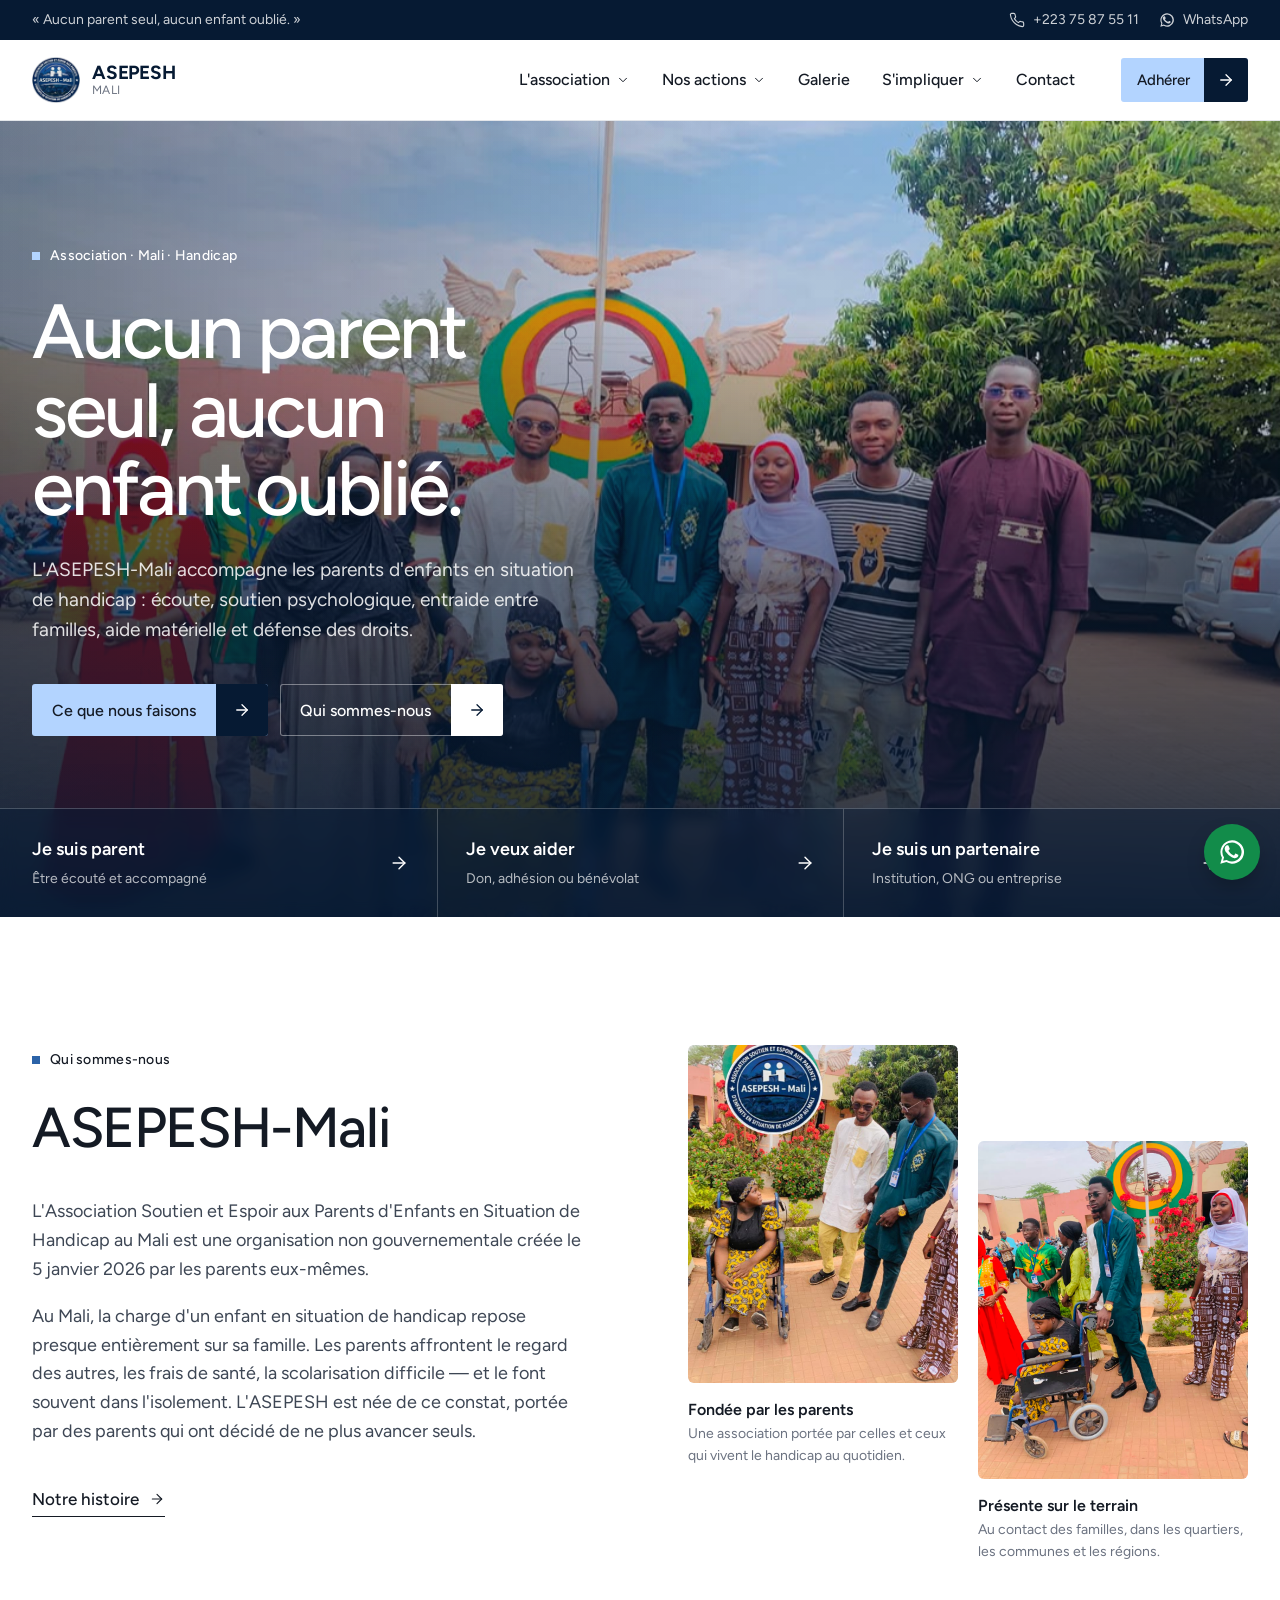
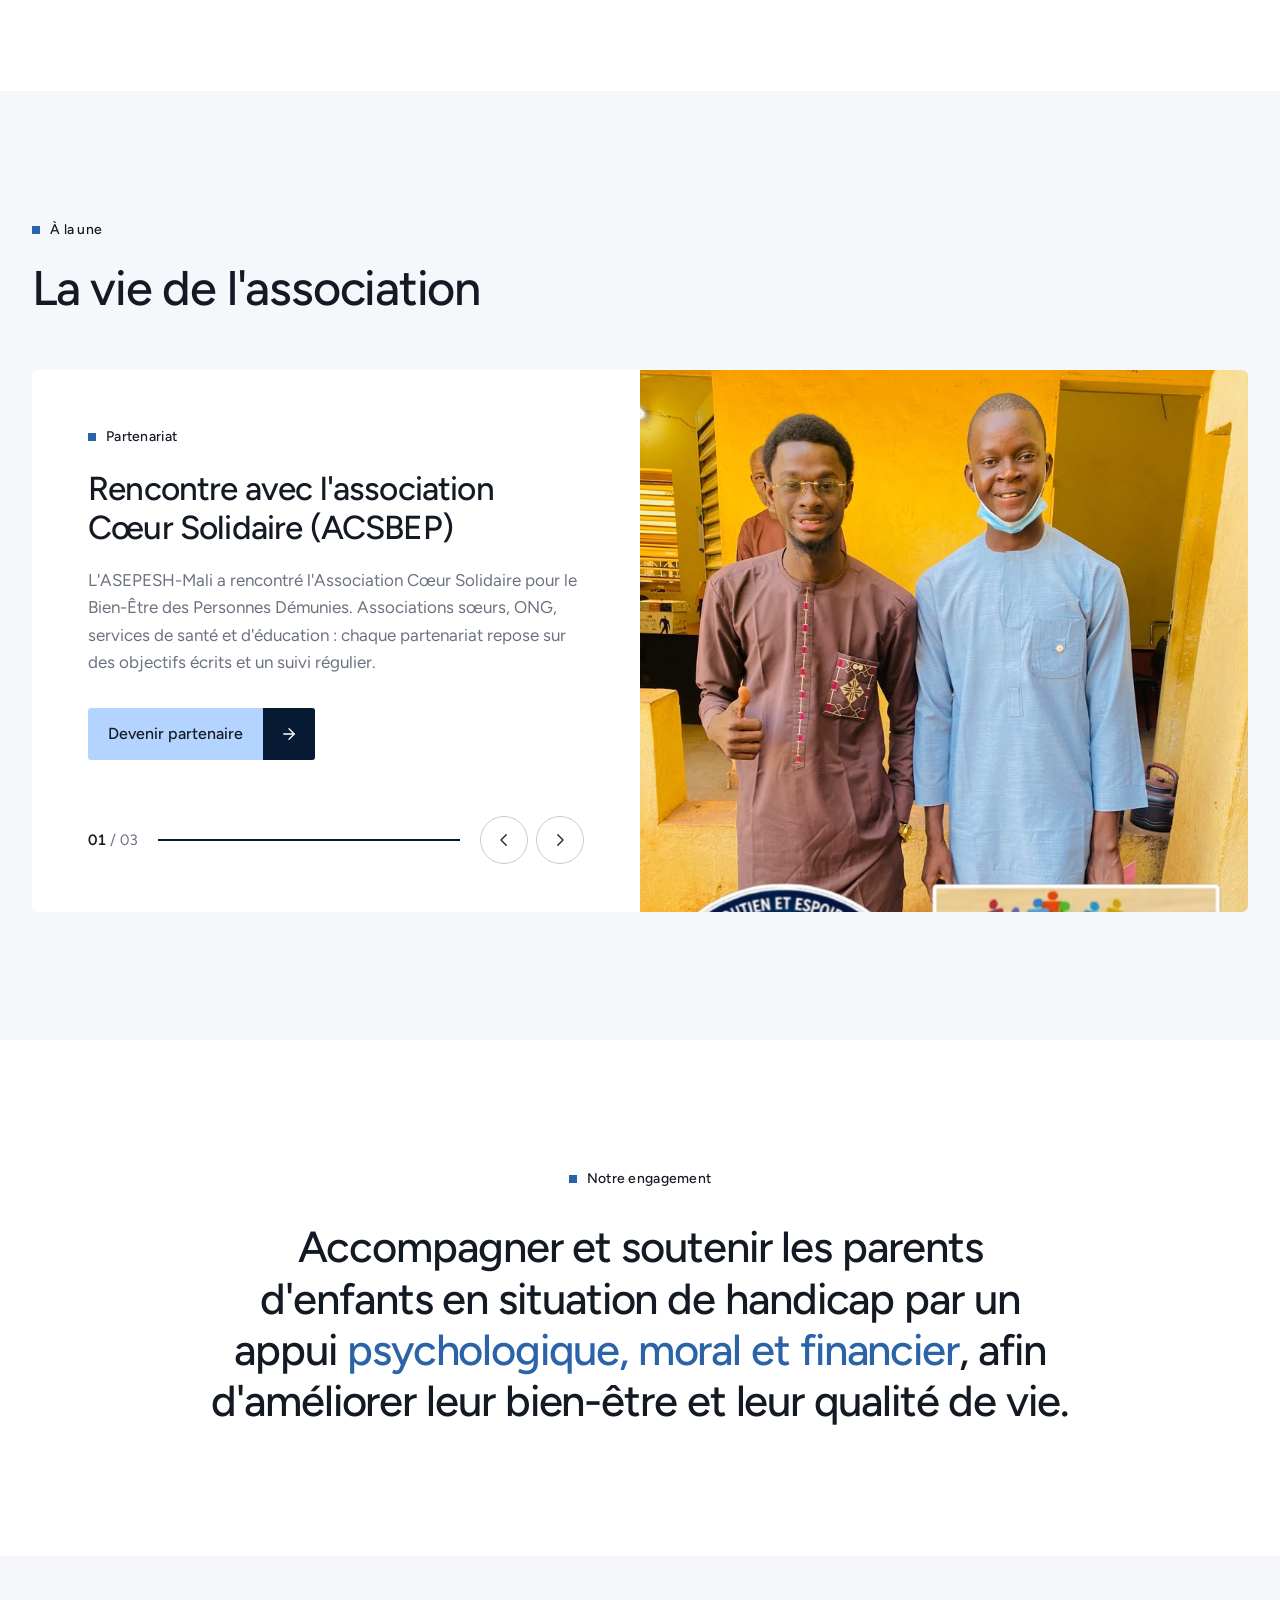
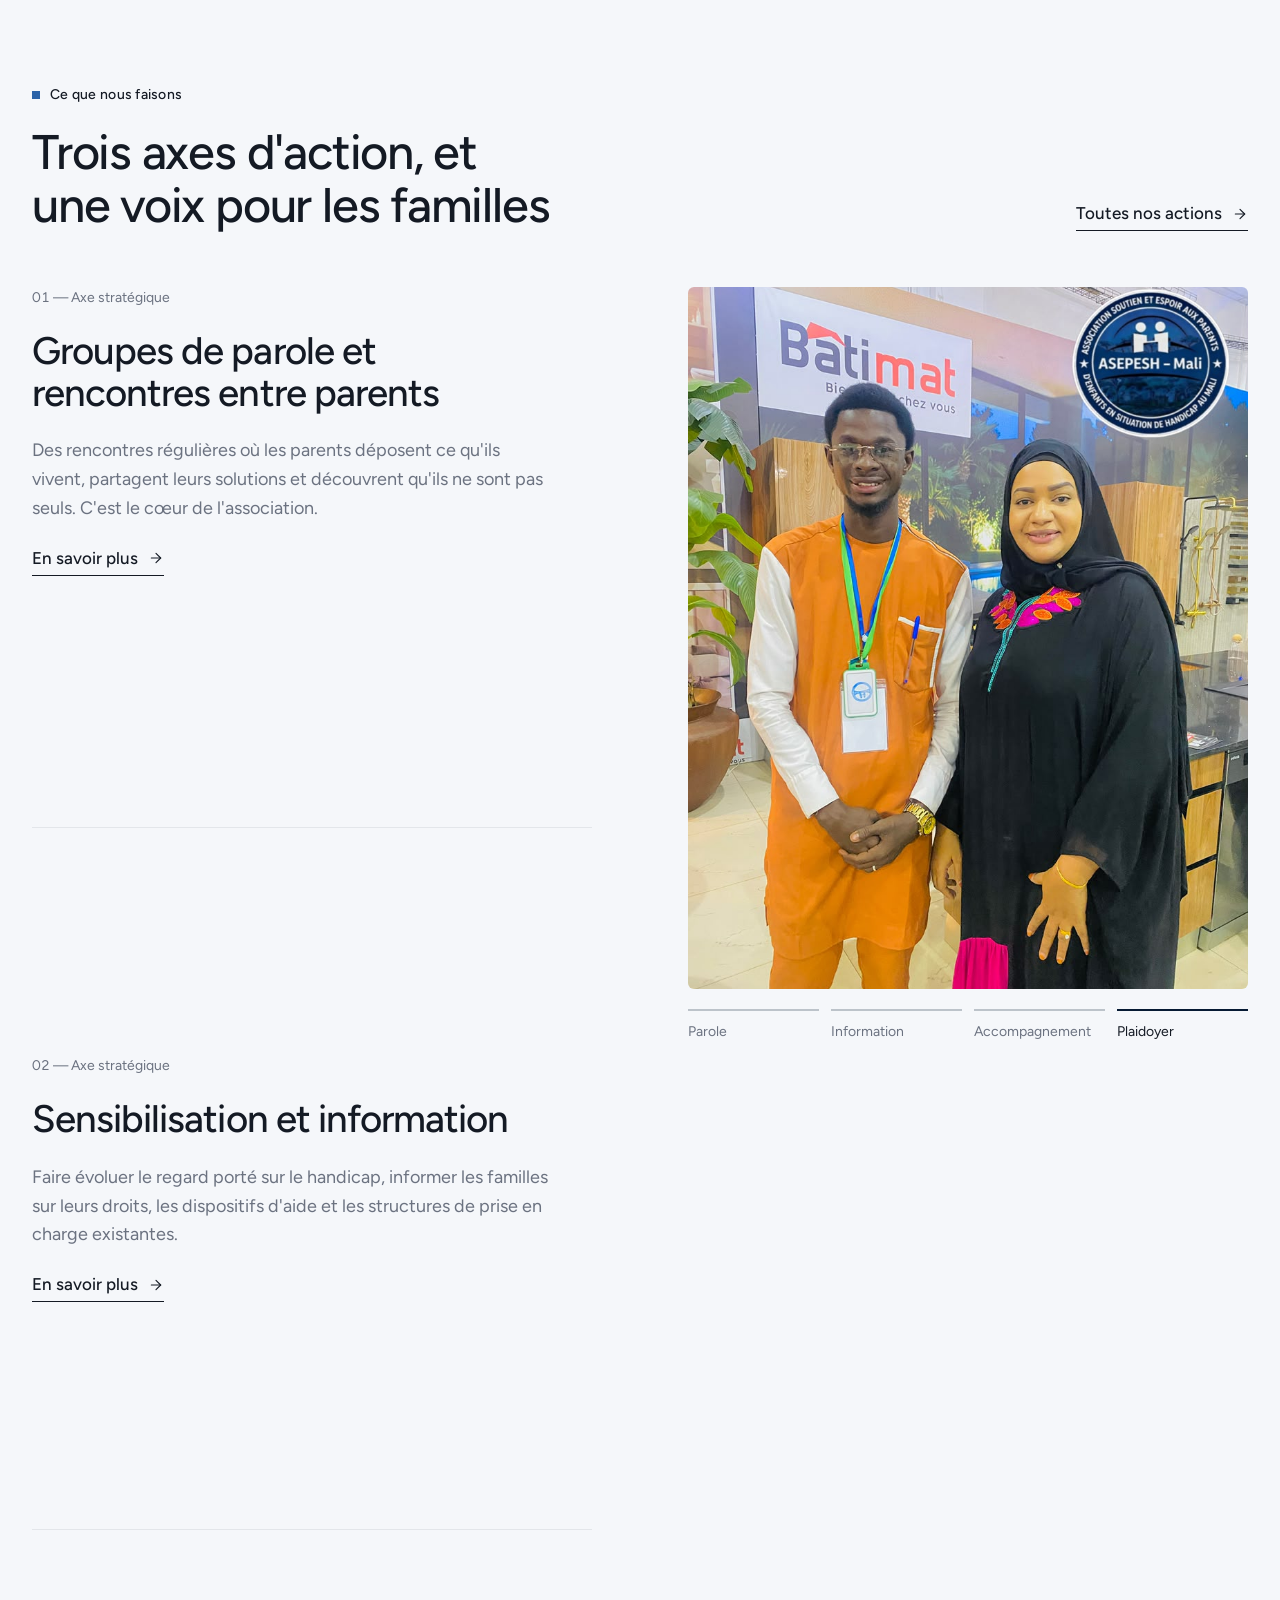
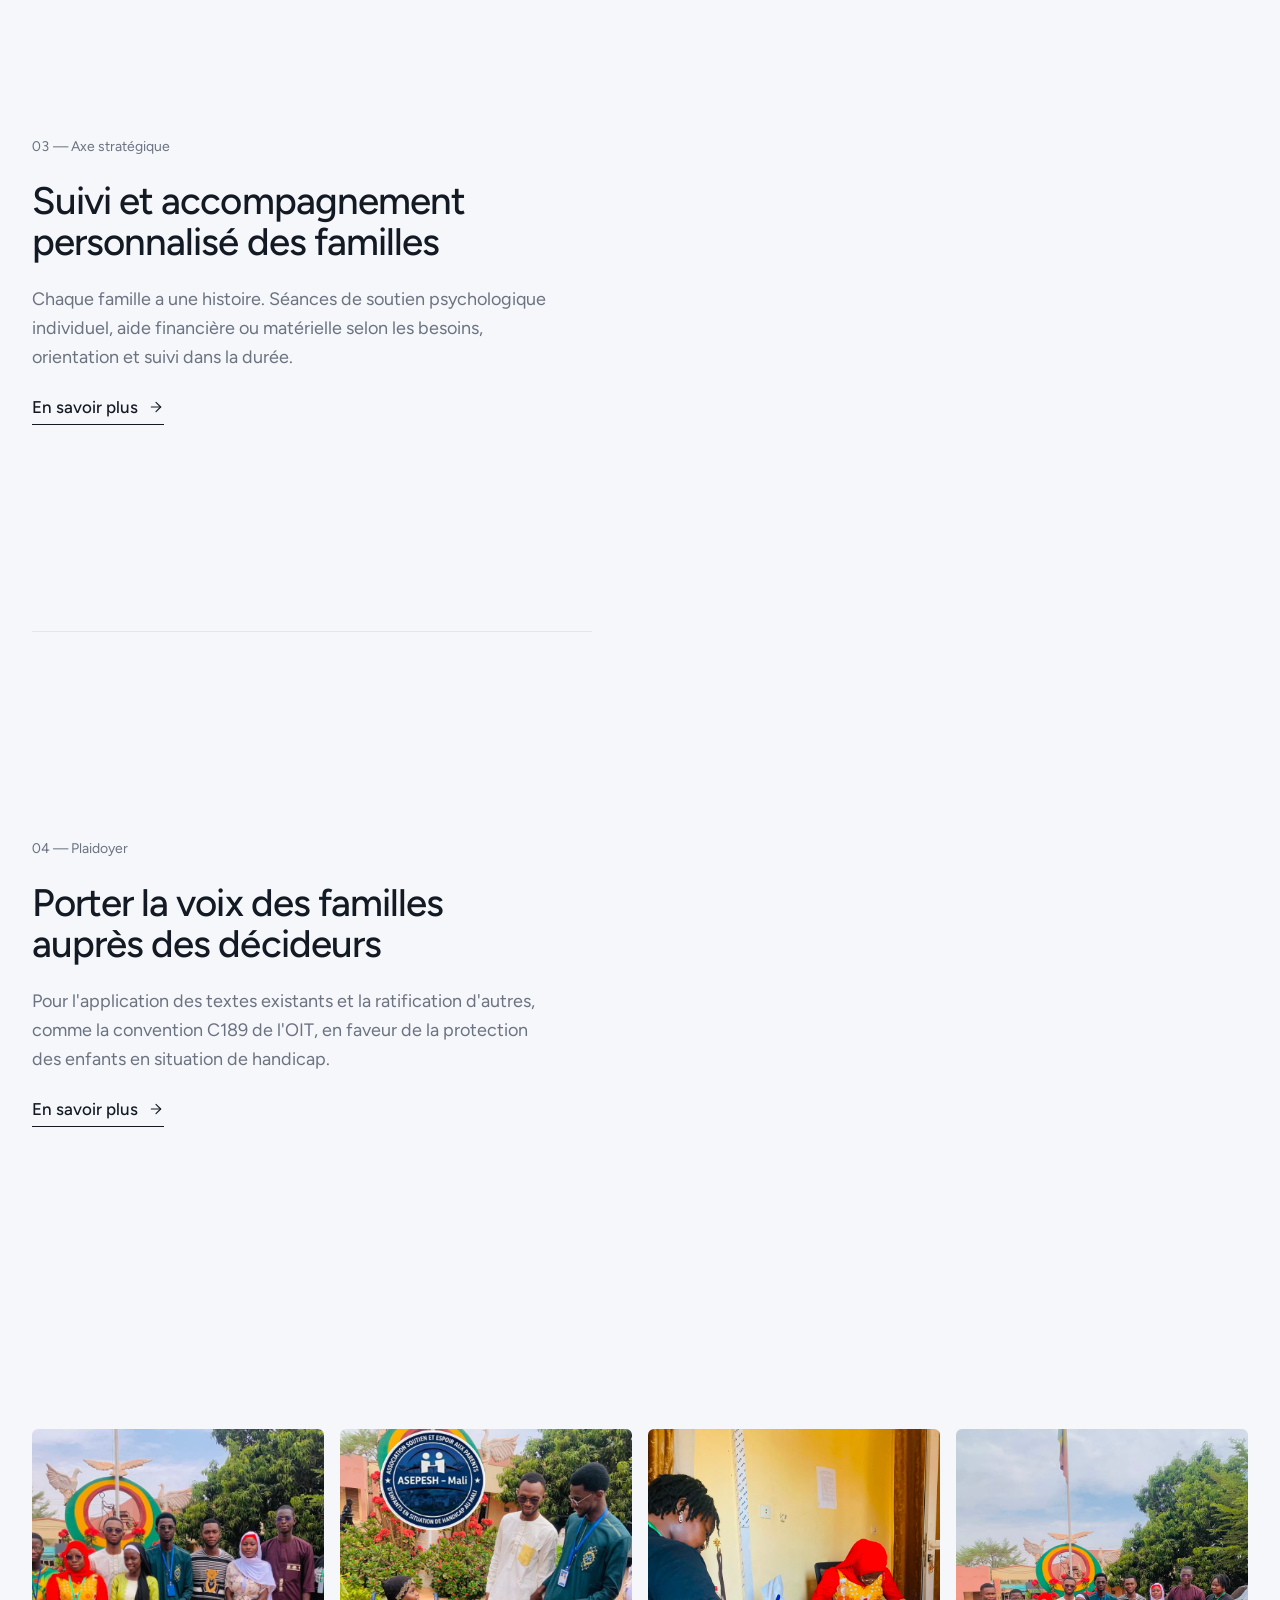
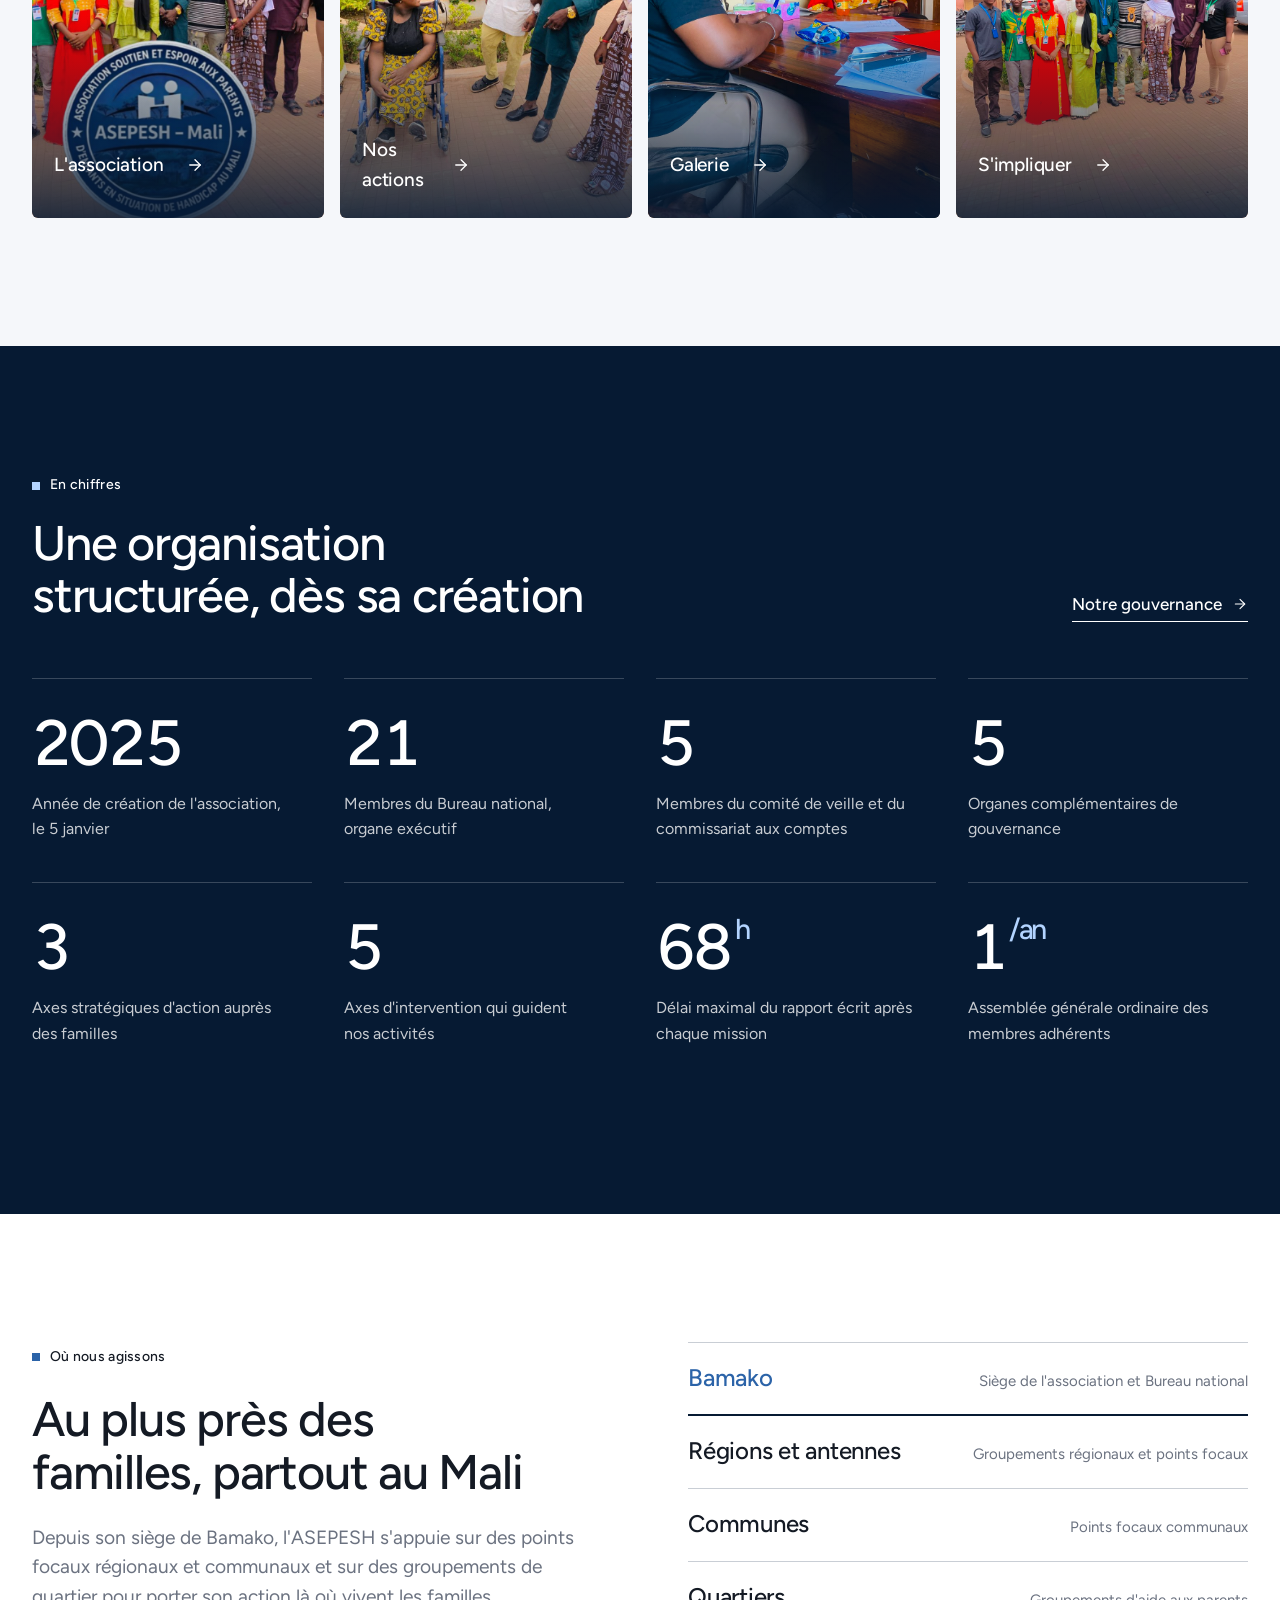
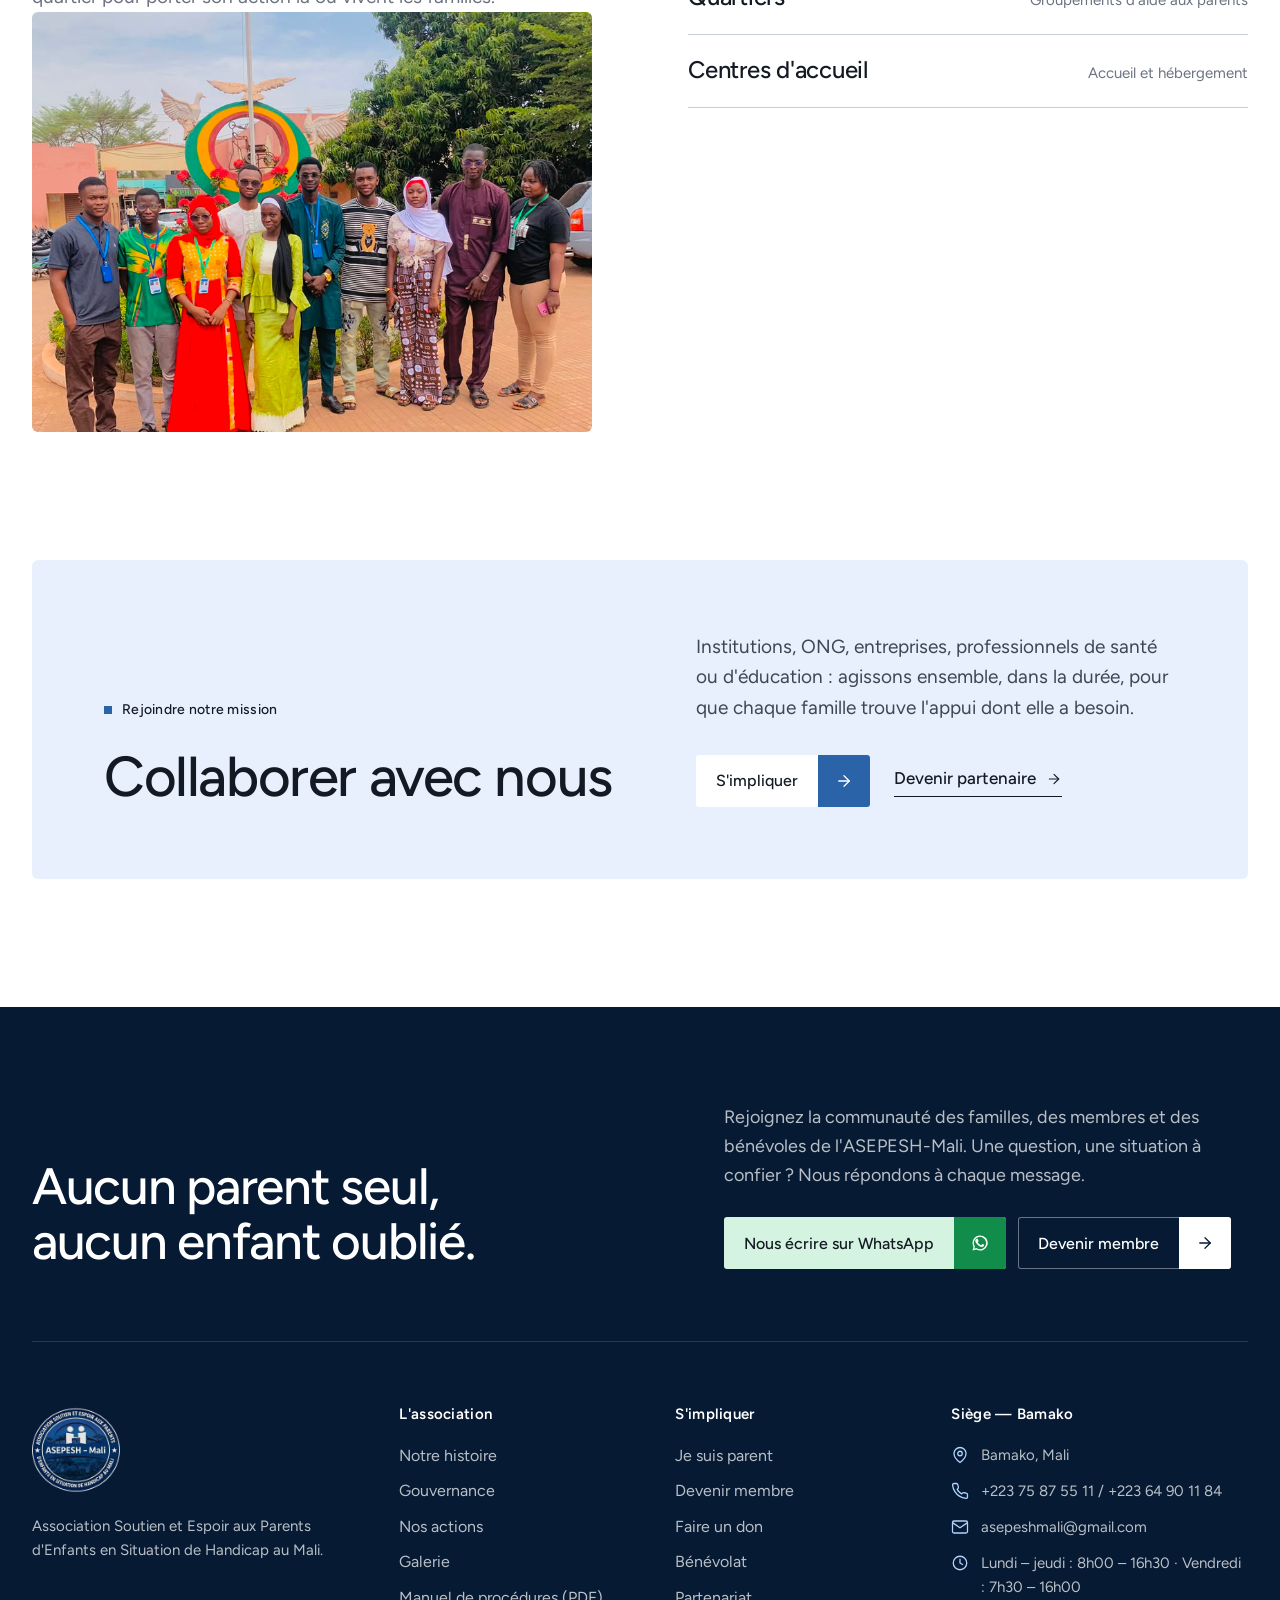
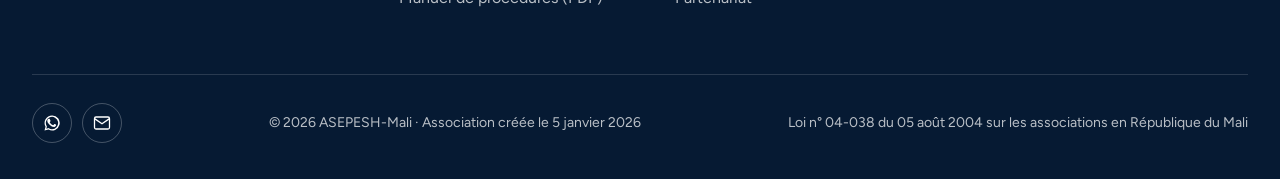
<file: index.html>
<!DOCTYPE html>
<html lang="fr">
<head>
<meta charset="utf-8">
<meta name="viewport" content="width=device-width, initial-scale=1">
<title>ASEPESH-Mali — Soutien et espoir aux parents d'enfants en situation de handicap</title>
<meta name="description" content="L'ASEPESH-Mali accompagne les parents d'enfants en situation de handicap au Mali : soutien psychologique, groupes de parole, aide matérielle, information sur les droits et plaidoyer.">
<meta name="theme-color" content="#061A33">
<link rel="icon" href="assets/logo/favicon.ico" sizes="any">
<link rel="icon" href="assets/logo/favicon-64.png" type="image/png">
<link rel="apple-touch-icon" href="assets/logo/apple-touch-icon.png">
<meta property="og:title" content="ASEPESH-Mali — Aucun parent seul, aucun enfant oublié">
<meta property="og:description" content="Association Soutien et Espoir aux Parents d'Enfants en Situation de Handicap au Mali.">
<meta property="og:type" content="website">
<meta property="og:image" content="assets/logo/logo-512.png">
<link rel="preconnect" href="https://fonts.googleapis.com">
<link rel="preconnect" href="https://fonts.gstatic.com" crossorigin>
<link href="https://fonts.googleapis.com/css2?family=Figtree:wght@400;500;600;700&display=swap" rel="stylesheet">
<link rel="stylesheet" href="css/style.css">
</head>

<body data-page="accueil" data-base="" data-wa="general">
<a class="skip-link" href="#contenu">Aller au contenu</a>
<header class="site-header" id="siteHeader"></header>

<main id="contenu">

  <!-- ============ HÉRO ============ -->
  <section class="hero on-dark">
    <div class="hero-media">
      <img src="assets/img/photo-08.jpg" alt="" data-parallax fetchpriority="high">
    </div>
    <div class="container hero-body">
      <span class="tag">Association · Mali · Handicap</span>
      <h1 class="mt-3">Aucun parent seul, aucun enfant oublié.</h1>
      <p class="lead">
        L'ASEPESH-Mali accompagne les parents d'enfants en situation de handicap :
        écoute, soutien psychologique, entraide entre familles, aide matérielle
        et défense des droits.
      </p>
      <div class="btn-row">
        <a class="btn" href="actions.html">Ce que nous faisons</a>
        <a class="btn btn--line" href="association.html">Qui sommes-nous</a>
      </div>
    </div>

    <div class="hero-doors">
      <div class="container">
        <a class="door" href="adherer.html#parent">
          <span><b>Je suis parent</b><span>Être écouté et accompagné</span></span>
          <span data-icon="arrow"></span>
        </a>
        <a class="door" href="adherer.html#don">
          <span><b>Je veux aider</b><span>Don, adhésion ou bénévolat</span></span>
          <span data-icon="arrow"></span>
        </a>
        <a class="door" href="adherer.html#partenariat">
          <span><b>Je suis un partenaire</b><span>Institution, ONG ou entreprise</span></span>
          <span data-icon="arrow"></span>
        </a>
      </div>
    </div>
  </section>

  <!-- ============ QUI SOMMES-NOUS ============ -->
  <section class="section">
    <div class="container about">
      <div class="reveal">
        <span class="tag">Qui sommes-nous</span>
        <h2 class="mt-3">ASEPESH-Mali</h2>
        <div class="prose mt-4">
          <p>
            L'Association Soutien et Espoir aux Parents d'Enfants en Situation de Handicap au Mali
            est une organisation non gouvernementale créée le <span data-cfg="creation">5 janvier 2026</span>
            par les parents eux-mêmes.
          </p>
          <p>
            Au Mali, la charge d'un enfant en situation de handicap repose presque entièrement sur sa
            famille. Les parents affrontent le regard des autres, les frais de santé, la scolarisation
            difficile — et le font souvent dans l'isolement. L'ASEPESH est née de ce constat, portée
            par des parents qui ont décidé de ne plus avancer seuls.
          </p>
        </div>
        <a class="more mt-4" href="association.html">Notre histoire</a>
      </div>

      <div class="about-pics">
        <figure class="figure reveal">
          <div class="frame"><img src="assets/img/photo-05.jpg" alt="Membres de l'association entourant une participante en fauteuil roulant" loading="lazy"></div>
          <figcaption><b>Fondée par les parents</b>Une association portée par celles et ceux qui vivent le handicap au quotidien.</figcaption>
        </figure>
        <figure class="figure reveal">
          <div class="frame"><img src="assets/img/photo-02.jpg" alt="Membres de l'association accompagnant une personne en fauteuil roulant" loading="lazy"></div>
          <figcaption><b>Présente sur le terrain</b>Au contact des familles, dans les quartiers, les communes et les régions.</figcaption>
        </figure>
      </div>
    </div>
  </section>

  <!-- ============ À LA UNE ============ -->
  <section class="section section--tint">
    <div class="container">
      <div class="head-row">
        <div class="head">
          <span class="tag">À la une</span>
          <h2>La vie de l'association</h2>
        </div>
      </div>

      <div class="feature reveal" data-slider>
        <div>
          <div class="feature-slides">
            <article class="feature-slide">
              <span class="tag">Partenariat</span>
              <h3>Rencontre avec l'association Cœur Solidaire (ACSBEP)</h3>
              <p>
                L'ASEPESH-Mali a rencontré l'Association Cœur Solidaire pour le Bien-Être des
                Personnes Démunies. Associations sœurs, ONG, services de santé et d'éducation :
                chaque partenariat repose sur des objectifs écrits et un suivi régulier.
              </p>
              <div class="btn-row"><a class="btn" href="adherer.html#partenariat">Devenir partenaire</a></div>
            </article>
            <article class="feature-slide">
              <span class="tag">Représentation</span>
              <h3>L'association invitée aux rencontres professionnelles</h3>
              <p>
                L'ASEPESH-Mali est régulièrement invitée à des rencontres politiques ou techniques.
                Chaque mission est encadrée par un ordre de mission signé et donne lieu à un rapport
                écrit dans les 72 heures qui suivent le retour.
              </p>
              <div class="btn-row"><a class="btn" href="actions.html#missions">Nos missions</a></div>
            </article>
            <article class="feature-slide">
              <span class="tag">Adhésions</span>
              <h3>Les adhésions sont ouvertes aux parents, proches et sympathisants</h3>
              <p>
                Les membres adhérents composent l'assemblée générale, l'organe de décision de
                l'association. Ils participent aux orientations, élisent les organes et font vivre
                l'entraide au quotidien.
              </p>
              <div class="btn-row"><a class="btn" href="adherer.html#adhesion">Adhérer</a></div>
            </article>
          </div>
          <div class="feature-ctrl">
            <span class="feature-count"><b>01</b> <i>/ 03</i></span>
            <span class="feature-bar"><span></span></span>
            <div class="feature-arrows">
              <button class="round" type="button" data-prev aria-label="Actualité précédente"><span data-icon="left"></span></button>
              <button class="round" type="button" data-next aria-label="Actualité suivante"><span data-icon="right"></span></button>
            </div>
          </div>
        </div>
        <div class="feature-media">
          <img src="assets/img/photo-10.jpg" alt="Deux responsables associatifs lors d'une rencontre de partenariat" loading="lazy">
          <img src="assets/img/photo-09.jpg" alt="Deux membres de l'association lors d'un salon professionnel" loading="lazy">
          <img src="assets/img/photo-03.jpg" alt="Membres et familles réunis lors d'une rencontre" loading="lazy">
        </div>
      </div>
    </div>
  </section>

  <!-- ============ ENGAGEMENT ============ -->
  <section class="section">
    <div class="container">
      <p class="tag tag-center">Notre engagement</p>
      <p class="statement reveal">
        Accompagner et soutenir les parents d'enfants en situation de handicap par un appui
        <em>psychologique, moral et financier</em>, afin d'améliorer leur bien-être et leur
        qualité de vie.
      </p>
    </div>
  </section>

  <!-- ============ CE QUE NOUS FAISONS ============ -->
  <section class="section section--tint">
    <div class="container">
      <div class="head-row">
        <div class="head">
          <span class="tag">Ce que nous faisons</span>
          <h2>Trois axes d'action, et une voix pour les familles</h2>
        </div>
        <a class="more" href="actions.html">Toutes nos actions</a>
      </div>

      <div class="axes" data-axes>
        <div class="axes-list">
          <article class="axis">
            <div class="axis-pic"><img src="assets/img/photo-03.jpg" alt="" loading="lazy"></div>
            <span class="axis-num">01 — Axe stratégique</span>
            <h3>Groupes de parole et rencontres entre parents</h3>
            <p>
              Des rencontres régulières où les parents déposent ce qu'ils vivent, partagent leurs
              solutions et découvrent qu'ils ne sont pas seuls. C'est le cœur de l'association.
            </p>
            <a class="more" href="actions.html#parole">En savoir plus</a>
          </article>
          <article class="axis">
            <div class="axis-pic"><img src="assets/img/photo-02.jpg" alt="" loading="lazy"></div>
            <span class="axis-num">02 — Axe stratégique</span>
            <h3>Sensibilisation et information</h3>
            <p>
              Faire évoluer le regard porté sur le handicap, informer les familles sur leurs droits,
              les dispositifs d'aide et les structures de prise en charge existantes.
            </p>
            <a class="more" href="actions.html#ecoute">En savoir plus</a>
          </article>
          <article class="axis">
            <div class="axis-pic"><img src="assets/img/photo-04.jpg" alt="" loading="lazy"></div>
            <span class="axis-num">03 — Axe stratégique</span>
            <h3>Suivi et accompagnement personnalisé des familles</h3>
            <p>
              Chaque famille a une histoire. Séances de soutien psychologique individuel,
              aide financière ou matérielle selon les besoins, orientation et suivi dans la durée.
            </p>
            <a class="more" href="actions.html#accompagnement">En savoir plus</a>
          </article>
          <article class="axis">
            <div class="axis-pic"><img src="assets/img/photo-09.jpg" alt="" loading="lazy"></div>
            <span class="axis-num">04 — Plaidoyer</span>
            <h3>Porter la voix des familles auprès des décideurs</h3>
            <p>
              Pour l'application des textes existants et la ratification d'autres, comme la
              convention C189 de l'OIT, en faveur de la protection des enfants en situation de handicap.
            </p>
            <a class="more" href="actions.html#plaidoyer">En savoir plus</a>
          </article>
        </div>

        <div class="axes-stick" aria-hidden="true">
          <div class="axes-frame">
            <img src="assets/img/photo-03.jpg" alt="" loading="lazy">
            <img src="assets/img/photo-02.jpg" alt="" loading="lazy">
            <img src="assets/img/photo-04.jpg" alt="" loading="lazy">
            <img src="assets/img/photo-09.jpg" alt="" loading="lazy">
          </div>
          <div class="axes-nav">
            <a tabindex="-1">Parole</a>
            <a tabindex="-1">Information</a>
            <a tabindex="-1">Accompagnement</a>
            <a tabindex="-1">Plaidoyer</a>
          </div>
        </div>
      </div>

      <div class="tiles">
        <a class="tile reveal" href="association.html">
          <img src="assets/img/photo-07.jpg" alt="" loading="lazy">
          <span>L'association <span data-icon="arrow"></span></span>
        </a>
        <a class="tile reveal" href="actions.html">
          <img src="assets/img/photo-05.jpg" alt="" loading="lazy">
          <span>Nos actions <span data-icon="arrow"></span></span>
        </a>
        <a class="tile reveal" href="galerie.html">
          <img src="assets/img/photo-06.jpg" alt="" loading="lazy">
          <span>Galerie <span data-icon="arrow"></span></span>
        </a>
        <a class="tile reveal" href="adherer.html">
          <img src="assets/img/photo-01.jpg" alt="" loading="lazy">
          <span>S'impliquer <span data-icon="arrow"></span></span>
        </a>
      </div>
    </div>
  </section>

  <!-- ============ EN CHIFFRES ============ -->
  <section class="section section--navy">
    <div class="container">
      <div class="head-row">
        <div class="head">
          <span class="tag">En chiffres</span>
          <h2>Une organisation structurée, dès sa création</h2>
        </div>
        <a class="more" href="association.html#organes">Notre gouvernance</a>
      </div>

      <div class="stats">
        <div class="stat"><span class="stat-num" data-count="2026" data-from="2000">2026</span><p>Année de création de l'association, le 5 janvier</p></div>
        <div class="stat"><span class="stat-num" data-count="21">21</span><p>Membres du Bureau national, organe exécutif</p></div>
        <div class="stat"><span class="stat-num" data-count="5">5</span><p>Membres du comité de veille et du commissariat aux comptes</p></div>
        <div class="stat"><span class="stat-num" data-count="5">5</span><p>Organes complémentaires de gouvernance</p></div>
        <div class="stat"><span class="stat-num" data-count="3">3</span><p>Axes stratégiques d'action auprès des familles</p></div>
        <div class="stat"><span class="stat-num" data-count="5">5</span><p>Axes d'intervention qui guident nos activités</p></div>
        <div class="stat"><span class="stat-num"><span data-count="72">72</span><sup>h</sup></span><p>Délai maximal du rapport écrit après chaque mission</p></div>
        <div class="stat"><span class="stat-num"><span data-count="1">1</span><sup>/an</sup></span><p>Assemblée générale ordinaire des membres adhérents</p></div>
      </div>
    </div>
  </section>

  <!-- ============ OÙ NOUS AGISSONS ============ -->
  <section class="section">
    <div class="container split">
      <div>
        <span class="tag">Où nous agissons</span>
        <h2 class="mt-3">Au plus près des familles, partout au Mali</h2>
        <p class="lead mt-3 muted">
          Depuis son siège de Bamako, l'ASEPESH s'appuie sur des points focaux régionaux et
          communaux et sur des groupements de quartier pour porter son action là où vivent
          les familles.
        </p>
        <figure class="figure figure--land mt-4">
          <div class="frame"><img src="assets/img/photo-01.jpg" alt="L'équipe de l'association devant un monument à Bamako" loading="lazy" style="object-position: center 40%"></div>
        </figure>
      </div>

      <ul class="places" data-places>
        <li class="place"><div class="place-row"><h4>Bamako</h4><p>Siège de l'association et Bureau national</p></div><div class="place-bar"><span></span></div></li>
        <li class="place"><div class="place-row"><h4>Régions et antennes</h4><p>Groupements régionaux et points focaux</p></div><div class="place-bar"><span></span></div></li>
        <li class="place"><div class="place-row"><h4>Communes</h4><p>Points focaux communaux</p></div><div class="place-bar"><span></span></div></li>
        <li class="place"><div class="place-row"><h4>Quartiers</h4><p>Groupements d'aide aux parents</p></div><div class="place-bar"><span></span></div></li>
        <li class="place"><div class="place-row"><h4>Centres d'accueil</h4><p>Accueil et hébergement</p></div><div class="place-bar"><span></span></div></li>
      </ul>
    </div>
  </section>

  <!-- ============ COLLABORER ============ -->
  <section class="section">
    <div class="container">
      <div class="join reveal">
        <div>
          <span class="tag">Rejoindre notre mission</span>
          <h2 class="mt-3">Collaborer avec nous</h2>
        </div>
        <div>
          <p>
            Institutions, ONG, entreprises, professionnels de santé ou d'éducation : agissons
            ensemble, dans la durée, pour que chaque famille trouve l'appui dont elle a besoin.
          </p>
          <div class="btn-row">
            <a class="btn btn--light" href="adherer.html">S'impliquer</a>
            <a class="more" href="adherer.html#partenariat">Devenir partenaire</a>
          </div>
        </div>
      </div>
    </div>
  </section>

</main>

<footer class="site-footer" id="siteFooter"></footer>

<script src="js/config.js"></script>
<script src="js/ui.js"></script>
</body>
</html>
</file>
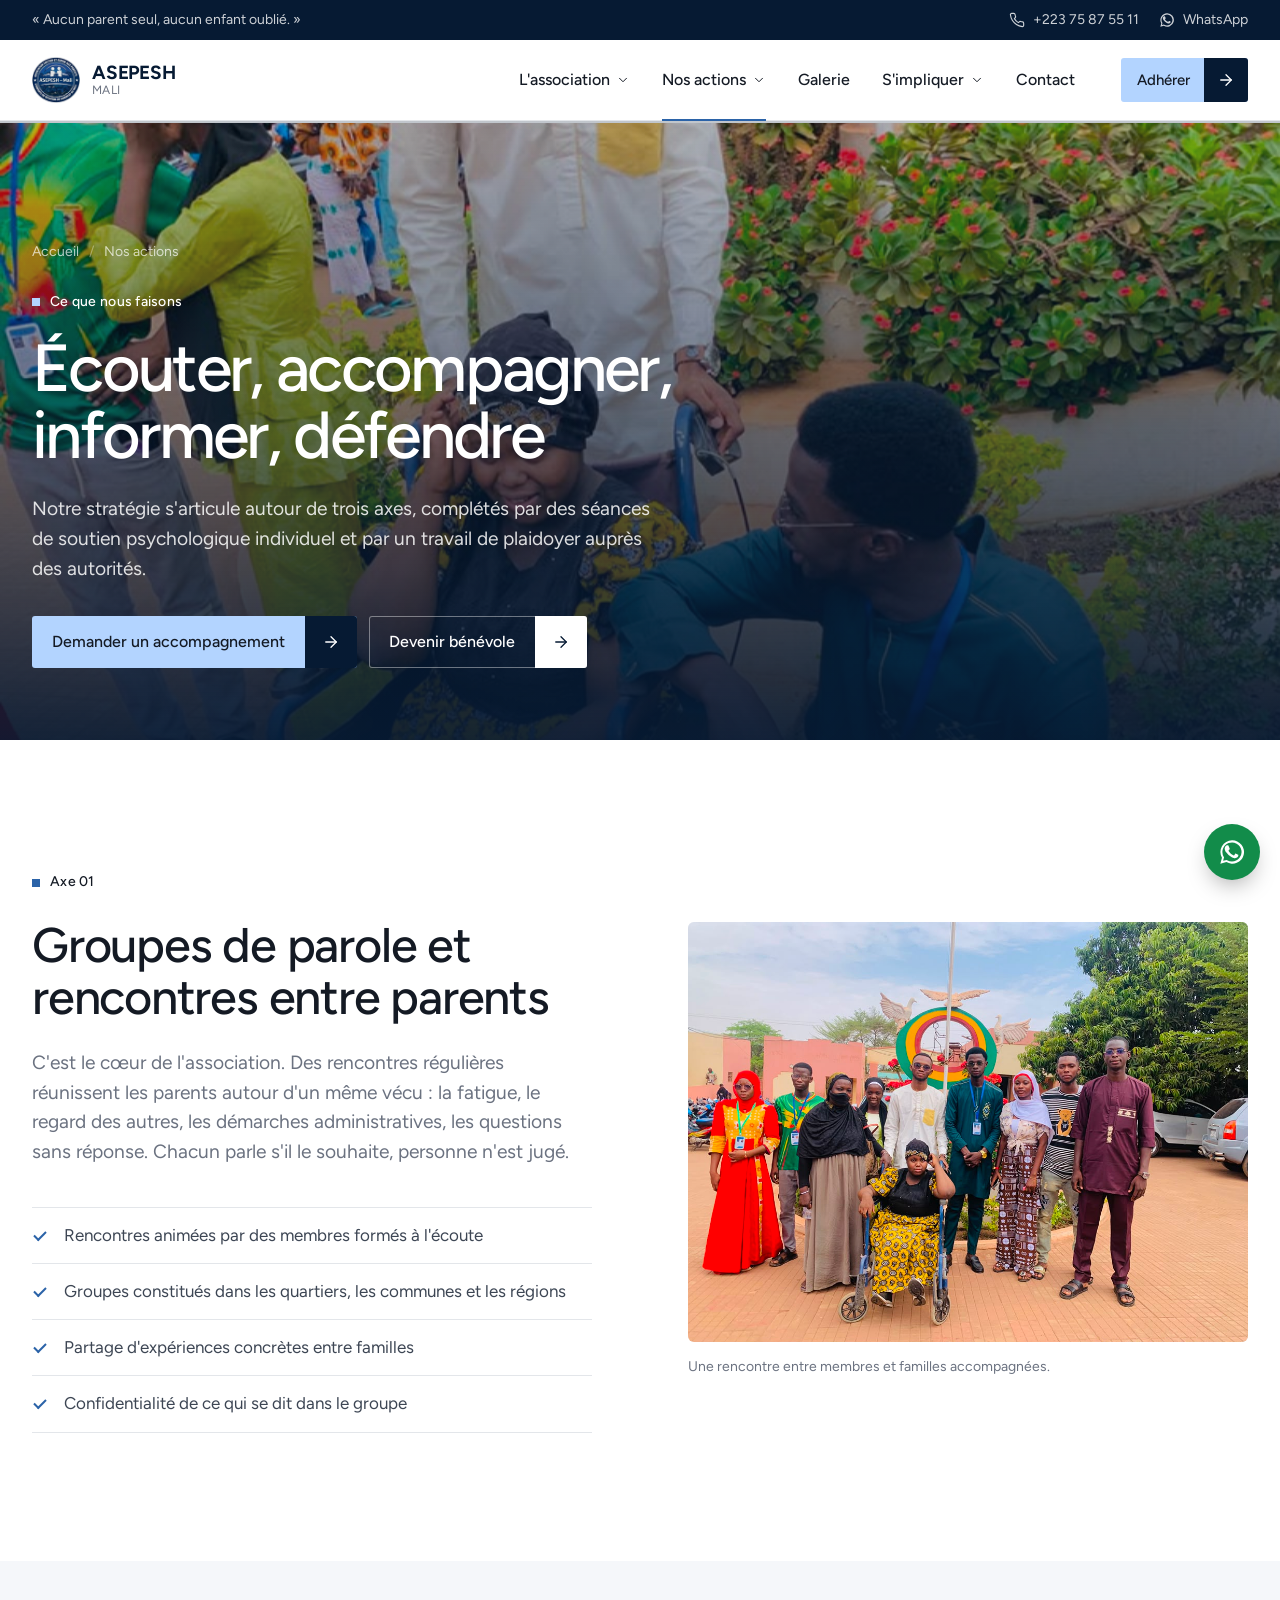
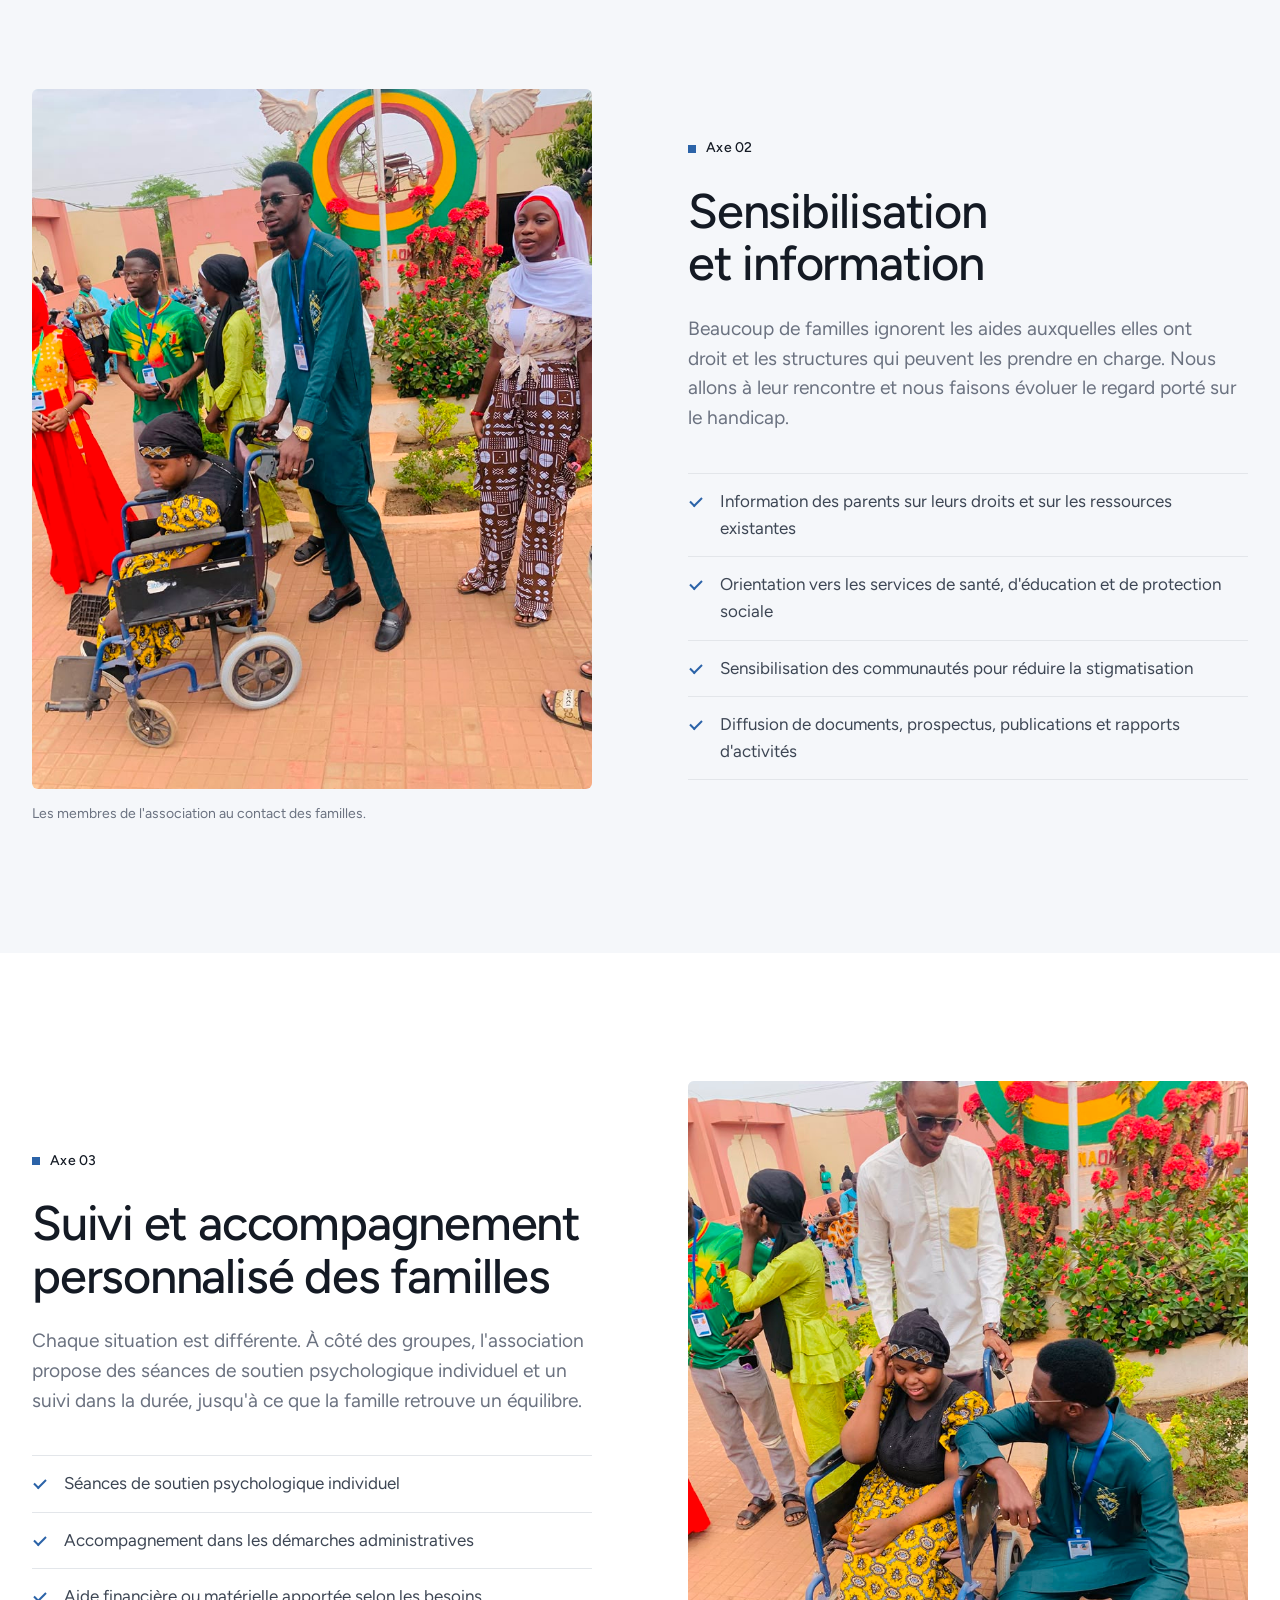
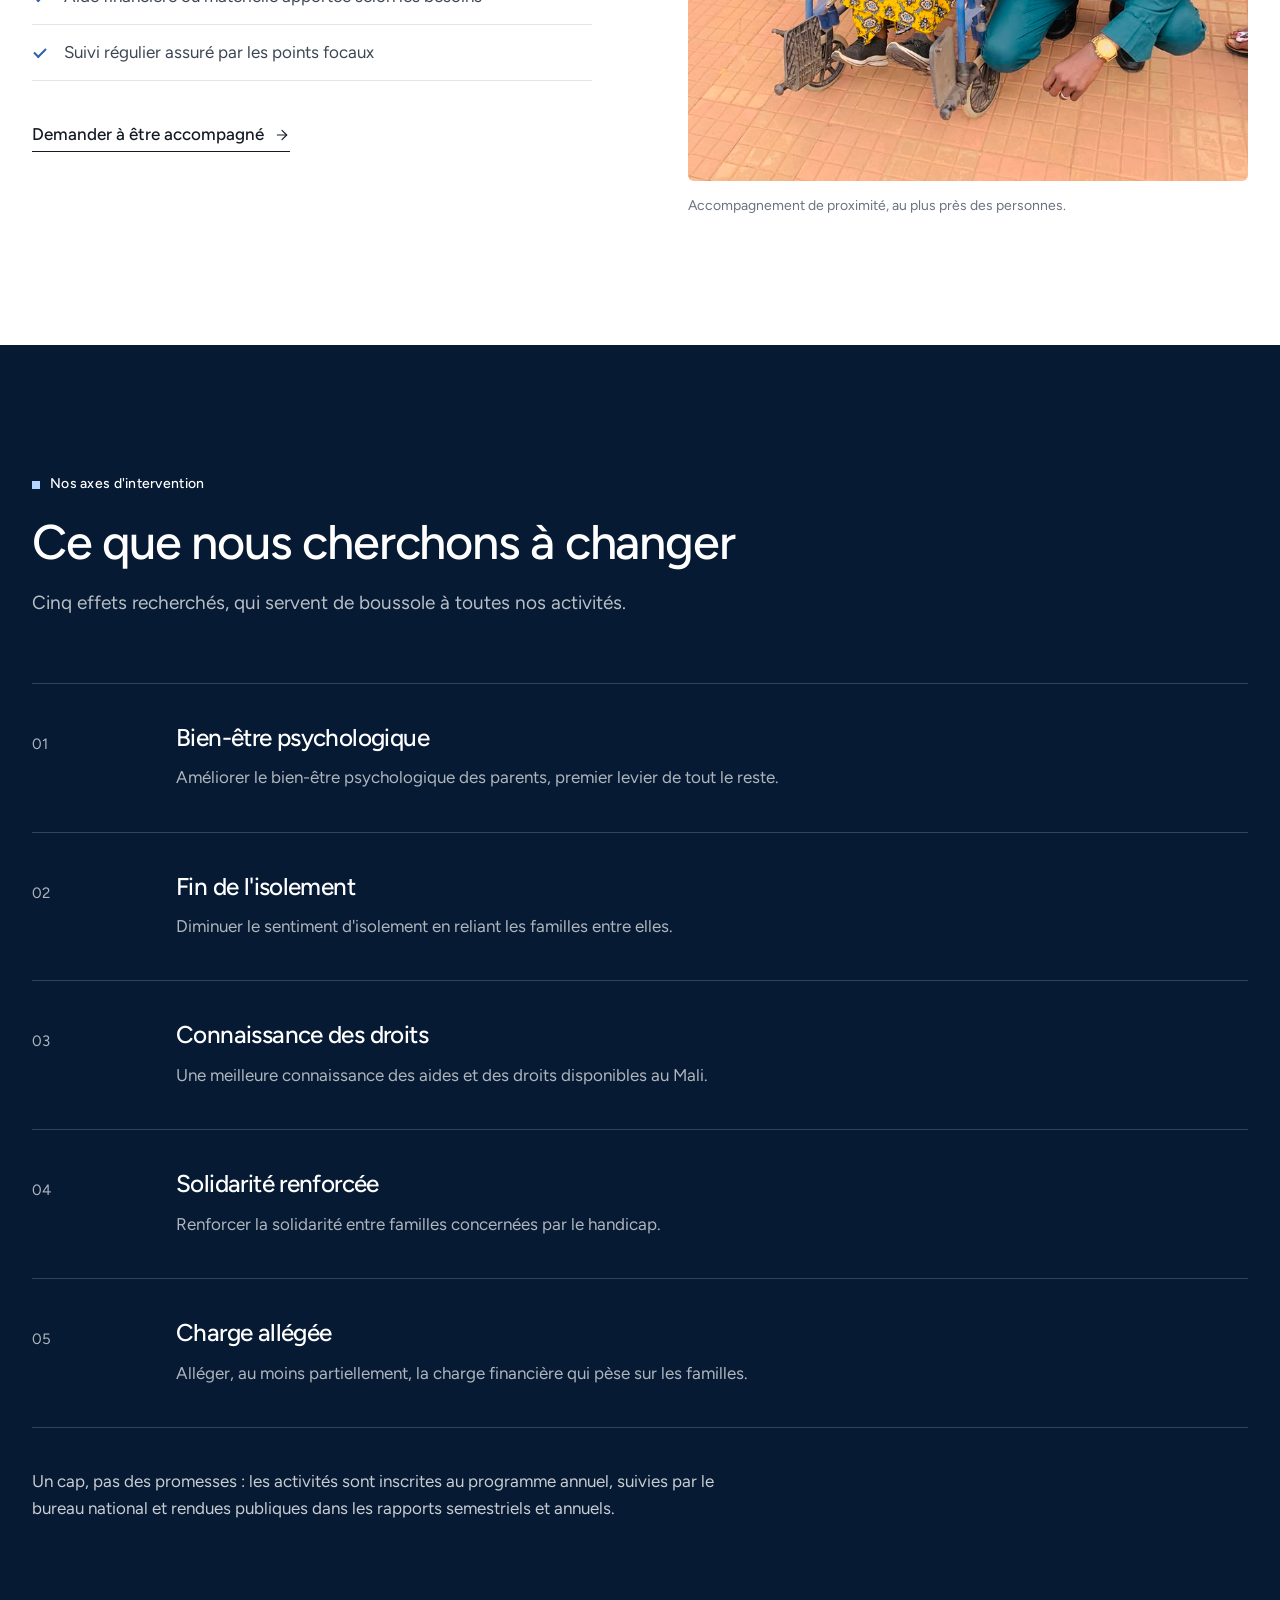
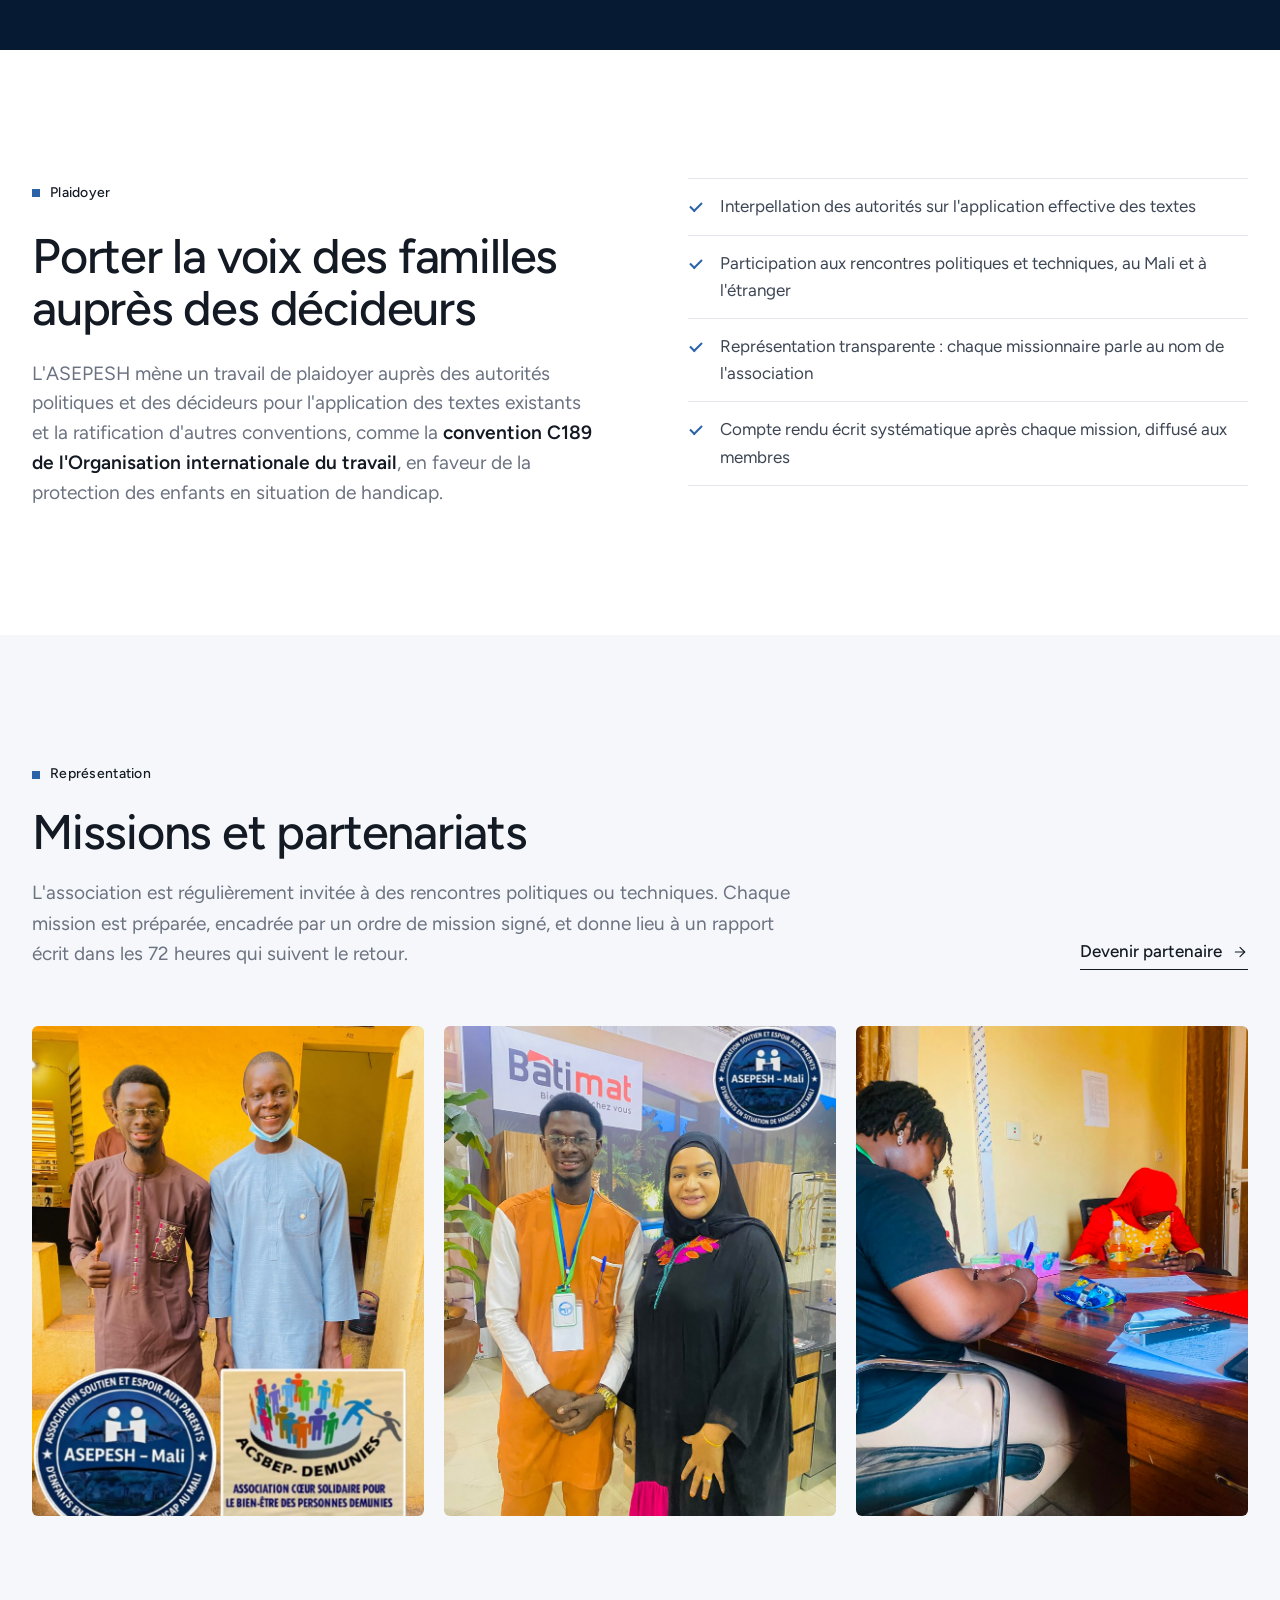
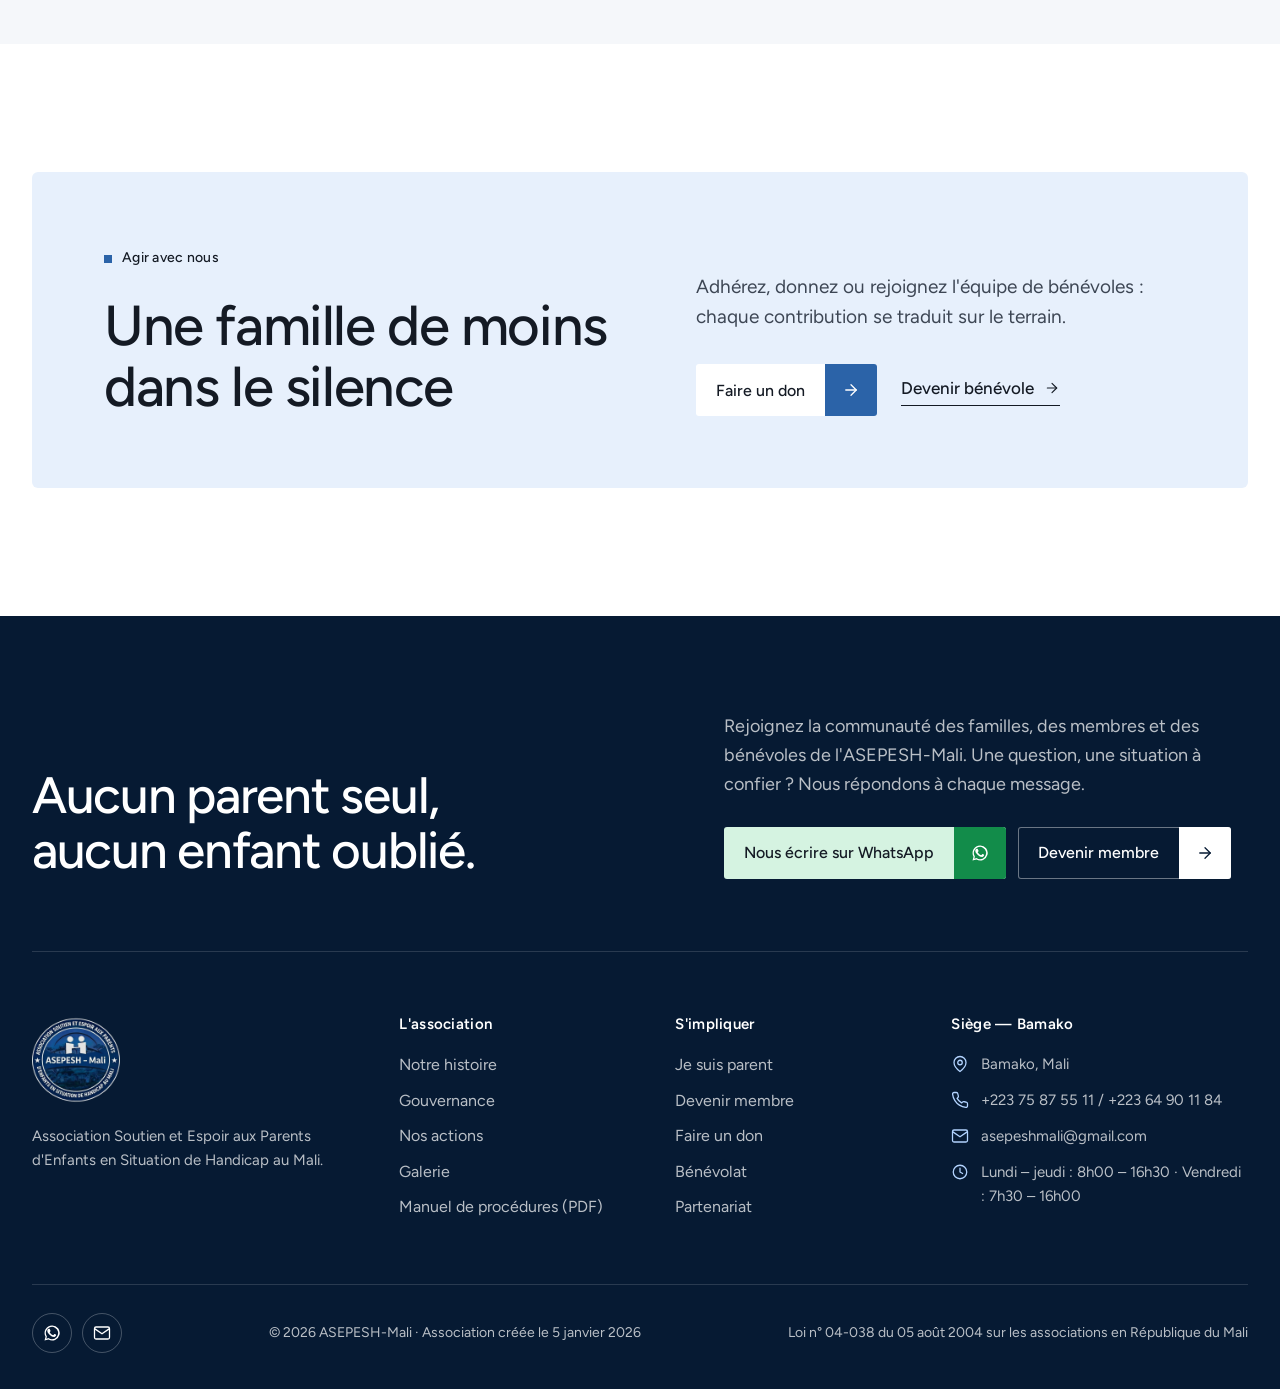
<file: actions.html>
<!DOCTYPE html>
<html lang="fr">
<head>
<meta charset="utf-8">
<meta name="viewport" content="width=device-width, initial-scale=1">
<title>Nos actions — ASEPESH-Mali</title>
<meta name="description" content="Groupes de parole, sensibilisation, accompagnement personnalisé et plaidoyer : les actions de l'ASEPESH-Mali auprès des parents d'enfants en situation de handicap.">
<meta name="theme-color" content="#061A33">
<link rel="icon" href="assets/logo/favicon.ico" sizes="any">
<link rel="icon" href="assets/logo/favicon-64.png" type="image/png">
<link rel="apple-touch-icon" href="assets/logo/apple-touch-icon.png">
<link rel="preconnect" href="https://fonts.googleapis.com">
<link rel="preconnect" href="https://fonts.gstatic.com" crossorigin>
<link href="https://fonts.googleapis.com/css2?family=Figtree:wght@400;500;600;700&display=swap" rel="stylesheet">
<link rel="stylesheet" href="css/style.css">
</head>

<body data-page="actions" data-base="" data-wa="ecoute">
<a class="skip-link" href="#contenu">Aller au contenu</a>
<header class="site-header" id="siteHeader"></header>

<main id="contenu">

  <section class="page-hero on-dark">
    <div class="hero-media"><img src="assets/img/photo-04.jpg" alt="" data-parallax style="object-position:center 35%"></div>
    <div class="container">
      <nav class="crumb" aria-label="Fil d'Ariane">
        <a href="index.html">Accueil</a><i>/</i><span>Nos actions</span>
      </nav>
      <span class="tag">Ce que nous faisons</span>
      <h1>Écouter, accompagner, informer, défendre</h1>
      <p class="lead">
        Notre stratégie s'articule autour de trois axes, complétés par des séances de soutien
        psychologique individuel et par un travail de plaidoyer auprès des autorités.
      </p>
      <div class="btn-row">
        <a class="btn" href="contact.html?sujet=Demande%20d%27accompagnement">Demander un accompagnement</a>
        <a class="btn btn--line" href="adherer.html#benevolat">Devenir bénévole</a>
      </div>
    </div>
  </section>

  <!-- ============ AXE 1 ============ -->
  <section class="section" id="parole">
    <div class="container split split--media">
      <div>
        <span class="tag">Axe 01</span>
        <h2 class="mt-3">Groupes de parole et rencontres entre parents</h2>
        <p class="lead mt-3 muted">
          C'est le cœur de l'association. Des rencontres régulières réunissent les parents autour
          d'un même vécu : la fatigue, le regard des autres, les démarches administratives, les
          questions sans réponse. Chacun parle s'il le souhaite, personne n'est jugé.
        </p>
        <ul class="ticks mt-4">
          <li>Rencontres animées par des membres formés à l'écoute</li>
          <li>Groupes constitués dans les quartiers, les communes et les régions</li>
          <li>Partage d'expériences concrètes entre familles</li>
          <li>Confidentialité de ce qui se dit dans le groupe</li>
        </ul>
      </div>
      <figure class="figure figure--land reveal">
        <div class="frame"><img src="assets/img/photo-03.jpg" alt="Groupe de membres de l'association réunis à l'extérieur" loading="lazy"></div>
        <figcaption>Une rencontre entre membres et familles accompagnées.</figcaption>
      </figure>
    </div>
  </section>

  <!-- ============ AXE 2 ============ -->
  <section class="section section--tint" id="ecoute">
    <div class="container split split--media">
      <figure class="figure reveal">
        <div class="frame"><img src="assets/img/photo-02.jpg" alt="Membres de l'association accompagnant une personne en fauteuil roulant" loading="lazy"></div>
        <figcaption>Les membres de l'association au contact des familles.</figcaption>
      </figure>
      <div>
        <span class="tag">Axe 02</span>
        <h2 class="mt-3">Sensibilisation et information</h2>
        <p class="lead mt-3 muted">
          Beaucoup de familles ignorent les aides auxquelles elles ont droit et les structures qui
          peuvent les prendre en charge. Nous allons à leur rencontre et nous faisons évoluer le
          regard porté sur le handicap.
        </p>
        <ul class="ticks mt-4">
          <li>Information des parents sur leurs droits et sur les ressources existantes</li>
          <li>Orientation vers les services de santé, d'éducation et de protection sociale</li>
          <li>Sensibilisation des communautés pour réduire la stigmatisation</li>
          <li>Diffusion de documents, prospectus, publications et rapports d'activités</li>
        </ul>
      </div>
    </div>
  </section>

  <!-- ============ AXE 3 ============ -->
  <section class="section" id="accompagnement">
    <div class="container split split--media">
      <div>
        <span class="tag">Axe 03</span>
        <h2 class="mt-3">Suivi et accompagnement personnalisé des familles</h2>
        <p class="lead mt-3 muted">
          Chaque situation est différente. À côté des groupes, l'association propose des séances
          de soutien psychologique individuel et un suivi dans la durée, jusqu'à ce que la famille
          retrouve un équilibre.
        </p>
        <ul class="ticks mt-4">
          <li>Séances de soutien psychologique individuel</li>
          <li>Accompagnement dans les démarches administratives</li>
          <li>Aide financière ou matérielle apportée selon les besoins</li>
          <li>Suivi régulier assuré par les points focaux</li>
        </ul>
        <a class="more mt-4" href="contact.html?sujet=Demande%20d%27accompagnement">Demander à être accompagné</a>
      </div>
      <figure class="figure reveal">
        <div class="frame"><img src="assets/img/photo-04.jpg" alt="Un membre de l'association accompagne une jeune femme en fauteuil roulant" loading="lazy"></div>
        <figcaption>Accompagnement de proximité, au plus près des personnes.</figcaption>
      </figure>
    </div>
  </section>

  <!-- ============ AXES D'INTERVENTION ============ -->
  <section class="section section--navy">
    <div class="container">
      <div class="head">
        <span class="tag">Nos axes d'intervention</span>
        <h2>Ce que nous cherchons à changer</h2>
        <p>Cinq effets recherchés, qui servent de boussole à toutes nos activités.</p>
      </div>

      <ol class="numbered numbered--dark">
        <li><span class="num">01</span><div><h3>Bien-être psychologique</h3><p>Améliorer le bien-être psychologique des parents, premier levier de tout le reste.</p></div></li>
        <li><span class="num">02</span><div><h3>Fin de l'isolement</h3><p>Diminuer le sentiment d'isolement en reliant les familles entre elles.</p></div></li>
        <li><span class="num">03</span><div><h3>Connaissance des droits</h3><p>Une meilleure connaissance des aides et des droits disponibles au Mali.</p></div></li>
        <li><span class="num">04</span><div><h3>Solidarité renforcée</h3><p>Renforcer la solidarité entre familles concernées par le handicap.</p></div></li>
        <li><span class="num">05</span><div><h3>Charge allégée</h3><p>Alléger, au moins partiellement, la charge financière qui pèse sur les familles.</p></div></li>
      </ol>

      <p class="mt-4 narrow">
        Un cap, pas des promesses : les activités sont inscrites au programme annuel, suivies par le
        bureau national et rendues publiques dans les rapports semestriels et annuels.
      </p>
    </div>
  </section>

  <!-- ============ PLAIDOYER ============ -->
  <section class="section" id="plaidoyer">
    <div class="container split">
      <div>
        <span class="tag">Plaidoyer</span>
        <h2 class="mt-3">Porter la voix des familles auprès des décideurs</h2>
        <p class="lead mt-3 muted">
          L'ASEPESH mène un travail de plaidoyer auprès des autorités politiques et des décideurs
          pour l'application des textes existants et la ratification d'autres conventions, comme la
          <strong>convention C189 de l'Organisation internationale du travail</strong>, en faveur de
          la protection des enfants en situation de handicap.
        </p>
      </div>
      <ul class="ticks">
        <li>Interpellation des autorités sur l'application effective des textes</li>
        <li>Participation aux rencontres politiques et techniques, au Mali et à l'étranger</li>
        <li>Représentation transparente : chaque missionnaire parle au nom de l'association</li>
        <li>Compte rendu écrit systématique après chaque mission, diffusé aux membres</li>
      </ul>
    </div>
  </section>

  <!-- ============ MISSIONS ============ -->
  <section class="section section--tint" id="missions">
    <div class="container">
      <div class="head-row">
        <div class="head">
          <span class="tag">Représentation</span>
          <h2>Missions et partenariats</h2>
          <p>
            L'association est régulièrement invitée à des rencontres politiques ou techniques.
            Chaque mission est préparée, encadrée par un ordre de mission signé, et donne lieu à un
            rapport écrit dans les 72 heures qui suivent le retour.
          </p>
        </div>
        <a class="more" href="adherer.html#partenariat">Devenir partenaire</a>
      </div>

      <div class="gallery gallery--row">
        <figure class="gal-item reveal" data-lightbox="assets/img/photo-10.jpg" data-caption="Rencontre avec l'Association Cœur Solidaire pour le Bien-Être des Personnes Démunies (ACSBEP).">
          <img src="assets/img/photo-10.jpg" alt="Deux responsables associatifs lors d'une rencontre de partenariat" loading="lazy">
          <figcaption>Rencontre inter-associative</figcaption>
        </figure>
        <figure class="gal-item reveal" data-lightbox="assets/img/photo-09.jpg" data-caption="Représentation de l'ASEPESH-Mali lors d'un salon professionnel.">
          <img src="assets/img/photo-09.jpg" alt="Deux membres de l'association lors d'un salon professionnel" loading="lazy">
          <figcaption>Représentation extérieure</figcaption>
        </figure>
        <figure class="gal-item reveal" data-lightbox="assets/img/photo-06.jpg" data-caption="Préparation des dossiers au siège de l'association.">
          <img src="assets/img/photo-06.jpg" alt="Travail administratif au siège de l'association" loading="lazy">
          <figcaption>Préparation des dossiers</figcaption>
        </figure>
      </div>
    </div>
  </section>

  <!-- ============ AGIR ============ -->
  <section class="section">
    <div class="container">
      <div class="join reveal">
        <div>
          <span class="tag">Agir avec nous</span>
          <h2 class="mt-3">Une famille de moins dans le silence</h2>
        </div>
        <div>
          <p>Adhérez, donnez ou rejoignez l'équipe de bénévoles : chaque contribution se traduit sur le terrain.</p>
          <div class="btn-row">
            <a class="btn btn--light" href="adherer.html#don">Faire un don</a>
            <a class="more" href="adherer.html#benevolat">Devenir bénévole</a>
          </div>
        </div>
      </div>
    </div>
  </section>

</main>

<footer class="site-footer" id="siteFooter"></footer>

<script src="js/config.js"></script>
<script src="js/ui.js"></script>
</body>
</html>
</file>
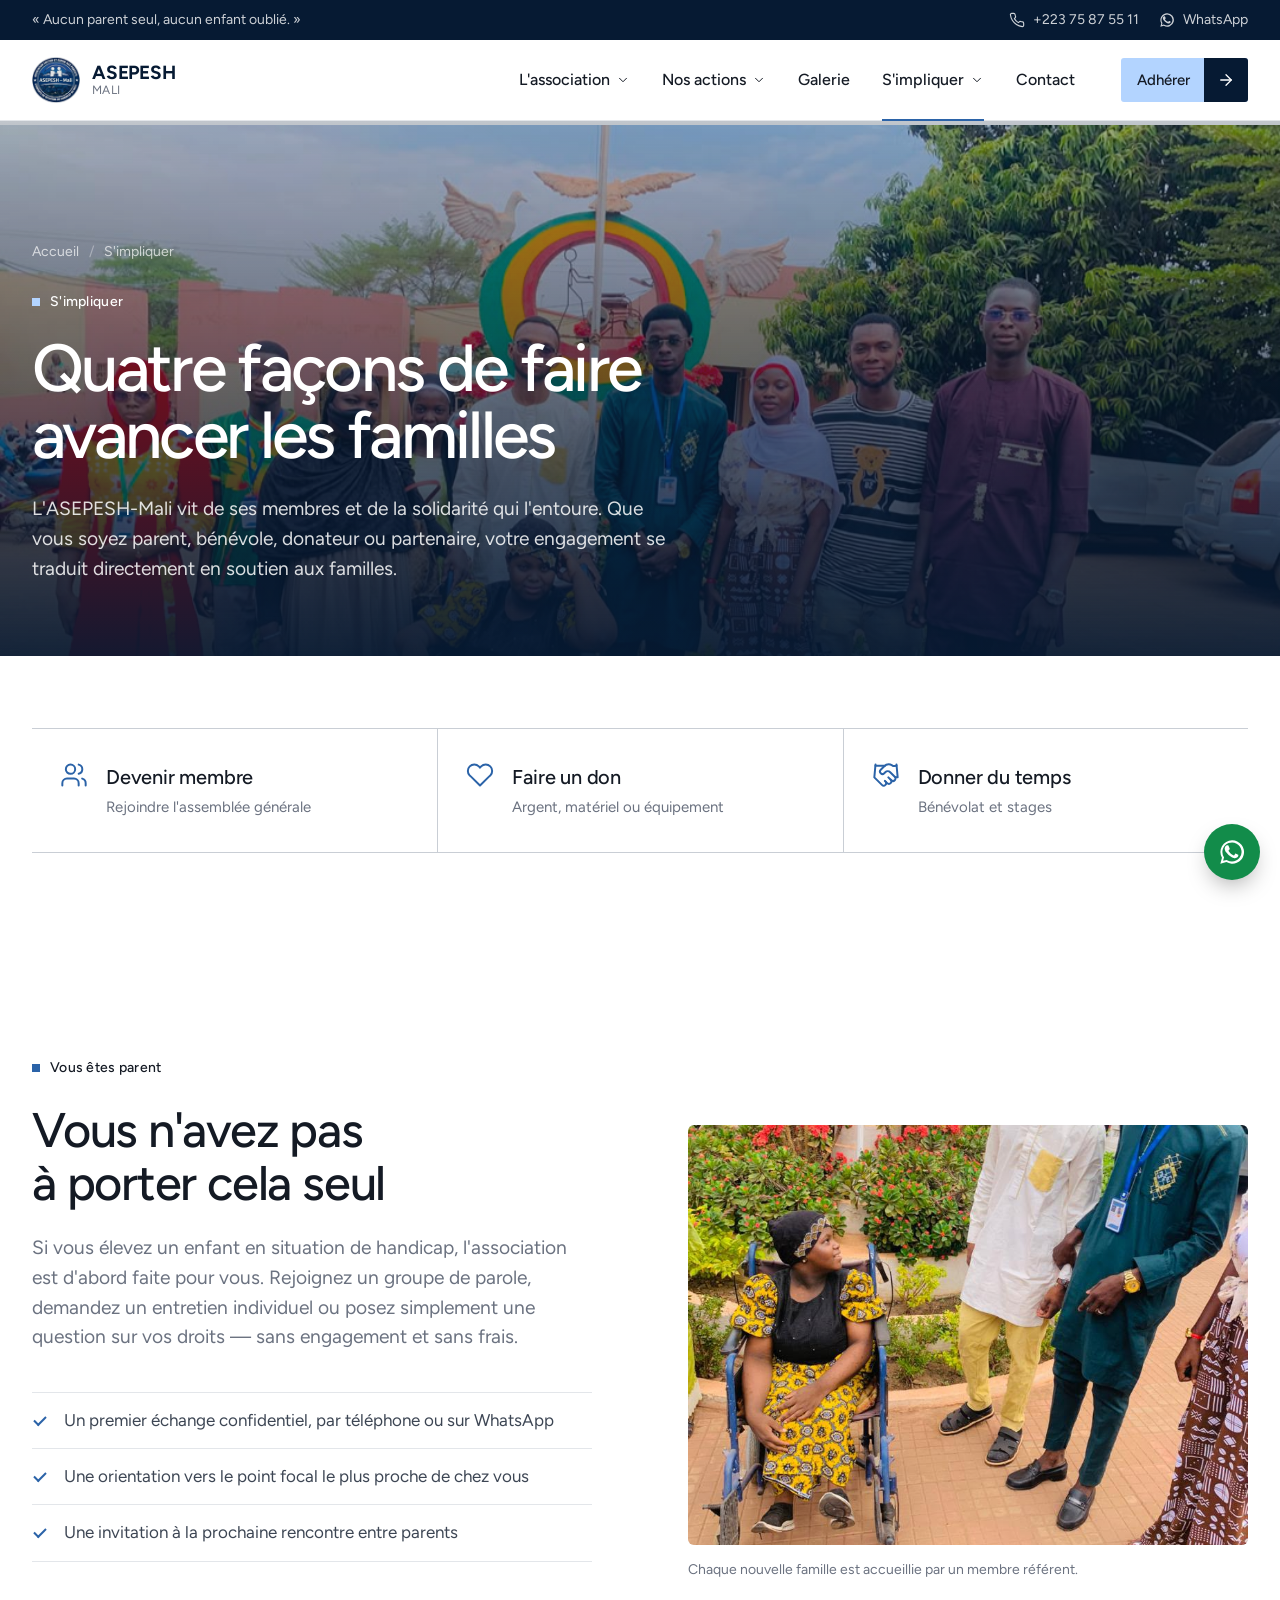
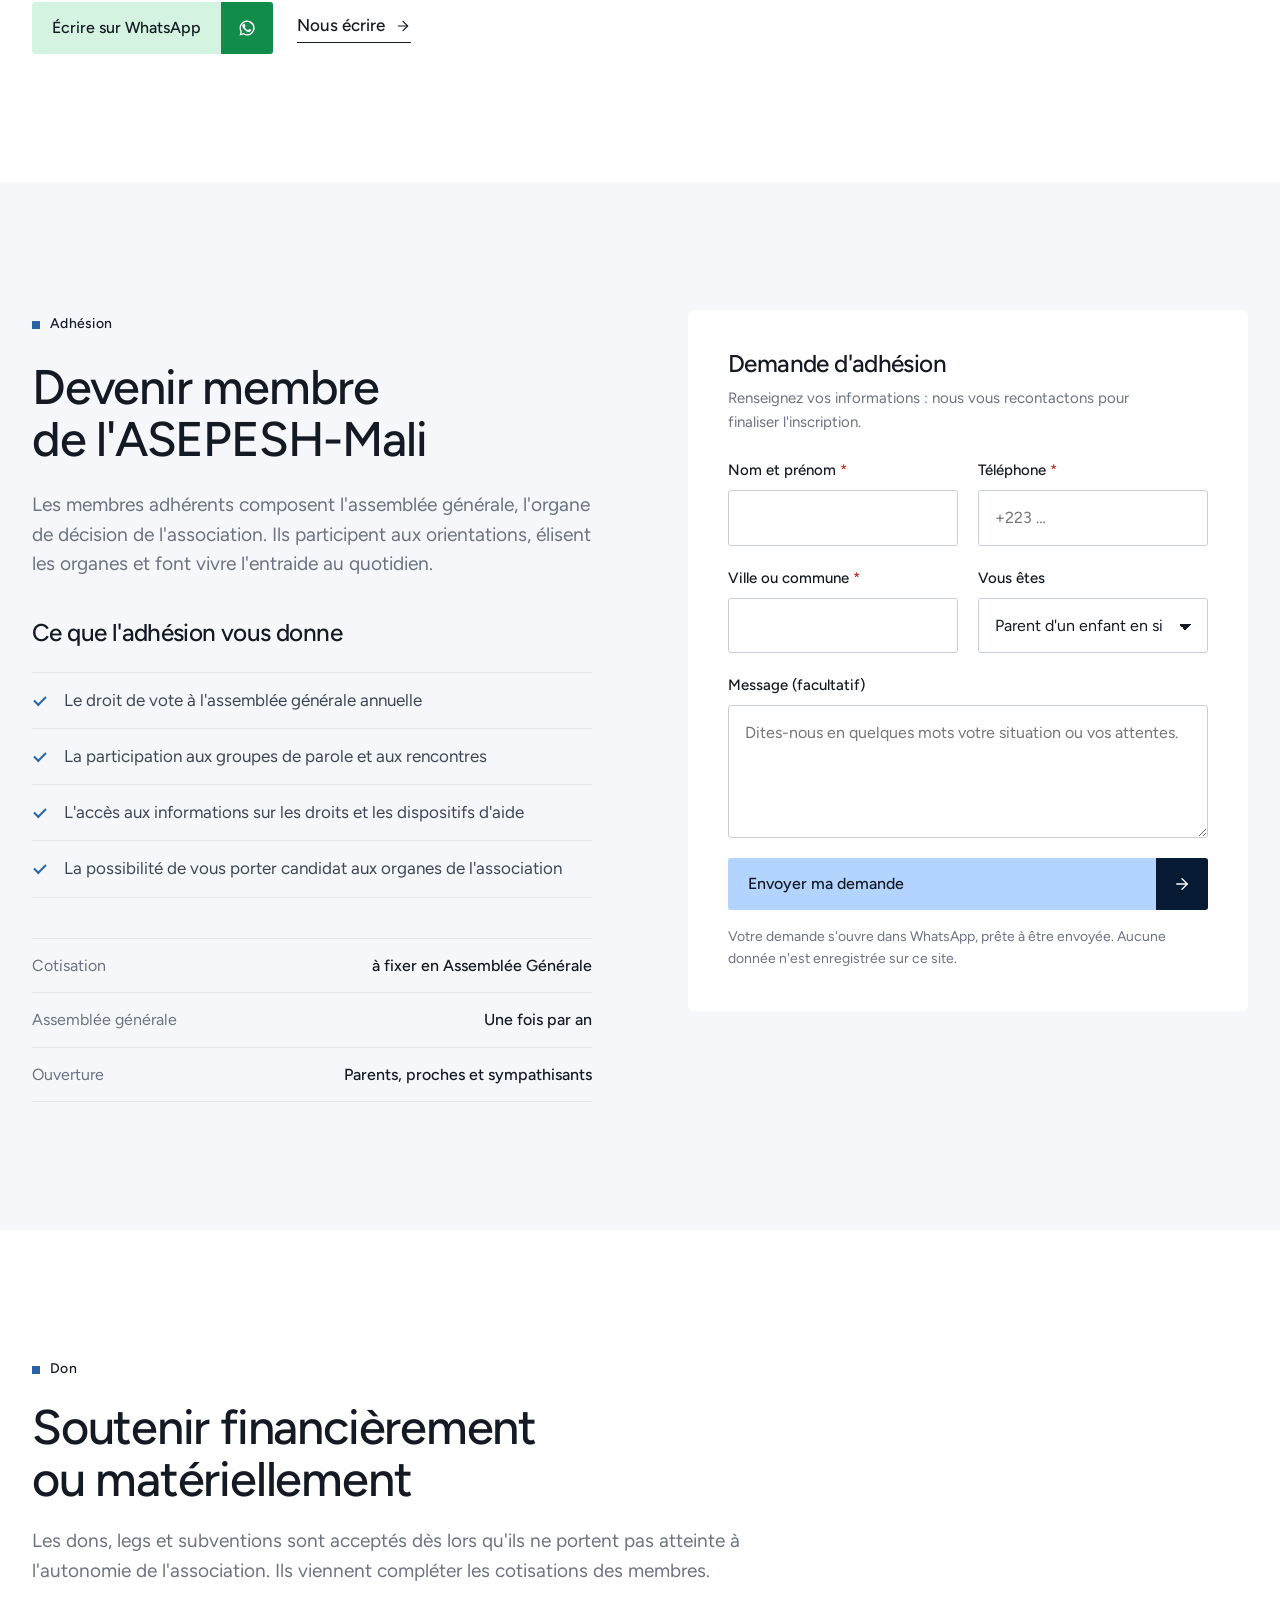
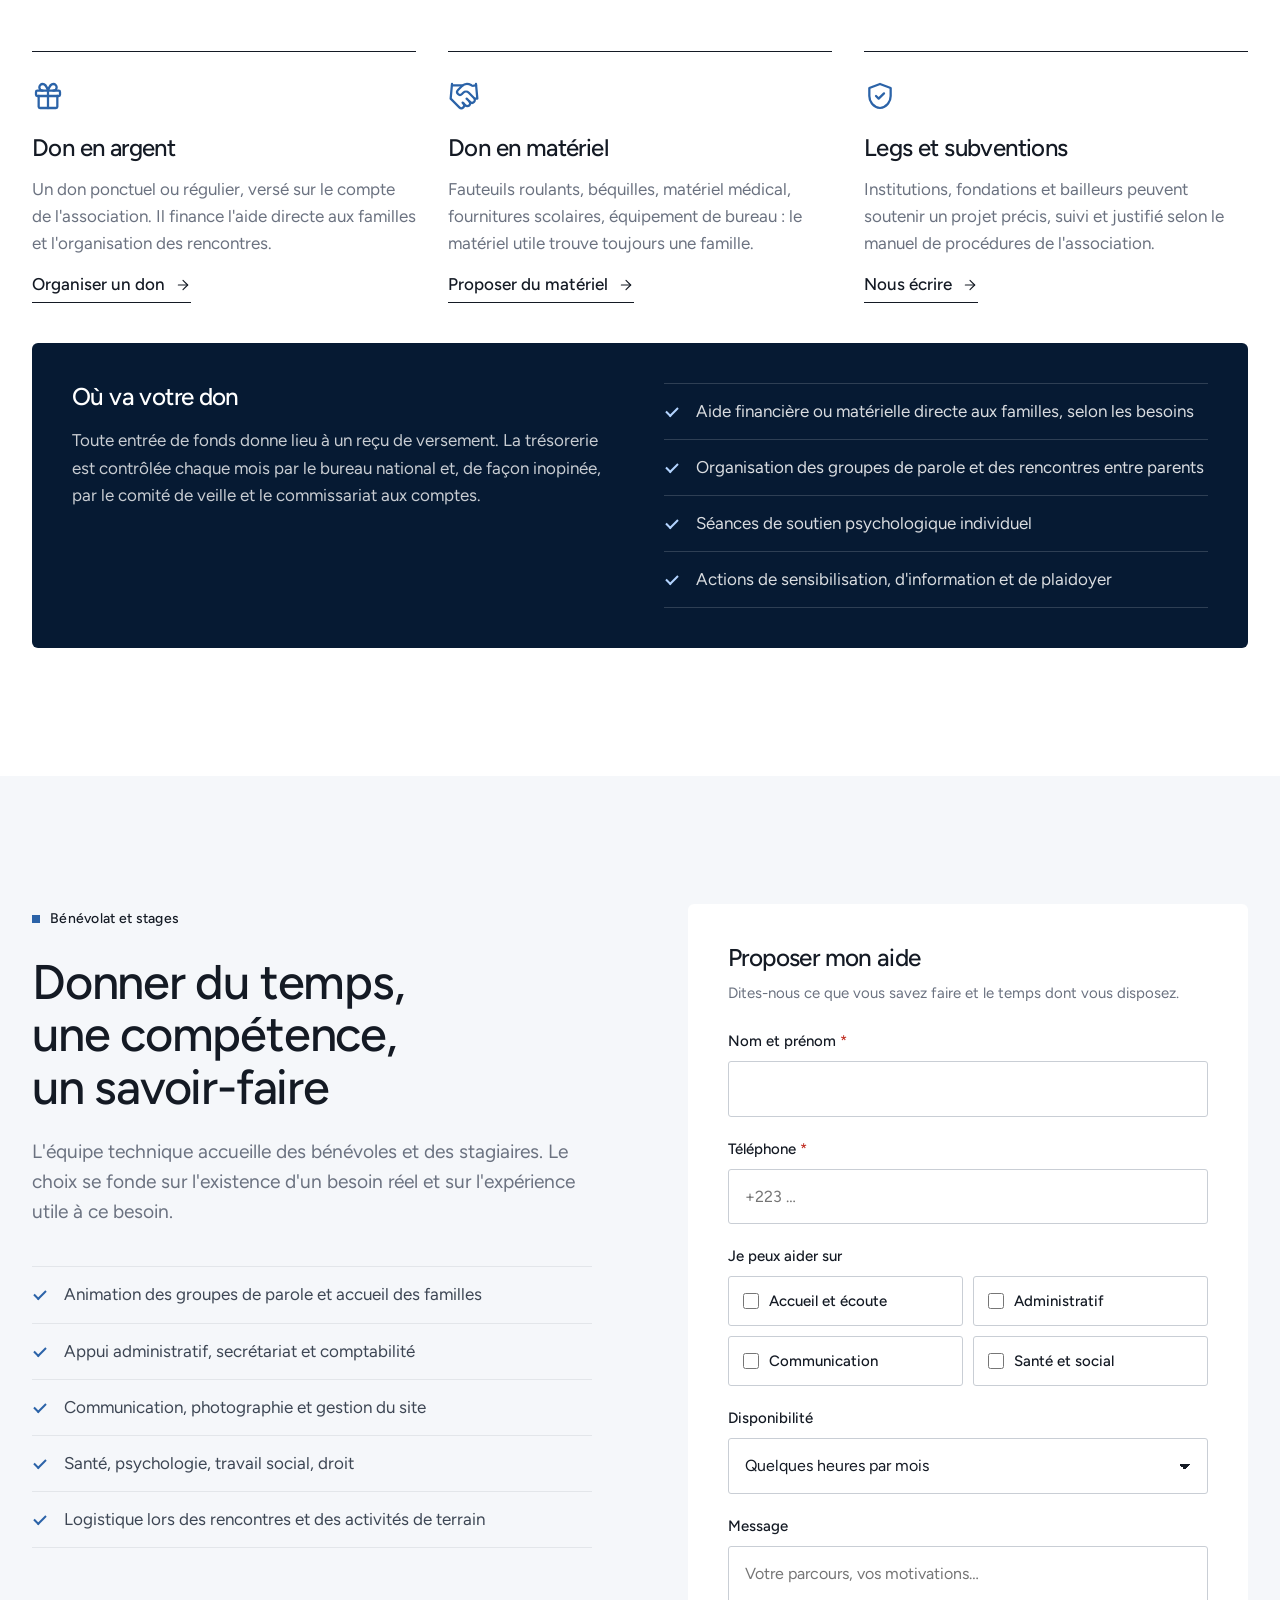
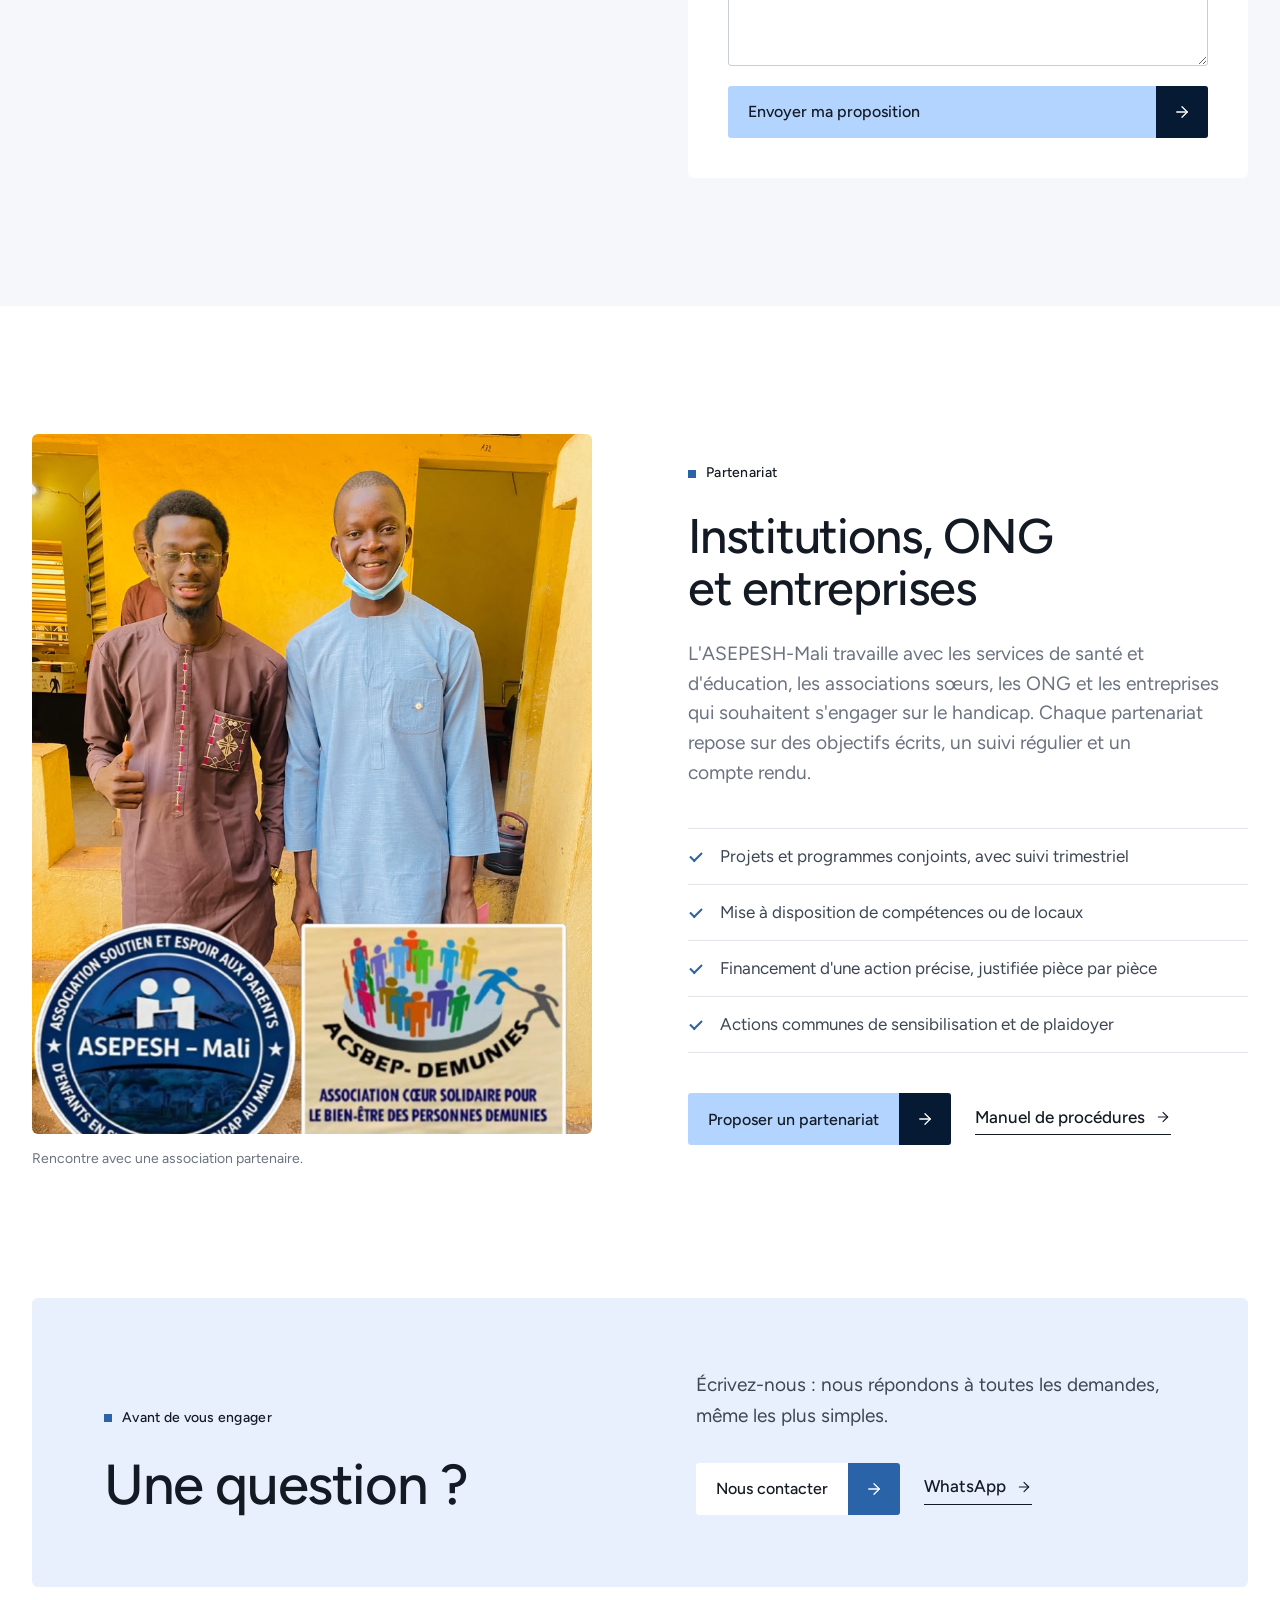
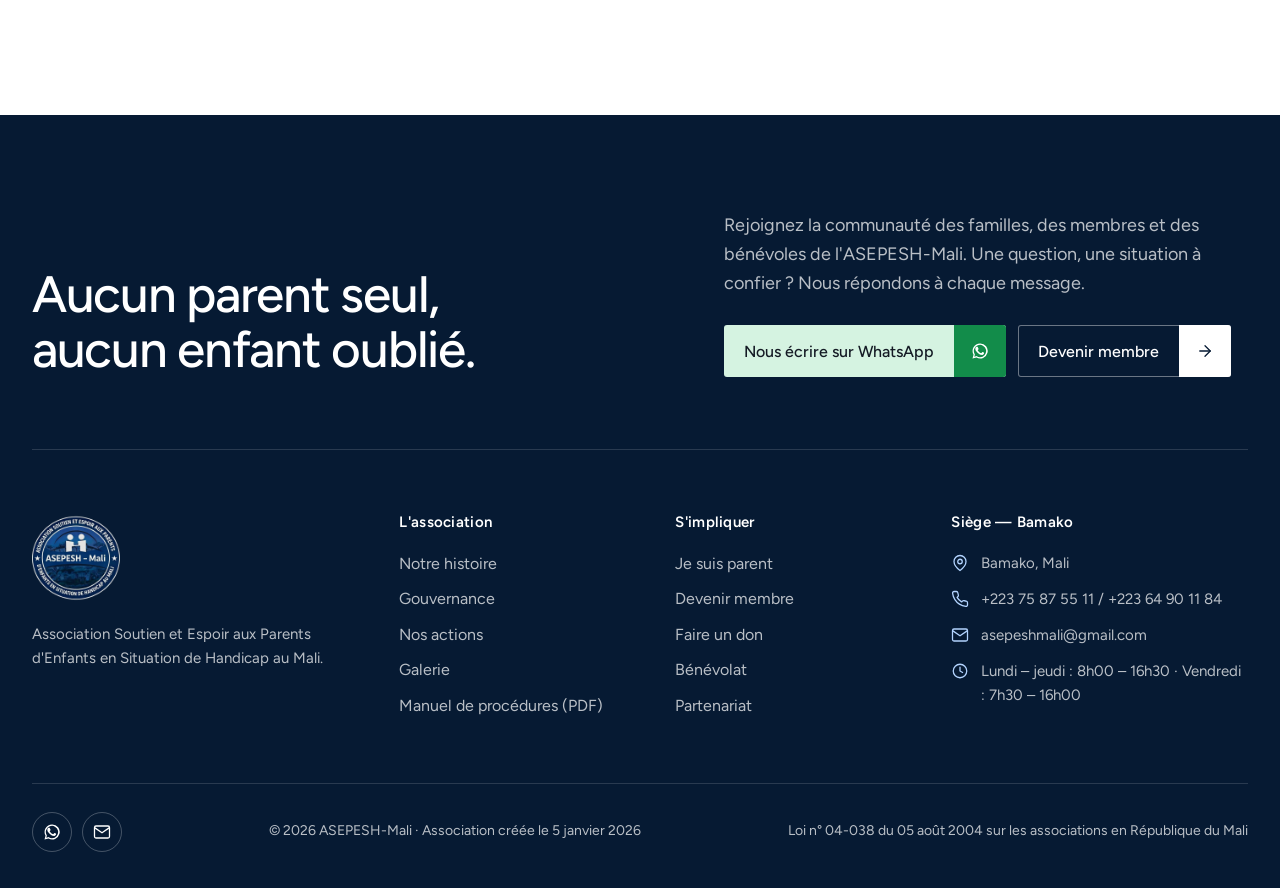
<file: adherer.html>
<!DOCTYPE html>
<html lang="fr">
<head>
<meta charset="utf-8">
<meta name="viewport" content="width=device-width, initial-scale=1">
<title>S'impliquer — ASEPESH-Mali</title>
<meta name="description" content="Adhérer, faire un don, devenir bénévole ou partenaire de l'ASEPESH-Mali, association de soutien aux parents d'enfants en situation de handicap.">
<meta name="theme-color" content="#061A33">
<link rel="icon" href="assets/logo/favicon.ico" sizes="any">
<link rel="icon" href="assets/logo/favicon-64.png" type="image/png">
<link rel="apple-touch-icon" href="assets/logo/apple-touch-icon.png">
<link rel="preconnect" href="https://fonts.googleapis.com">
<link rel="preconnect" href="https://fonts.gstatic.com" crossorigin>
<link href="https://fonts.googleapis.com/css2?family=Figtree:wght@400;500;600;700&display=swap" rel="stylesheet">
<link rel="stylesheet" href="css/style.css">
</head>

<body data-page="adherer" data-base="" data-wa="adhesion">
<a class="skip-link" href="#contenu">Aller au contenu</a>
<header class="site-header" id="siteHeader"></header>

<main id="contenu">

  <section class="page-hero on-dark">
    <div class="hero-media"><img src="assets/img/photo-08.jpg" alt="" data-parallax style="object-position:center 30%"></div>
    <div class="container">
      <nav class="crumb" aria-label="Fil d'Ariane">
        <a href="index.html">Accueil</a><i>/</i><span>S'impliquer</span>
      </nav>
      <span class="tag">S'impliquer</span>
      <h1>Quatre façons de faire avancer les familles</h1>
      <p class="lead">
        L'ASEPESH-Mali vit de ses membres et de la solidarité qui l'entoure. Que vous soyez parent,
        bénévole, donateur ou partenaire, votre engagement se traduit directement en soutien aux familles.
      </p>
    </div>
  </section>

  <!-- ============ LES VOIES ============ -->
  <section class="section-sm">
    <div class="container">
      <div class="doors">
        <a href="#adhesion">
          <span class="d-ico" data-icon="users"></span>
          <span><b>Devenir membre</b><span>Rejoindre l'assemblée générale</span></span>
        </a>
        <a href="#don">
          <span class="d-ico" data-icon="heart"></span>
          <span><b>Faire un don</b><span>Argent, matériel ou équipement</span></span>
        </a>
        <a href="#benevolat">
          <span class="d-ico" data-icon="hands"></span>
          <span><b>Donner du temps</b><span>Bénévolat et stages</span></span>
        </a>
      </div>
    </div>
  </section>

  <!-- ============ PARENTS ============ -->
  <section class="section" id="parent">
    <div class="container split split--media">
      <div>
        <span class="tag">Vous êtes parent</span>
        <h2 class="mt-3">Vous n'avez pas à porter cela seul</h2>
        <p class="lead mt-3 muted">
          Si vous élevez un enfant en situation de handicap, l'association est d'abord faite pour
          vous. Rejoignez un groupe de parole, demandez un entretien individuel ou posez simplement
          une question sur vos droits — sans engagement et sans frais.
        </p>
        <ul class="ticks mt-4">
          <li>Un premier échange confidentiel, par téléphone ou sur WhatsApp</li>
          <li>Une orientation vers le point focal le plus proche de chez vous</li>
          <li>Une invitation à la prochaine rencontre entre parents</li>
        </ul>
        <div class="btn-row mt-4">
          <a class="btn btn--wa" data-btn-icon="whatsapp" data-wa-link="ecoute" href="#">Écrire sur WhatsApp</a>
          <a class="more" href="contact.html?sujet=Demande%20d%27accompagnement">Nous écrire</a>
        </div>
      </div>
      <figure class="figure figure--land reveal">
        <div class="frame"><img src="assets/img/photo-05.jpg" alt="Membres de l'association entourant une participante en fauteuil roulant" loading="lazy" style="object-position:center 60%"></div>
        <figcaption>Chaque nouvelle famille est accueillie par un membre référent.</figcaption>
      </figure>
    </div>
  </section>

  <!-- ============ ADHÉSION ============ -->
  <section class="section section--tint" id="adhesion">
    <div class="container split">
      <div>
        <span class="tag">Adhésion</span>
        <h2 class="mt-3">Devenir membre de l'ASEPESH-Mali</h2>
        <p class="lead mt-3 muted">
          Les membres adhérents composent l'assemblée générale, l'organe de décision de
          l'association. Ils participent aux orientations, élisent les organes et font vivre
          l'entraide au quotidien.
        </p>
        <h3 class="mt-4">Ce que l'adhésion vous donne</h3>
        <ul class="ticks mt-3">
          <li>Le droit de vote à l'assemblée générale annuelle</li>
          <li>La participation aux groupes de parole et aux rencontres</li>
          <li>L'accès aux informations sur les droits et les dispositifs d'aide</li>
          <li>La possibilité de vous porter candidat aux organes de l'association</li>
        </ul>
        <div class="rows mt-4">
          <div><span class="k">Cotisation</span><span class="v" data-cfg="cotisation">à fixer en Assemblée Générale</span></div>
          <div><span class="k">Assemblée générale</span><span class="v">Une fois par an</span></div>
          <div><span class="k">Ouverture</span><span class="v">Parents, proches et sympathisants</span></div>
        </div>
      </div>

      <div class="panel">
        <h3>Demande d'adhésion</h3>
        <p class="small muted mt-1">Renseignez vos informations : nous vous recontactons pour finaliser l'inscription.</p>

        <form data-form="Demande d'adhésion" data-envoi="whatsapp" class="mt-3">
          <div class="form-grid">
            <div class="field">
              <label for="ad-nom">Nom et prénom <span class="req">*</span></label>
              <input class="input" type="text" id="ad-nom" name="nom" required autocomplete="name">
              <span class="field-error">Merci d'indiquer votre nom.</span>
            </div>
            <div class="field">
              <label for="ad-tel">Téléphone <span class="req">*</span></label>
              <input class="input" type="tel" id="ad-tel" name="tel" required autocomplete="tel" placeholder="+223 …">
              <span class="field-error">Merci d'indiquer un numéro joignable.</span>
            </div>
            <div class="field">
              <label for="ad-ville">Ville ou commune <span class="req">*</span></label>
              <input class="input" type="text" id="ad-ville" name="ville" required>
              <span class="field-error">Merci d'indiquer votre ville.</span>
            </div>
            <div class="field">
              <label for="ad-profil">Vous êtes</label>
              <select class="input" id="ad-profil" name="profil">
                <option>Parent d'un enfant en situation de handicap</option>
                <option>Membre de la famille</option>
                <option>Professionnel (santé, éducation, social)</option>
                <option>Sympathisant</option>
              </select>
            </div>
            <div class="field field-full">
              <label for="ad-msg">Message (facultatif)</label>
              <textarea class="input" id="ad-msg" name="message" rows="4" placeholder="Dites-nous en quelques mots votre situation ou vos attentes."></textarea>
            </div>
          </div>
          <button class="btn btn--block" type="submit">Envoyer ma demande</button>
          <p class="form-note">
            Votre demande s'ouvre dans WhatsApp, prête à être envoyée. Aucune donnée n'est
            enregistrée sur ce site.
          </p>
          <p class="form-ok">Merci ! Votre message est prêt : il ne reste qu'à l'envoyer depuis WhatsApp.</p>
        </form>
      </div>
    </div>
  </section>

  <!-- ============ DON ============ -->
  <section class="section" id="don">
    <div class="container">
      <div class="head">
        <span class="tag">Don</span>
        <h2>Soutenir financièrement ou matériellement</h2>
        <p>
          Les dons, legs et subventions sont acceptés dès lors qu'ils ne portent pas atteinte à
          l'autonomie de l'association. Ils viennent compléter les cotisations des membres.
        </p>
      </div>

      <div class="grid grid-3">
        <div class="card reveal">
          <span class="ico-line" data-icon="gift"></span>
          <h3>Don en argent</h3>
          <p>
            Un don ponctuel ou régulier, versé sur le compte de l'association. Il finance l'aide
            directe aux familles et l'organisation des rencontres.
          </p>
          <a class="more" data-wa-link="don" href="#">Organiser un don</a>
        </div>
        <div class="card reveal">
          <span class="ico-line" data-icon="hands"></span>
          <h3>Don en matériel</h3>
          <p>
            Fauteuils roulants, béquilles, matériel médical, fournitures scolaires, équipement de
            bureau : le matériel utile trouve toujours une famille.
          </p>
          <a class="more" href="contact.html?sujet=Don%20en%20mat%C3%A9riel">Proposer du matériel</a>
        </div>
        <div class="card reveal">
          <span class="ico-line" data-icon="shield"></span>
          <h3>Legs et subventions</h3>
          <p>
            Institutions, fondations et bailleurs peuvent soutenir un projet précis, suivi et
            justifié selon le manuel de procédures de l'association.
          </p>
          <a class="more" href="contact.html?sujet=Subvention%20ou%20legs">Nous écrire</a>
        </div>
      </div>

      <div class="panel panel--navy mt-4 split">
        <div>
          <h3>Où va votre don</h3>
          <p class="mt-2">
            Toute entrée de fonds donne lieu à un reçu de versement. La trésorerie est contrôlée
            chaque mois par le bureau national et, de façon inopinée, par le comité de veille et le
            commissariat aux comptes.
          </p>
        </div>
        <ul class="ticks ticks--dark">
          <li>Aide financière ou matérielle directe aux familles, selon les besoins</li>
          <li>Organisation des groupes de parole et des rencontres entre parents</li>
          <li>Séances de soutien psychologique individuel</li>
          <li>Actions de sensibilisation, d'information et de plaidoyer</li>
        </ul>
      </div>
    </div>
  </section>

  <!-- ============ BÉNÉVOLAT ============ -->
  <section class="section section--tint" id="benevolat">
    <div class="container split">
      <div>
        <span class="tag">Bénévolat et stages</span>
        <h2 class="mt-3">Donner du temps, une compétence, un savoir-faire</h2>
        <p class="lead mt-3 muted">
          L'équipe technique accueille des bénévoles et des stagiaires. Le choix se fonde sur
          l'existence d'un besoin réel et sur l'expérience utile à ce besoin.
        </p>
        <ul class="ticks mt-4">
          <li>Animation des groupes de parole et accueil des familles</li>
          <li>Appui administratif, secrétariat et comptabilité</li>
          <li>Communication, photographie et gestion du site</li>
          <li>Santé, psychologie, travail social, droit</li>
          <li>Logistique lors des rencontres et des activités de terrain</li>
        </ul>
      </div>

      <div class="panel">
        <h3>Proposer mon aide</h3>
        <p class="small muted mt-1">Dites-nous ce que vous savez faire et le temps dont vous disposez.</p>

        <form data-form="Proposition de bénévolat" data-envoi="whatsapp" class="mt-3">
          <div class="field">
            <label for="bv-nom">Nom et prénom <span class="req">*</span></label>
            <input class="input" type="text" id="bv-nom" name="nom" required autocomplete="name">
            <span class="field-error">Merci d'indiquer votre nom.</span>
          </div>
          <div class="field">
            <label for="bv-tel">Téléphone <span class="req">*</span></label>
            <input class="input" type="tel" id="bv-tel" name="tel" required autocomplete="tel" placeholder="+223 …">
            <span class="field-error">Merci d'indiquer un numéro joignable.</span>
          </div>
          <div class="field">
            <span class="field-label">Je peux aider sur</span>
            <div class="choice-grid">
              <label class="choice"><input type="checkbox" name="domaine" value="Accueil et écoute" data-label="Domaine"> Accueil et écoute</label>
              <label class="choice"><input type="checkbox" name="domaine" value="Administratif" data-label="Domaine"> Administratif</label>
              <label class="choice"><input type="checkbox" name="domaine" value="Communication" data-label="Domaine"> Communication</label>
              <label class="choice"><input type="checkbox" name="domaine" value="Santé et social" data-label="Domaine"> Santé et social</label>
            </div>
          </div>
          <div class="field">
            <label for="bv-dispo">Disponibilité</label>
            <select class="input" id="bv-dispo" name="dispo">
              <option>Quelques heures par mois</option>
              <option>Un jour par semaine</option>
              <option>Plusieurs jours par semaine</option>
              <option>Stage à temps plein</option>
            </select>
          </div>
          <div class="field">
            <label for="bv-msg">Message</label>
            <textarea class="input" id="bv-msg" name="message" rows="3" placeholder="Votre parcours, vos motivations…"></textarea>
          </div>
          <button class="btn btn--block" type="submit">Envoyer ma proposition</button>
          <p class="form-ok">Merci ! Votre message est prêt : il ne reste qu'à l'envoyer depuis WhatsApp.</p>
        </form>
      </div>
    </div>
  </section>

  <!-- ============ PARTENARIAT ============ -->
  <section class="section" id="partenariat">
    <div class="container split split--media">
      <figure class="figure reveal">
        <div class="frame"><img src="assets/img/photo-10.jpg" alt="Rencontre de partenariat entre deux associations" loading="lazy"></div>
        <figcaption>Rencontre avec une association partenaire.</figcaption>
      </figure>
      <div>
        <span class="tag">Partenariat</span>
        <h2 class="mt-3">Institutions, ONG et entreprises</h2>
        <p class="lead mt-3 muted">
          L'ASEPESH-Mali travaille avec les services de santé et d'éducation, les associations
          sœurs, les ONG et les entreprises qui souhaitent s'engager sur le handicap. Chaque
          partenariat repose sur des objectifs écrits, un suivi régulier et un compte rendu.
        </p>
        <ul class="ticks mt-4">
          <li>Projets et programmes conjoints, avec suivi trimestriel</li>
          <li>Mise à disposition de compétences ou de locaux</li>
          <li>Financement d'une action précise, justifiée pièce par pièce</li>
          <li>Actions communes de sensibilisation et de plaidoyer</li>
        </ul>
        <div class="btn-row mt-4">
          <a class="btn" href="contact.html?sujet=Proposition%20de%20partenariat">Proposer un partenariat</a>
          <a class="more" href="docs/manuel-asepesh-mali.pdf" target="_blank" rel="noopener">Manuel de procédures</a>
        </div>
      </div>
    </div>
  </section>

  <!-- ============ QUESTION ============ -->
  <section class="section">
    <div class="container">
      <div class="join reveal">
        <div>
          <span class="tag">Avant de vous engager</span>
          <h2 class="mt-3">Une question ?</h2>
        </div>
        <div>
          <p>Écrivez-nous : nous répondons à toutes les demandes, même les plus simples.</p>
          <div class="btn-row">
            <a class="btn btn--light" href="contact.html">Nous contacter</a>
            <a class="more" data-wa-link="general" href="#">WhatsApp</a>
          </div>
        </div>
      </div>
    </div>
  </section>

</main>

<footer class="site-footer" id="siteFooter"></footer>

<script src="js/config.js"></script>
<script src="js/ui.js"></script>
</body>
</html>
</file>
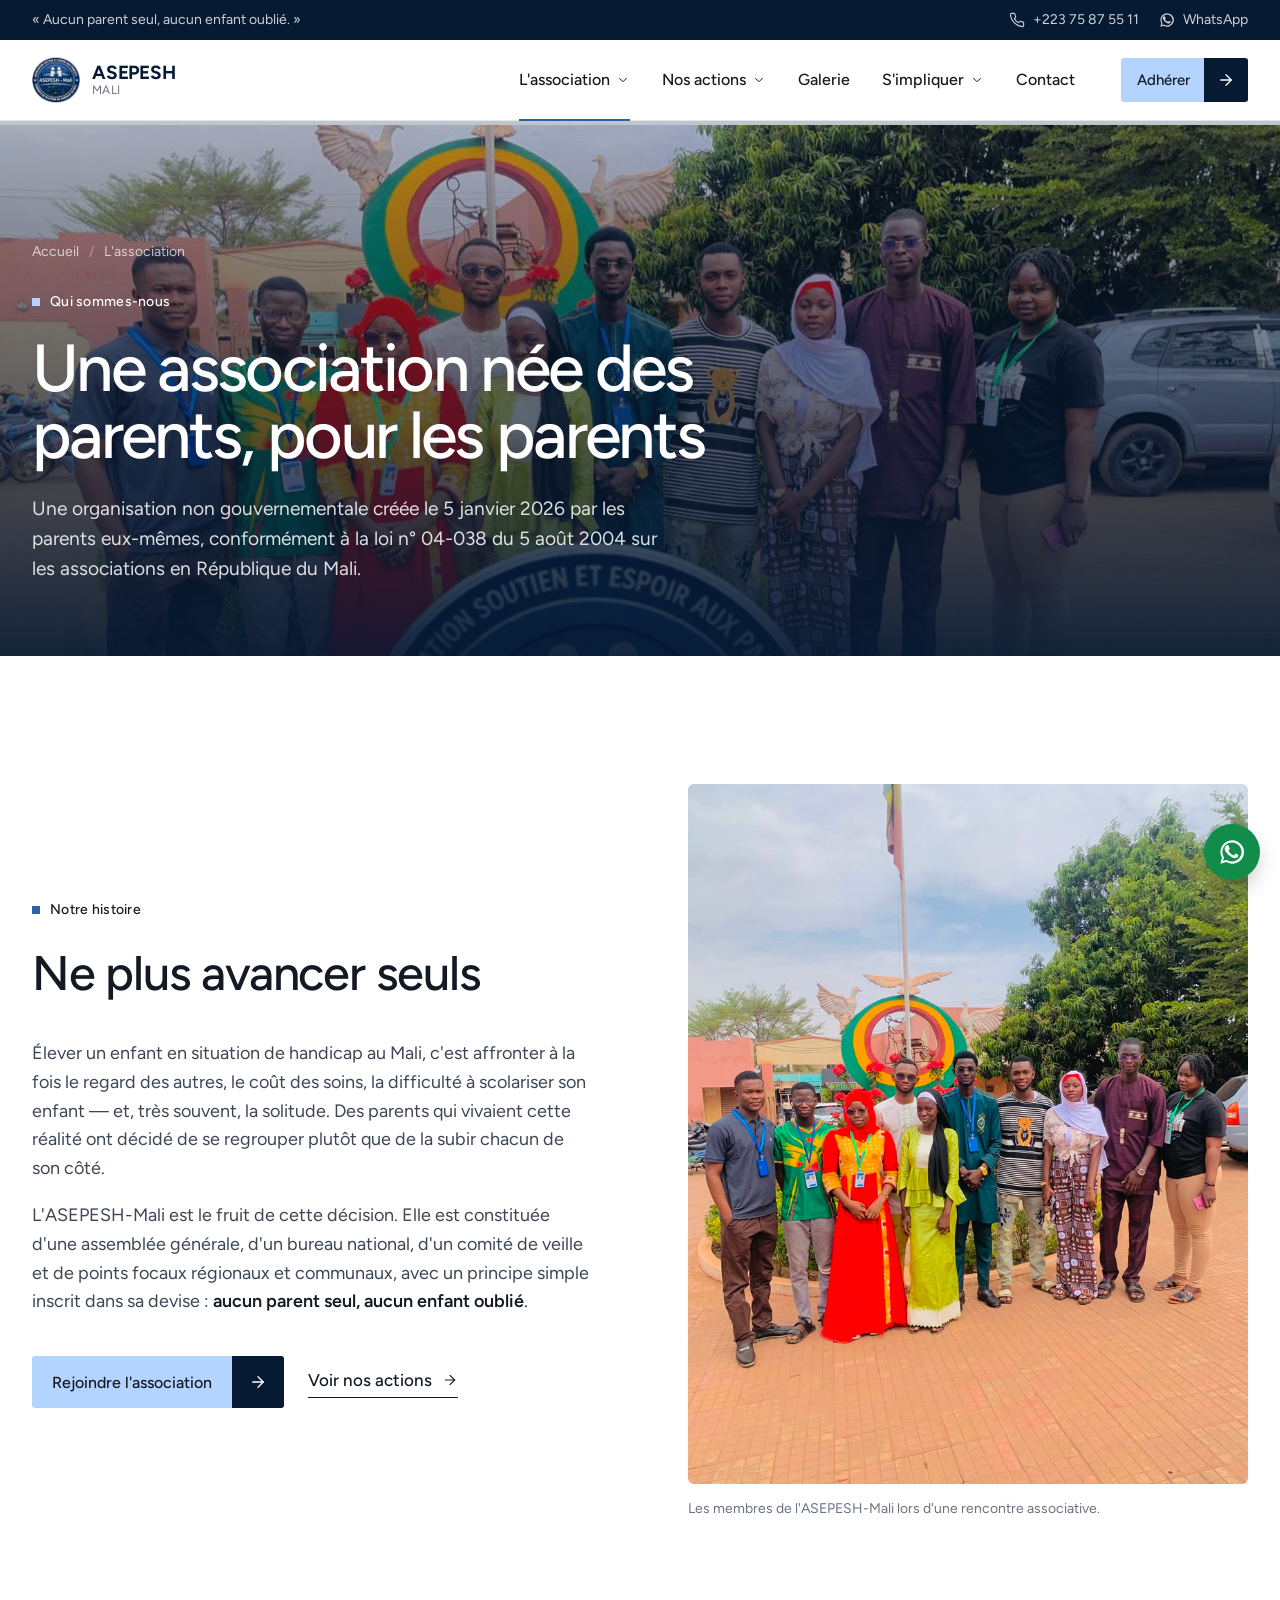
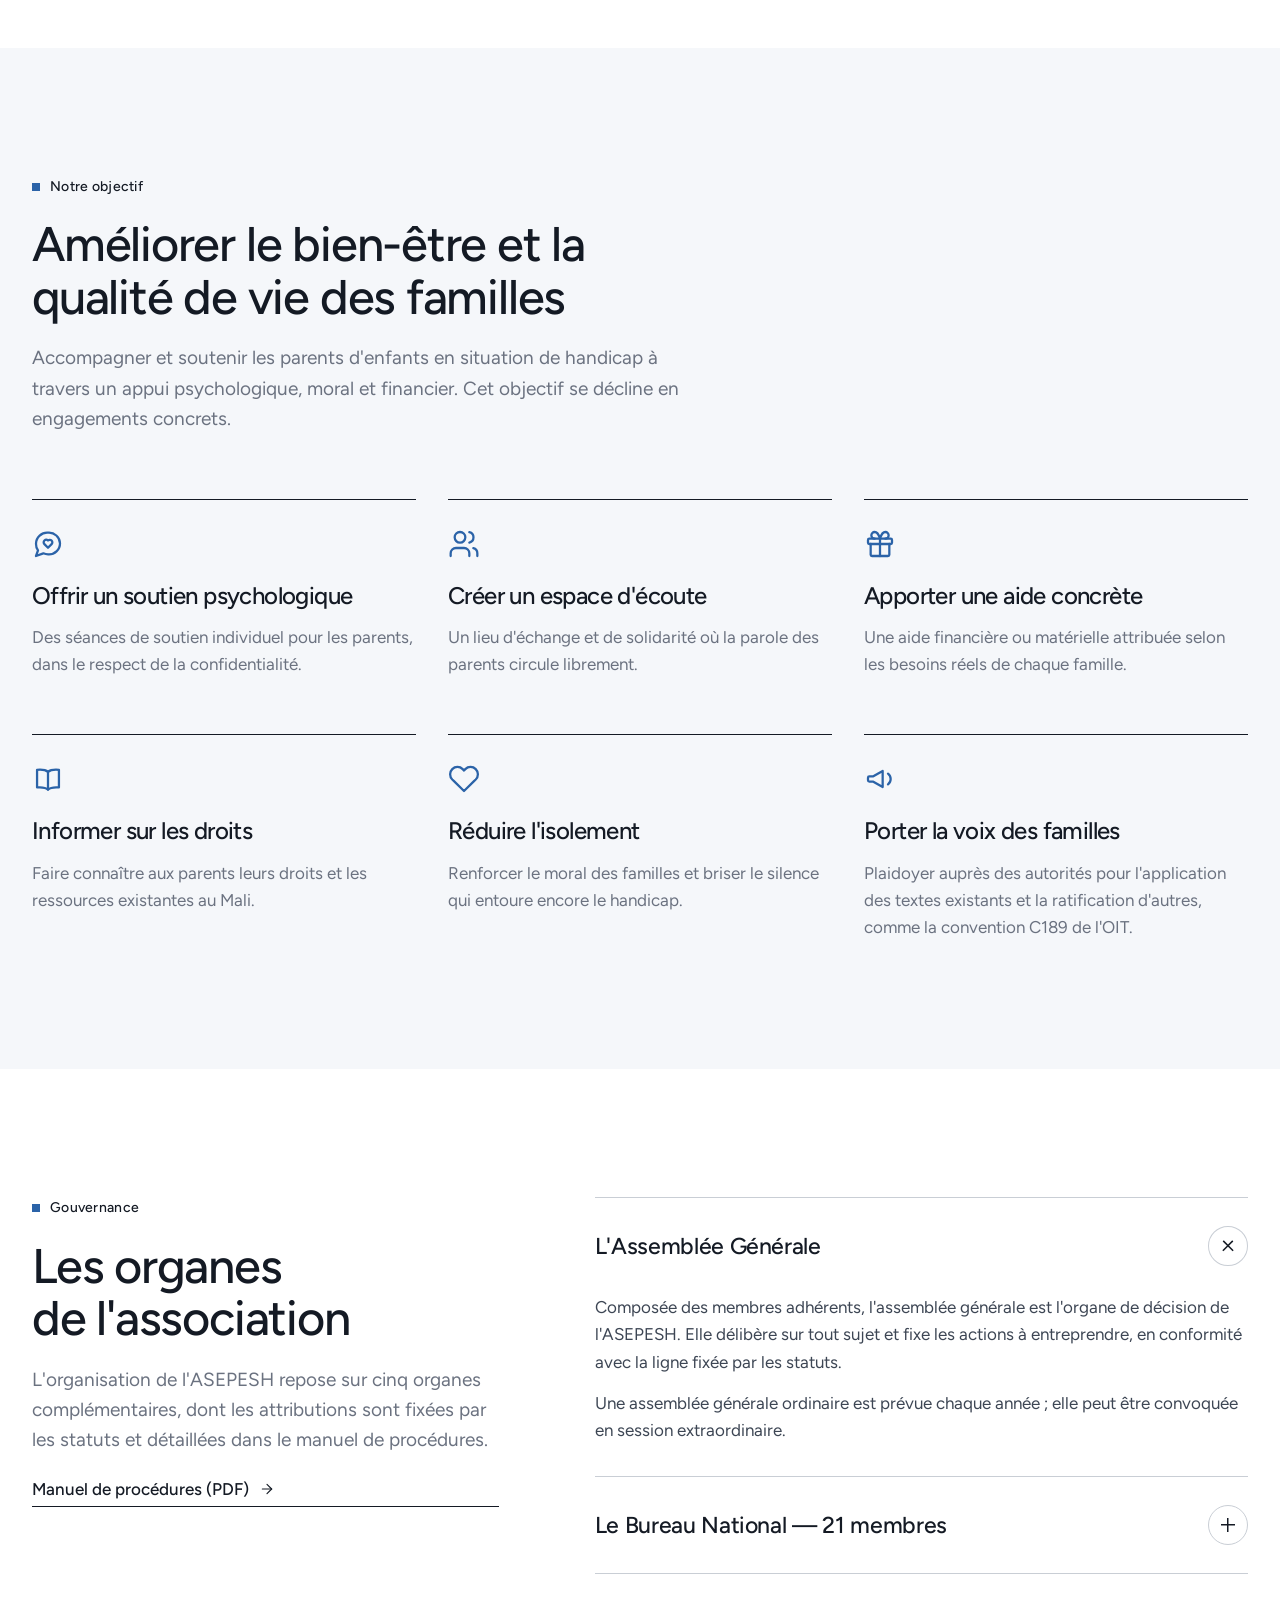
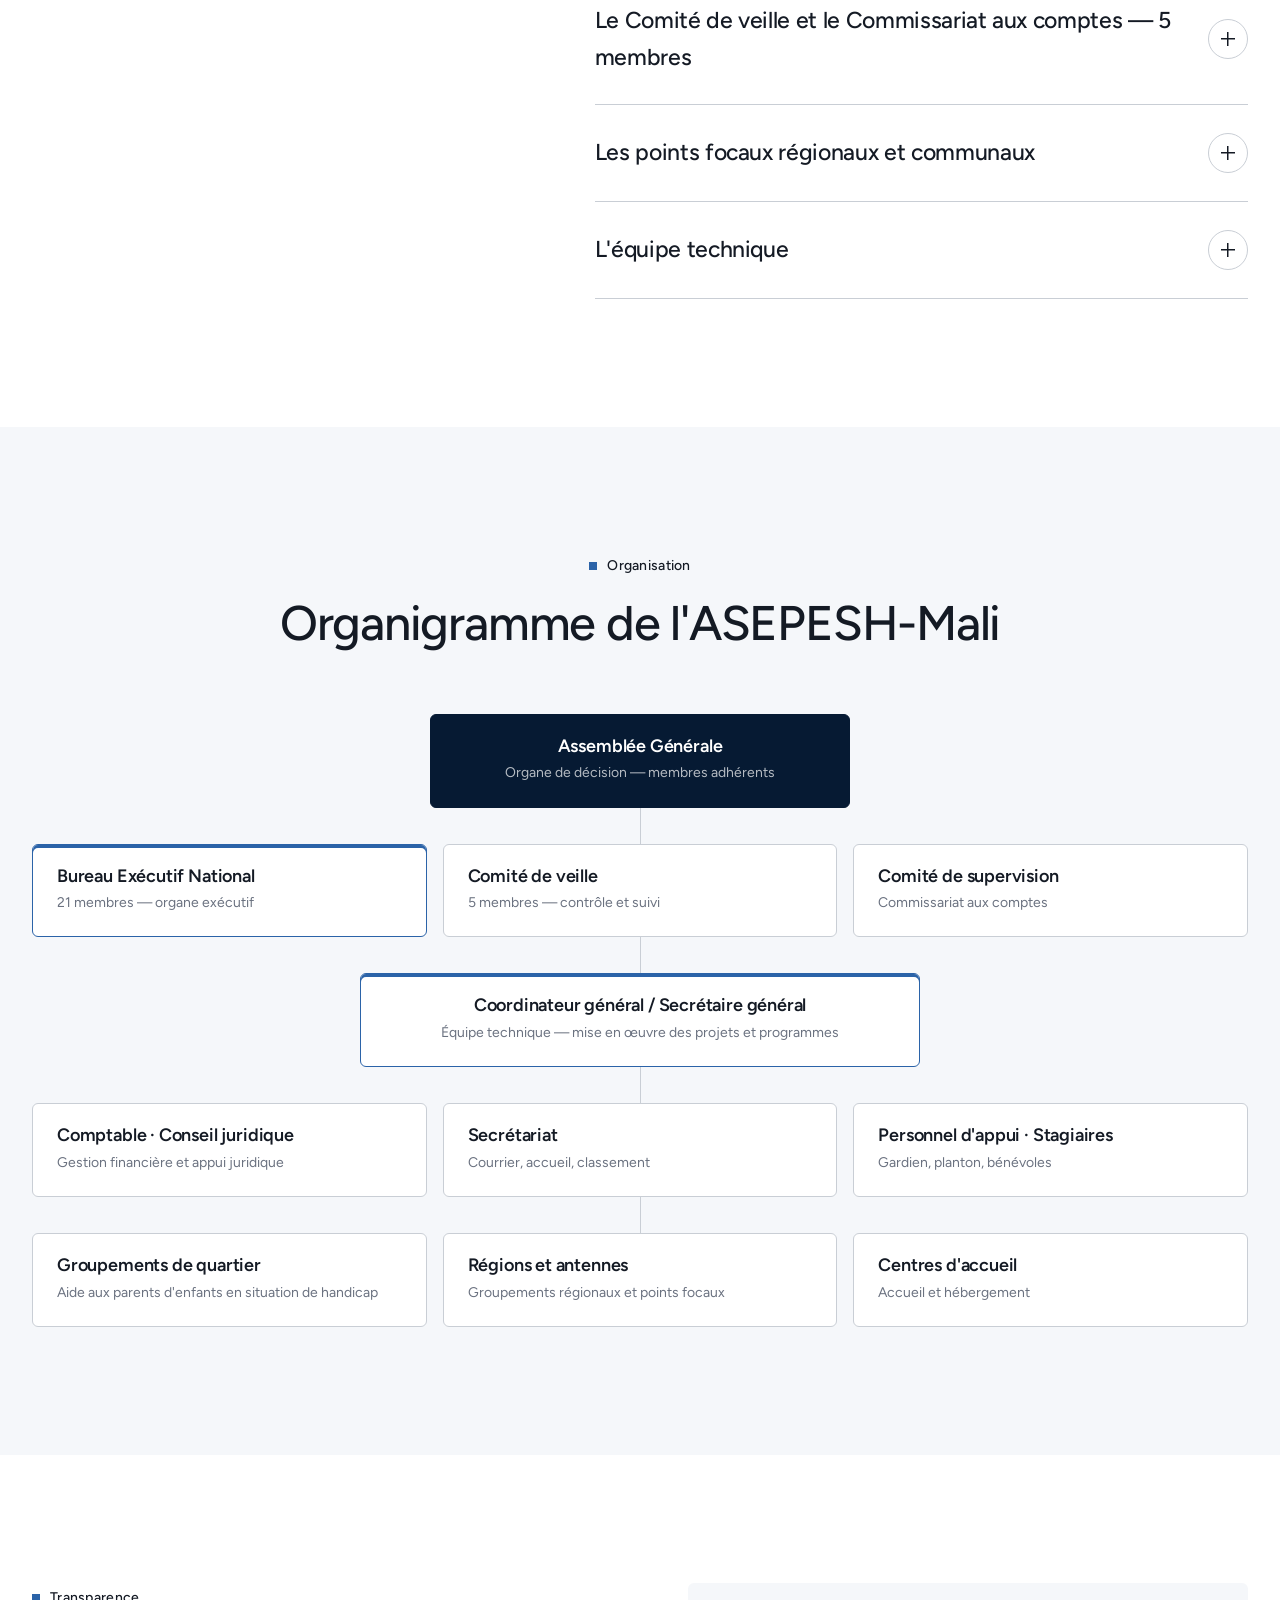
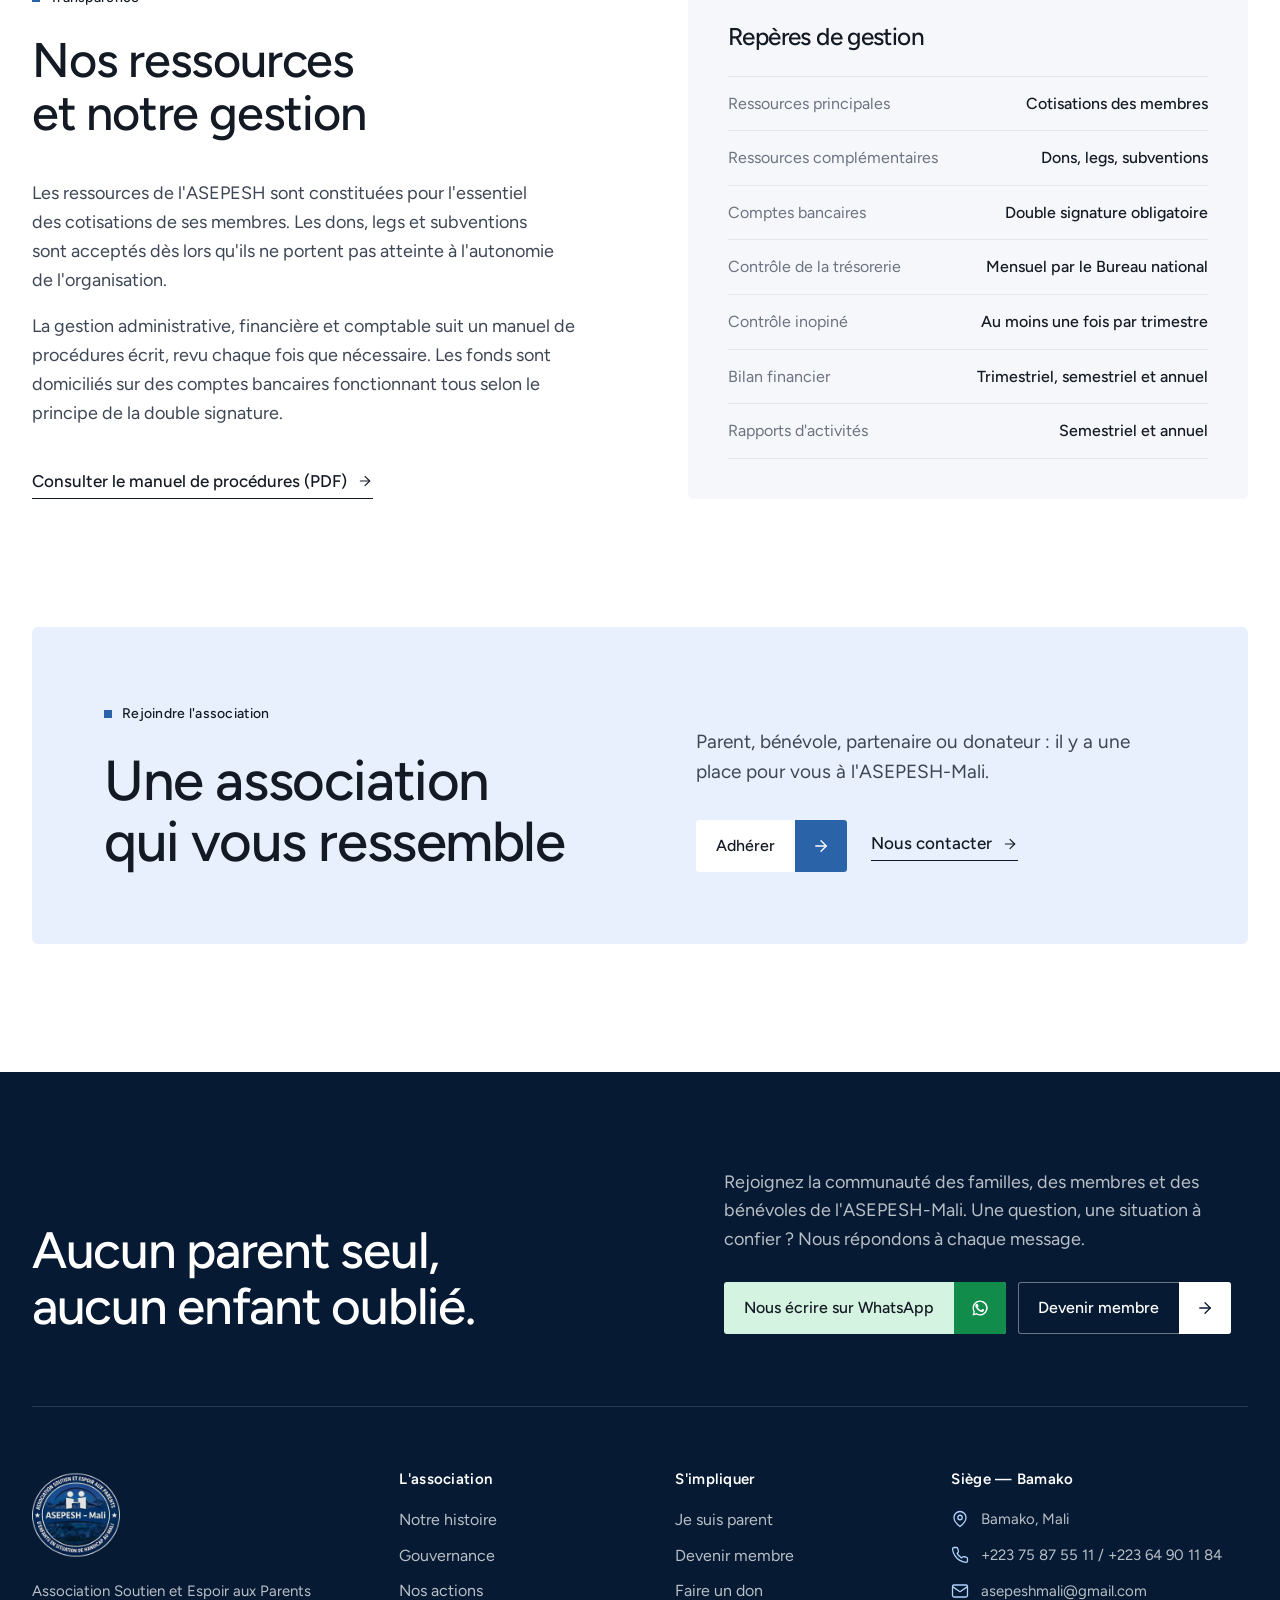
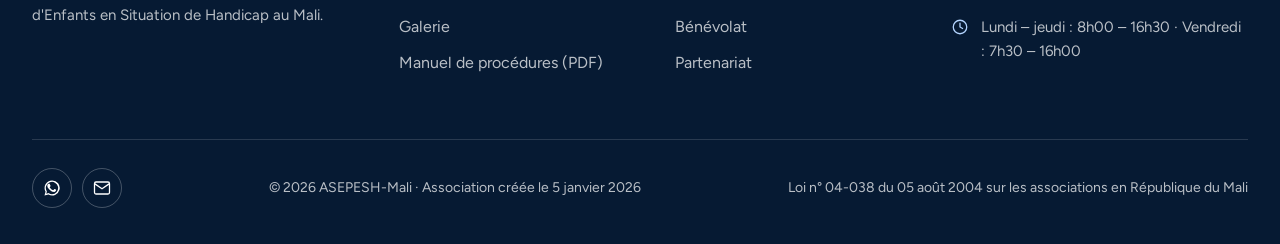
<file: association.html>
<!DOCTYPE html>
<html lang="fr">
<head>
<meta charset="utf-8">
<meta name="viewport" content="width=device-width, initial-scale=1">
<title>L'association — ASEPESH-Mali</title>
<meta name="description" content="Histoire, objectif, gouvernance et organigramme de l'ASEPESH-Mali, association créée par les parents d'enfants en situation de handicap au Mali.">
<meta name="theme-color" content="#061A33">
<link rel="icon" href="assets/logo/favicon.ico" sizes="any">
<link rel="icon" href="assets/logo/favicon-64.png" type="image/png">
<link rel="apple-touch-icon" href="assets/logo/apple-touch-icon.png">
<link rel="preconnect" href="https://fonts.googleapis.com">
<link rel="preconnect" href="https://fonts.gstatic.com" crossorigin>
<link href="https://fonts.googleapis.com/css2?family=Figtree:wght@400;500;600;700&display=swap" rel="stylesheet">
<link rel="stylesheet" href="css/style.css">
</head>

<body data-page="association" data-base="" data-wa="general">
<a class="skip-link" href="#contenu">Aller au contenu</a>
<header class="site-header" id="siteHeader"></header>

<main id="contenu">

  <section class="page-hero on-dark">
    <div class="hero-media"><img src="assets/img/photo-07.jpg" alt="" data-parallax style="object-position:center 30%"></div>
    <div class="container">
      <nav class="crumb" aria-label="Fil d'Ariane">
        <a href="index.html">Accueil</a><i>/</i><span>L'association</span>
      </nav>
      <span class="tag">Qui sommes-nous</span>
      <h1>Une association née des parents, pour les parents</h1>
      <p class="lead">
        Une organisation non gouvernementale créée le <span data-cfg="creation">5 janvier 2026</span>
        par les parents eux-mêmes, conformément à la loi n° 04-038 du 5 août 2004 sur les
        associations en République du Mali.
      </p>
    </div>
  </section>

  <!-- ============ HISTOIRE ============ -->
  <section class="section" id="histoire">
    <div class="container split split--media">
      <div>
        <span class="tag">Notre histoire</span>
        <h2 class="mt-3">Ne plus avancer seuls</h2>
        <div class="prose mt-4">
          <p>
            Élever un enfant en situation de handicap au Mali, c'est affronter à la fois le regard
            des autres, le coût des soins, la difficulté à scolariser son enfant — et, très souvent,
            la solitude. Des parents qui vivaient cette réalité ont décidé de se regrouper plutôt que
            de la subir chacun de son côté.
          </p>
          <p>
            L'ASEPESH-Mali est le fruit de cette décision. Elle est constituée d'une assemblée
            générale, d'un bureau national, d'un comité de veille et de points focaux régionaux et
            communaux, avec un principe simple inscrit dans sa devise :
            <strong>aucun parent seul, aucun enfant oublié</strong>.
          </p>
        </div>
        <div class="btn-row mt-4">
          <a class="btn" href="adherer.html#adhesion">Rejoindre l'association</a>
          <a class="more" href="actions.html">Voir nos actions</a>
        </div>
      </div>

      <figure class="figure reveal">
        <div class="frame"><img src="assets/img/photo-01.jpg" alt="Membres de l'ASEPESH-Mali réunis devant un monument à Bamako" loading="lazy"></div>
        <figcaption>Les membres de l'ASEPESH-Mali lors d'une rencontre associative.</figcaption>
      </figure>
    </div>
  </section>

  <!-- ============ OBJECTIF ============ -->
  <section class="section section--tint" id="objectif">
    <div class="container">
      <div class="head">
        <span class="tag">Notre objectif</span>
        <h2>Améliorer le bien-être et la qualité de vie des familles</h2>
        <p>
          Accompagner et soutenir les parents d'enfants en situation de handicap à travers un appui
          psychologique, moral et financier. Cet objectif se décline en engagements concrets.
        </p>
      </div>

      <div class="grid grid-3">
        <div class="card reveal">
          <span class="ico-line" data-icon="ecoute"></span>
          <h3>Offrir un soutien psychologique</h3>
          <p>Des séances de soutien individuel pour les parents, dans le respect de la confidentialité.</p>
        </div>
        <div class="card reveal">
          <span class="ico-line" data-icon="users"></span>
          <h3>Créer un espace d'écoute</h3>
          <p>Un lieu d'échange et de solidarité où la parole des parents circule librement.</p>
        </div>
        <div class="card reveal">
          <span class="ico-line" data-icon="gift"></span>
          <h3>Apporter une aide concrète</h3>
          <p>Une aide financière ou matérielle attribuée selon les besoins réels de chaque famille.</p>
        </div>
        <div class="card reveal">
          <span class="ico-line" data-icon="book"></span>
          <h3>Informer sur les droits</h3>
          <p>Faire connaître aux parents leurs droits et les ressources existantes au Mali.</p>
        </div>
        <div class="card reveal">
          <span class="ico-line" data-icon="heart"></span>
          <h3>Réduire l'isolement</h3>
          <p>Renforcer le moral des familles et briser le silence qui entoure encore le handicap.</p>
        </div>
        <div class="card reveal">
          <span class="ico-line" data-icon="megaphone"></span>
          <h3>Porter la voix des familles</h3>
          <p>
            Plaidoyer auprès des autorités pour l'application des textes existants et la ratification
            d'autres, comme la convention C189 de l'OIT.
          </p>
        </div>
      </div>
    </div>
  </section>

  <!-- ============ ORGANES ============ -->
  <section class="section" id="organes">
    <div class="container split split--wide">
      <div class="head">
        <span class="tag">Gouvernance</span>
        <h2>Les organes de l'association</h2>
        <p>
          L'organisation de l'ASEPESH repose sur cinq organes complémentaires, dont les attributions
          sont fixées par les statuts et détaillées dans le manuel de procédures.
        </p>
        <a class="more" href="docs/manuel-asepesh-mali.pdf" target="_blank" rel="noopener">Manuel de procédures (PDF)</a>
      </div>

      <div>
        <details class="acc" open>
          <summary>L'Assemblée Générale</summary>
          <div class="acc-body">
            <p>
              Composée des membres adhérents, l'assemblée générale est l'organe de décision de
              l'ASEPESH. Elle délibère sur tout sujet et fixe les actions à entreprendre, en conformité
              avec la ligne fixée par les statuts.
            </p>
            <p>Une assemblée générale ordinaire est prévue chaque année ; elle peut être convoquée en session extraordinaire.</p>
          </div>
        </details>

        <details class="acc">
          <summary>Le Bureau National — 21 membres</summary>
          <div class="acc-body">
            <p>
              Organe exécutif de l'association, le bureau national est garant de sa ligne de conduite et
              responsable devant l'assemblée générale. Il peut mettre en place des commissions de travail,
              de façon durable ou ponctuelle, chaque fois qu'une tâche l'exige.
            </p>
            <p>Les bureaux locaux et régionaux ont la même composition que le bureau national.</p>
          </div>
        </details>

        <details class="acc">
          <summary>Le Comité de veille et le Commissariat aux comptes — 5 membres</summary>
          <div class="acc-body">
            <p>
              Ce sont les organes de contrôle de la gestion financière et du bon déroulement des projets
              et programmes. Les chargés des finances et des projets leur remettent tous les documents
              nécessaires à leurs vérifications.
            </p>
            <ul>
              <li>Procès-verbal semestriel adressé au bureau exécutif national et à l'assemblée générale</li>
              <li>Contrôle inopiné de la trésorerie au moins une fois par trimestre</li>
              <li>Suivi du fonctionnement des bases et antennes de l'ASEPESH</li>
            </ul>
          </div>
        </details>

        <details class="acc">
          <summary>Les points focaux régionaux et communaux</summary>
          <div class="acc-body">
            <p>
              Relais de l'association sur le terrain, les points focaux portent l'action de l'ASEPESH
              au plus près des familles : groupements d'aide aux parents dans les quartiers, dans les
              régions et au sein des antennes.
            </p>
          </div>
        </details>

        <details class="acc">
          <summary>L'équipe technique</summary>
          <div class="acc-body">
            <p>
              Placée sous la responsabilité du secrétaire général, coordinateur des projets et
              programmes, l'équipe technique met en œuvre les activités décidées par les organes.
              Elle travaille sous la responsabilité de la présidence et se compose du personnel
              qualifié de l'association, des stagiaires et des bénévoles.
            </p>
            <ul>
              <li>Chargé de projet — animation et gestion de l'équipe technique</li>
              <li>Comptable — comptabilité, bilans trimestriels, semestriels et annuels</li>
              <li>Secrétaire — courrier, classement, accueil et suivi des rendez-vous</li>
              <li>Personnel d'appui — gardiennage et entretien des locaux</li>
            </ul>
          </div>
        </details>
      </div>
    </div>
  </section>

  <!-- ============ ORGANIGRAMME ============ -->
  <section class="section section--tint" id="organigramme">
    <div class="container">
      <div class="head center">
        <span class="tag">Organisation</span>
        <h2>Organigramme de l'ASEPESH-Mali</h2>
      </div>

      <div class="org">
        <div class="org-node org-node--top">
          <h4>Assemblée Générale</h4>
          <p>Organe de décision — membres adhérents</p>
        </div>
        <div class="org-link" aria-hidden="true"></div>

        <div class="org-level is-3">
          <div class="org-node org-node--exec">
            <h4>Bureau Exécutif National</h4>
            <p>21 membres — organe exécutif</p>
          </div>
          <div class="org-node">
            <h4>Comité de veille</h4>
            <p>5 membres — contrôle et suivi</p>
          </div>
          <div class="org-node">
            <h4>Comité de supervision</h4>
            <p>Commissariat aux comptes</p>
          </div>
        </div>
        <div class="org-link" aria-hidden="true"></div>

        <div class="org-node org-node--exec text-center">
          <h4>Coordinateur général / Secrétaire général</h4>
          <p>Équipe technique — mise en œuvre des projets et programmes</p>
        </div>
        <div class="org-link" aria-hidden="true"></div>

        <div class="org-level is-3">
          <div class="org-node">
            <h4>Comptable · Conseil juridique</h4>
            <p>Gestion financière et appui juridique</p>
          </div>
          <div class="org-node">
            <h4>Secrétariat</h4>
            <p>Courrier, accueil, classement</p>
          </div>
          <div class="org-node">
            <h4>Personnel d'appui · Stagiaires</h4>
            <p>Gardien, planton, bénévoles</p>
          </div>
        </div>
        <div class="org-link" aria-hidden="true"></div>

        <div class="org-level is-3">
          <div class="org-node">
            <h4>Groupements de quartier</h4>
            <p>Aide aux parents d'enfants en situation de handicap</p>
          </div>
          <div class="org-node">
            <h4>Régions et antennes</h4>
            <p>Groupements régionaux et points focaux</p>
          </div>
          <div class="org-node">
            <h4>Centres d'accueil</h4>
            <p>Accueil et hébergement</p>
          </div>
        </div>
      </div>
    </div>
  </section>

  <!-- ============ RESSOURCES ============ -->
  <section class="section" id="ressources">
    <div class="container split">
      <div>
        <span class="tag">Transparence</span>
        <h2 class="mt-3">Nos ressources et notre gestion</h2>
        <div class="prose mt-4">
          <p>
            Les ressources de l'ASEPESH sont constituées pour l'essentiel des cotisations de ses
            membres. Les dons, legs et subventions sont acceptés dès lors qu'ils ne portent pas
            atteinte à l'autonomie de l'organisation.
          </p>
          <p>
            La gestion administrative, financière et comptable suit un manuel de procédures écrit,
            revu chaque fois que nécessaire. Les fonds sont domiciliés sur des comptes bancaires
            fonctionnant tous selon le principe de la double signature.
          </p>
        </div>
        <a class="more mt-4" href="docs/manuel-asepesh-mali.pdf" target="_blank" rel="noopener">Consulter le manuel de procédures (PDF)</a>
      </div>

      <div class="panel">
        <h3>Repères de gestion</h3>
        <div class="rows mt-3">
          <div><span class="k">Ressources principales</span><span class="v">Cotisations des membres</span></div>
          <div><span class="k">Ressources complémentaires</span><span class="v">Dons, legs, subventions</span></div>
          <div><span class="k">Comptes bancaires</span><span class="v">Double signature obligatoire</span></div>
          <div><span class="k">Contrôle de la trésorerie</span><span class="v">Mensuel par le Bureau national</span></div>
          <div><span class="k">Contrôle inopiné</span><span class="v">Au moins une fois par trimestre</span></div>
          <div><span class="k">Bilan financier</span><span class="v">Trimestriel, semestriel et annuel</span></div>
          <div><span class="k">Rapports d'activités</span><span class="v">Semestriel et annuel</span></div>
        </div>
      </div>
    </div>
  </section>

  <!-- ============ REJOINDRE ============ -->
  <section class="section">
    <div class="container">
      <div class="join reveal">
        <div>
          <span class="tag">Rejoindre l'association</span>
          <h2 class="mt-3">Une association qui vous ressemble</h2>
        </div>
        <div>
          <p>Parent, bénévole, partenaire ou donateur : il y a une place pour vous à l'ASEPESH-Mali.</p>
          <div class="btn-row">
            <a class="btn btn--light" href="adherer.html#adhesion">Adhérer</a>
            <a class="more" href="contact.html">Nous contacter</a>
          </div>
        </div>
      </div>
    </div>
  </section>

</main>

<footer class="site-footer" id="siteFooter"></footer>

<script src="js/config.js"></script>
<script src="js/ui.js"></script>
</body>
</html>
</file>
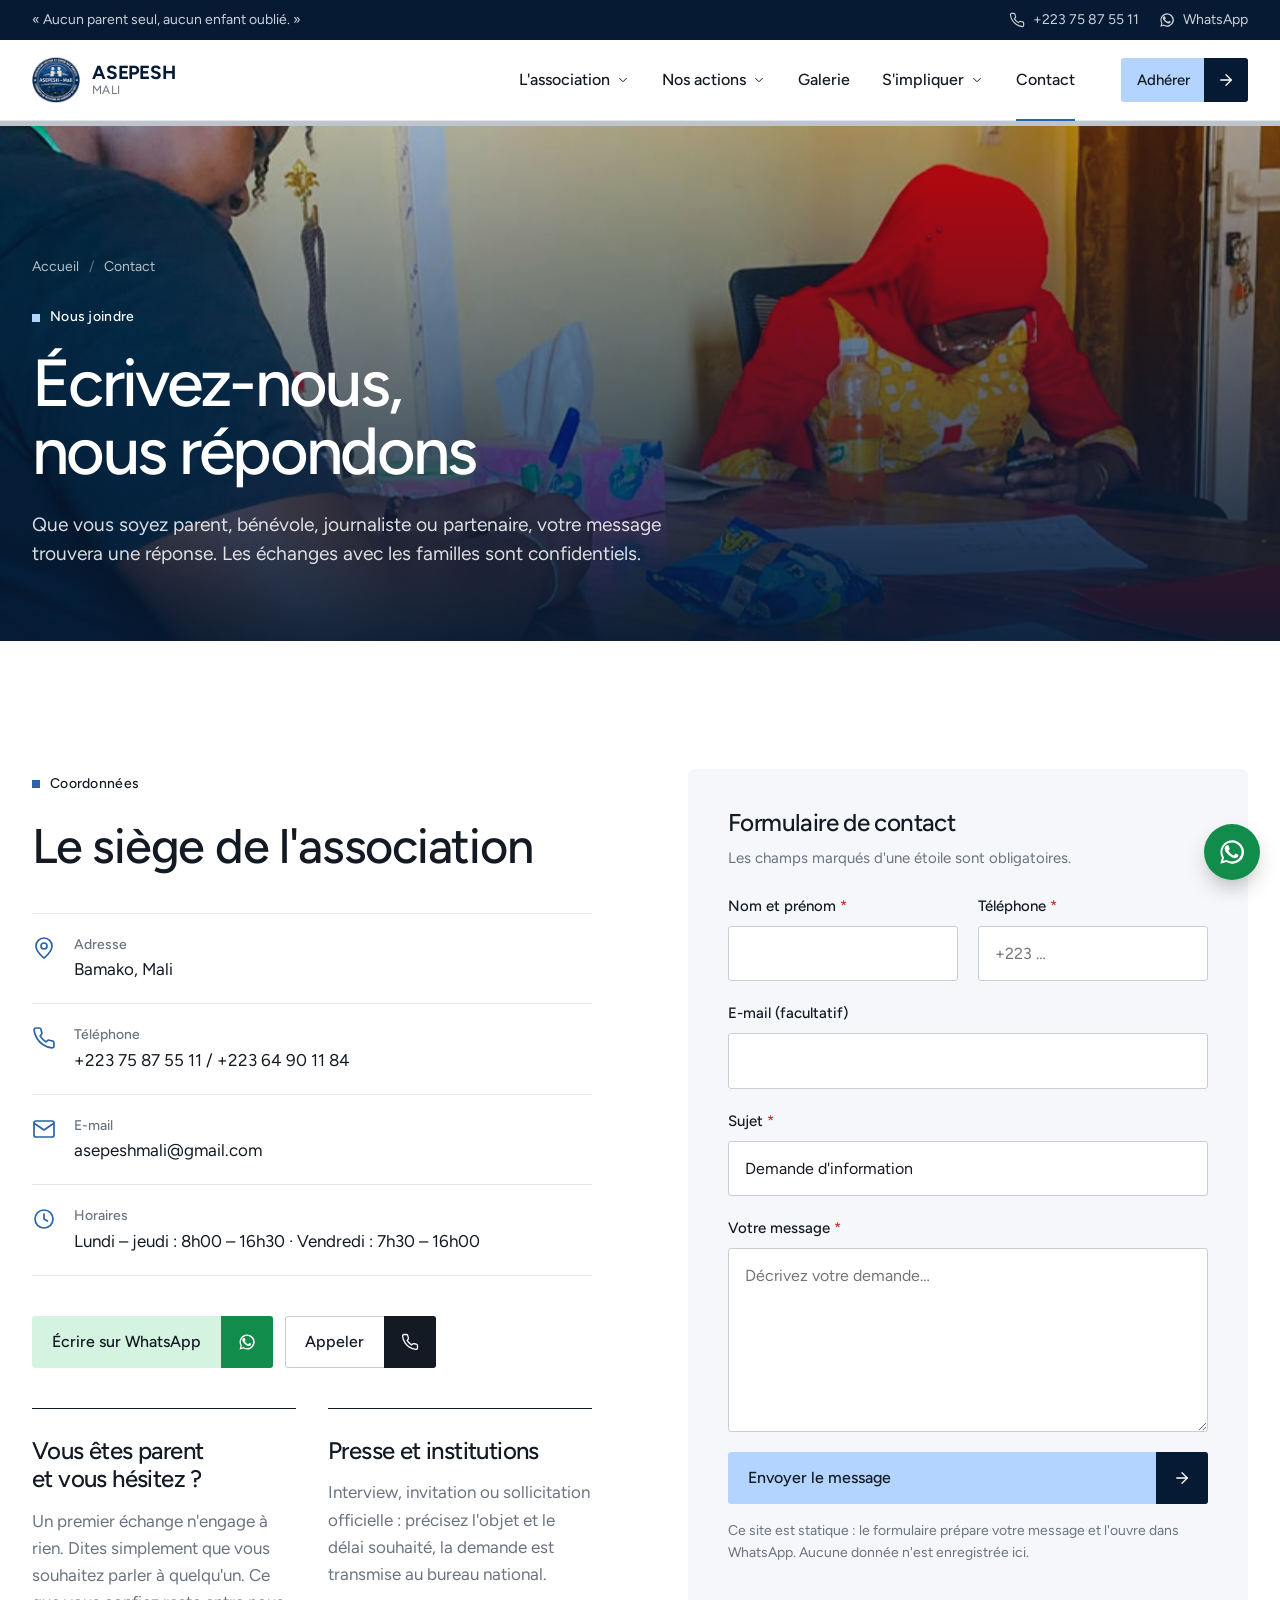
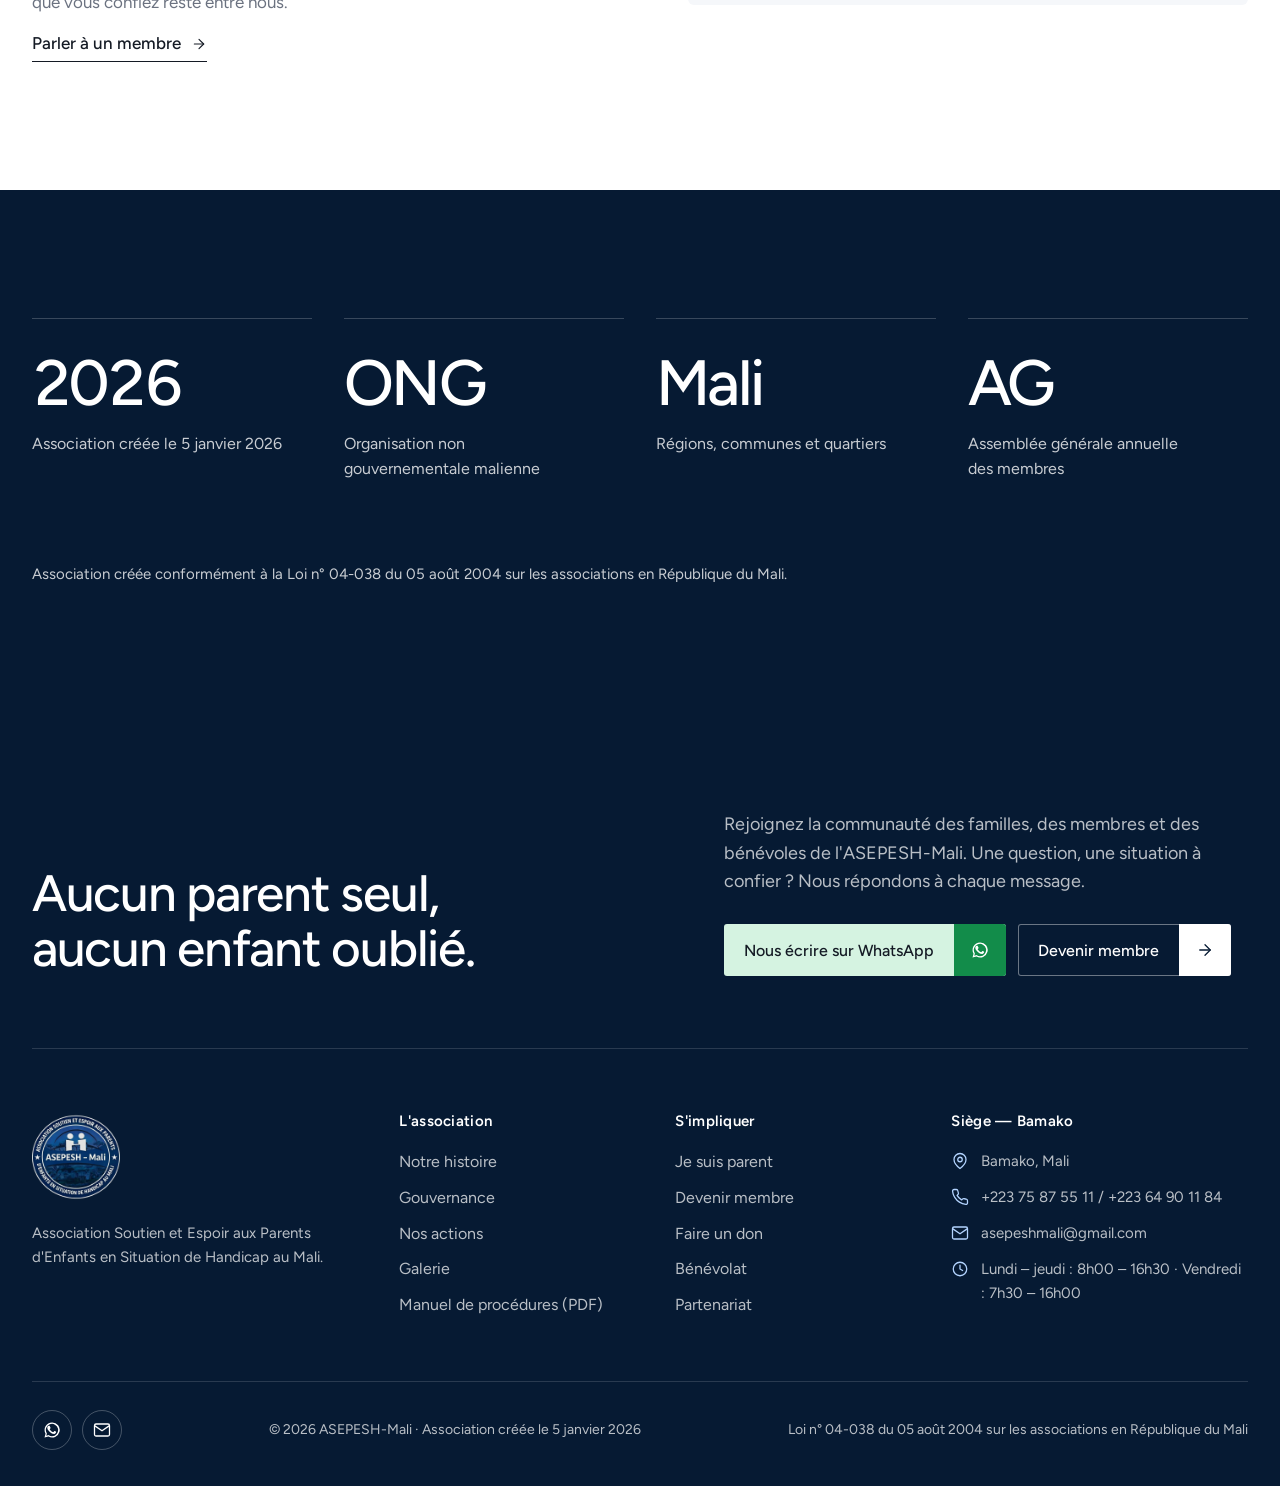
<file: contact.html>
<!DOCTYPE html>
<html lang="fr">
<head>
<meta charset="utf-8">
<meta name="viewport" content="width=device-width, initial-scale=1">
<title>Contact — ASEPESH-Mali</title>
<meta name="description" content="Contacter l'ASEPESH-Mali : téléphone, WhatsApp, e-mail et formulaire. Les échanges avec les familles sont confidentiels.">
<meta name="theme-color" content="#061A33">
<link rel="icon" href="assets/logo/favicon.ico" sizes="any">
<link rel="icon" href="assets/logo/favicon-64.png" type="image/png">
<link rel="apple-touch-icon" href="assets/logo/apple-touch-icon.png">
<link rel="preconnect" href="https://fonts.googleapis.com">
<link rel="preconnect" href="https://fonts.gstatic.com" crossorigin>
<link href="https://fonts.googleapis.com/css2?family=Figtree:wght@400;500;600;700&display=swap" rel="stylesheet">
<link rel="stylesheet" href="css/style.css">
</head>

<body data-page="contact" data-base="" data-wa="general">
<a class="skip-link" href="#contenu">Aller au contenu</a>
<header class="site-header" id="siteHeader"></header>

<main id="contenu">

  <section class="page-hero on-dark">
    <div class="hero-media"><img src="assets/img/photo-06.jpg" alt="" data-parallax style="object-position:center 40%"></div>
    <div class="container">
      <nav class="crumb" aria-label="Fil d'Ariane">
        <a href="index.html">Accueil</a><i>/</i><span>Contact</span>
      </nav>
      <span class="tag">Nous joindre</span>
      <h1>Écrivez-nous, nous répondons</h1>
      <p class="lead">
        Que vous soyez parent, bénévole, journaliste ou partenaire, votre message trouvera une
        réponse. Les échanges avec les familles sont confidentiels.
      </p>
    </div>
  </section>

  <section class="section">
    <div class="container split">

      <!-- Coordonnées -->
      <div>
        <span class="tag">Coordonnées</span>
        <h2 class="mt-3">Le siège de l'association</h2>

        <ul class="contact-list mt-4">
          <li><span data-icon="pin"></span><span><b>Adresse</b><span data-cfg="adresse">Bamako, Mali</span></span></li>
          <li><span data-icon="phone"></span><span><b>Téléphone</b><span data-tels>+223 75 87 55 11 / +223 64 90 11 84</span></span></li>
          <li><span data-icon="mail"></span><span><b>E-mail</b><a data-mail href="#"><span data-cfg="email">asepeshmali@gmail.com</span></a></span></li>
          <li><span data-icon="clock"></span><span><b>Horaires</b><span data-cfg="horaires">Lundi – jeudi : 8h00 – 16h30 · Vendredi : 7h30 – 16h00</span></span></li>
        </ul>
        <div class="btn-row mt-4">
          <a class="btn btn--wa" data-btn-icon="whatsapp" data-wa-link="general" href="#">Écrire sur WhatsApp</a>
          <a class="btn btn--line" data-btn-icon="phone" data-tel href="#">Appeler</a>
        </div>

        <div class="grid grid-2 mt-4">
          <div class="card">
            <h3>Vous êtes parent et vous hésitez ?</h3>
            <p>
              Un premier échange n'engage à rien. Dites simplement que vous souhaitez parler à
              quelqu'un. Ce que vous confiez reste entre nous.
            </p>
            <a class="more" data-wa-link="ecoute" href="#">Parler à un membre</a>
          </div>
          <div class="card">
            <h3>Presse et institutions</h3>
            <p>
              Interview, invitation ou sollicitation officielle : précisez l'objet et le délai
              souhaité, la demande est transmise au bureau national.
            </p>
          </div>
        </div>
      </div>

      <!-- Formulaire -->
      <div class="panel">
        <h3>Formulaire de contact</h3>
        <p class="small muted mt-1">Les champs marqués d'une étoile sont obligatoires.</p>

        <form data-form="Message depuis le site" data-envoi="whatsapp" class="mt-3">
          <div class="form-grid">
            <div class="field">
              <label for="ct-nom">Nom et prénom <span class="req">*</span></label>
              <input class="input" type="text" id="ct-nom" name="nom" required autocomplete="name">
              <span class="field-error">Merci d'indiquer votre nom.</span>
            </div>
            <div class="field">
              <label for="ct-tel">Téléphone <span class="req">*</span></label>
              <input class="input" type="tel" id="ct-tel" name="tel" required autocomplete="tel" placeholder="+223 …">
              <span class="field-error">Merci d'indiquer un numéro joignable.</span>
            </div>
            <div class="field field-full">
              <label for="ct-email">E-mail (facultatif)</label>
              <input class="input" type="email" id="ct-email" name="email" autocomplete="email">
              <span class="field-error">Cette adresse e-mail semble incorrecte.</span>
            </div>
            <div class="field field-full">
              <label for="sujet">Sujet <span class="req">*</span></label>
              <input class="input" type="text" id="sujet" name="sujet" required value="Demande d'information">
              <span class="field-error">Merci de préciser l'objet de votre message.</span>
            </div>
            <div class="field field-full">
              <label for="ct-msg">Votre message <span class="req">*</span></label>
              <textarea class="input" id="ct-msg" name="message" rows="6" required placeholder="Décrivez votre demande…"></textarea>
              <span class="field-error">Merci d'écrire votre message.</span>
            </div>
          </div>

          <button class="btn btn--block" type="submit">Envoyer le message</button>
          <p class="form-note">
            Ce site est statique : le formulaire prépare votre message et l'ouvre dans WhatsApp.
            Aucune donnée n'est enregistrée ici.
          </p>
          <p class="form-ok">Merci ! Votre message est prêt : il ne reste qu'à l'envoyer depuis WhatsApp.</p>
        </form>
      </div>

    </div>
  </section>

  <!-- ============ REPÈRES ============ -->
  <section class="section section--navy">
    <div class="container">
      <div class="stats">
        <div class="stat"><span class="stat-num">2026</span><p>Association créée le <span data-cfg="creation">5 janvier 2026</span></p></div>
        <div class="stat"><span class="stat-num">ONG</span><p>Organisation non gouvernementale malienne</p></div>
        <div class="stat"><span class="stat-num">Mali</span><p>Régions, communes et quartiers</p></div>
        <div class="stat"><span class="stat-num">AG</span><p>Assemblée générale annuelle des membres</p></div>
      </div>
      <p class="mt-4 small">
        Association créée conformément à la <span data-cfg="recepisse">loi n° 04-038 du 05 août 2004 sur les associations en République du Mali</span>.
      </p>
    </div>
  </section>

</main>

<footer class="site-footer" id="siteFooter"></footer>

<script src="js/config.js"></script>
<script src="js/ui.js"></script>
</body>
</html>
</file>
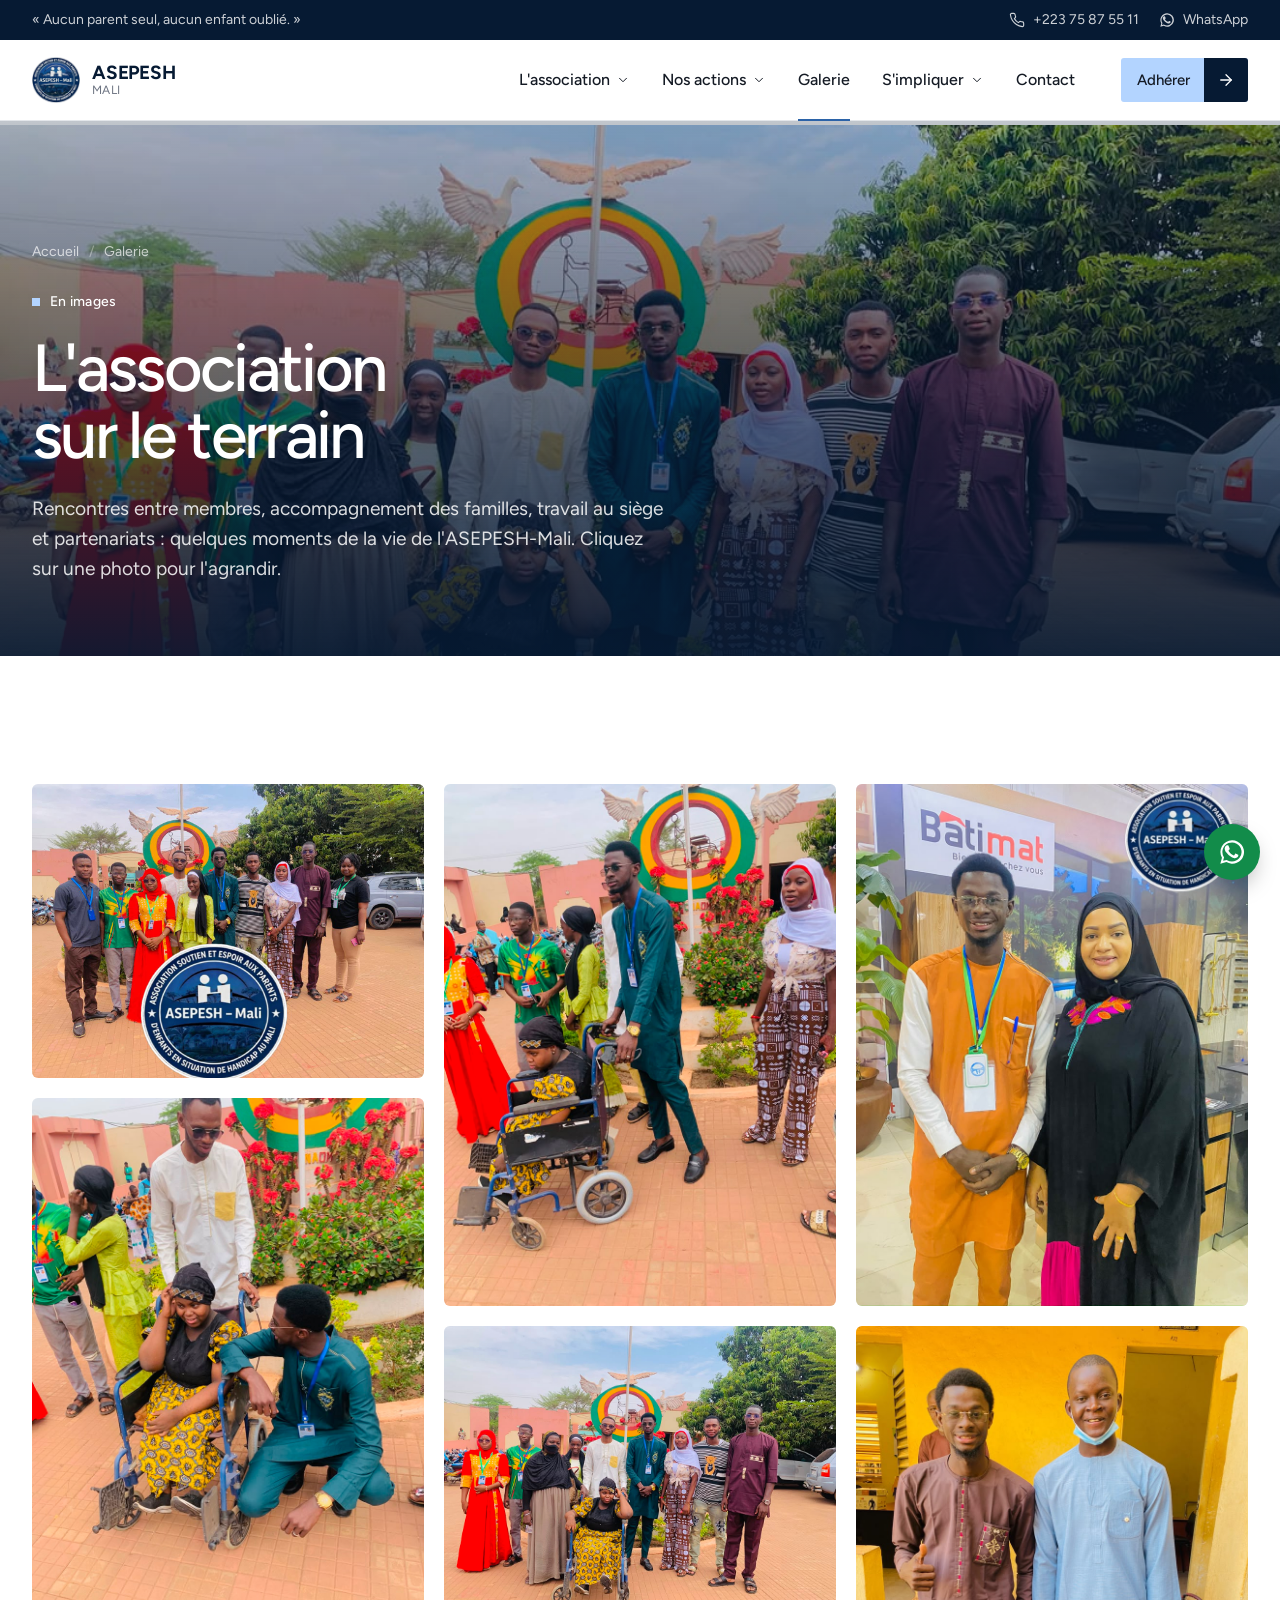
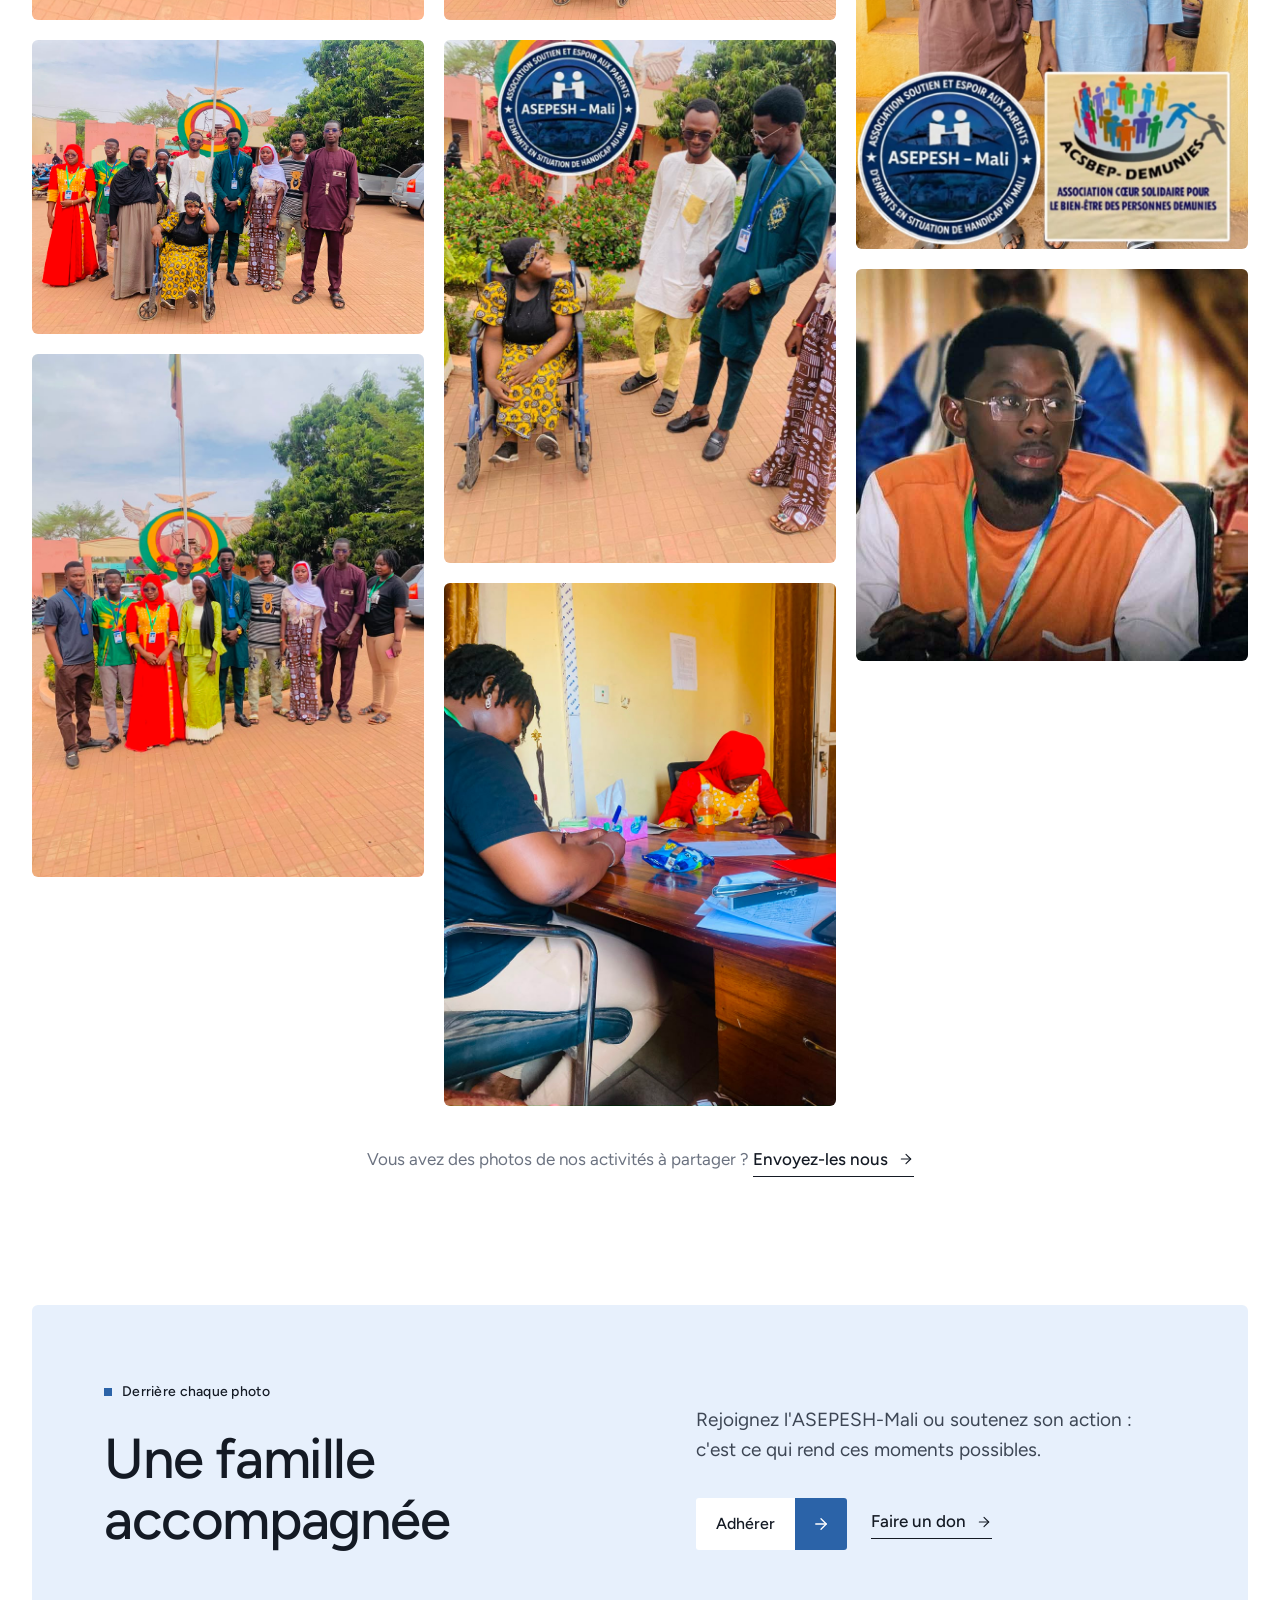
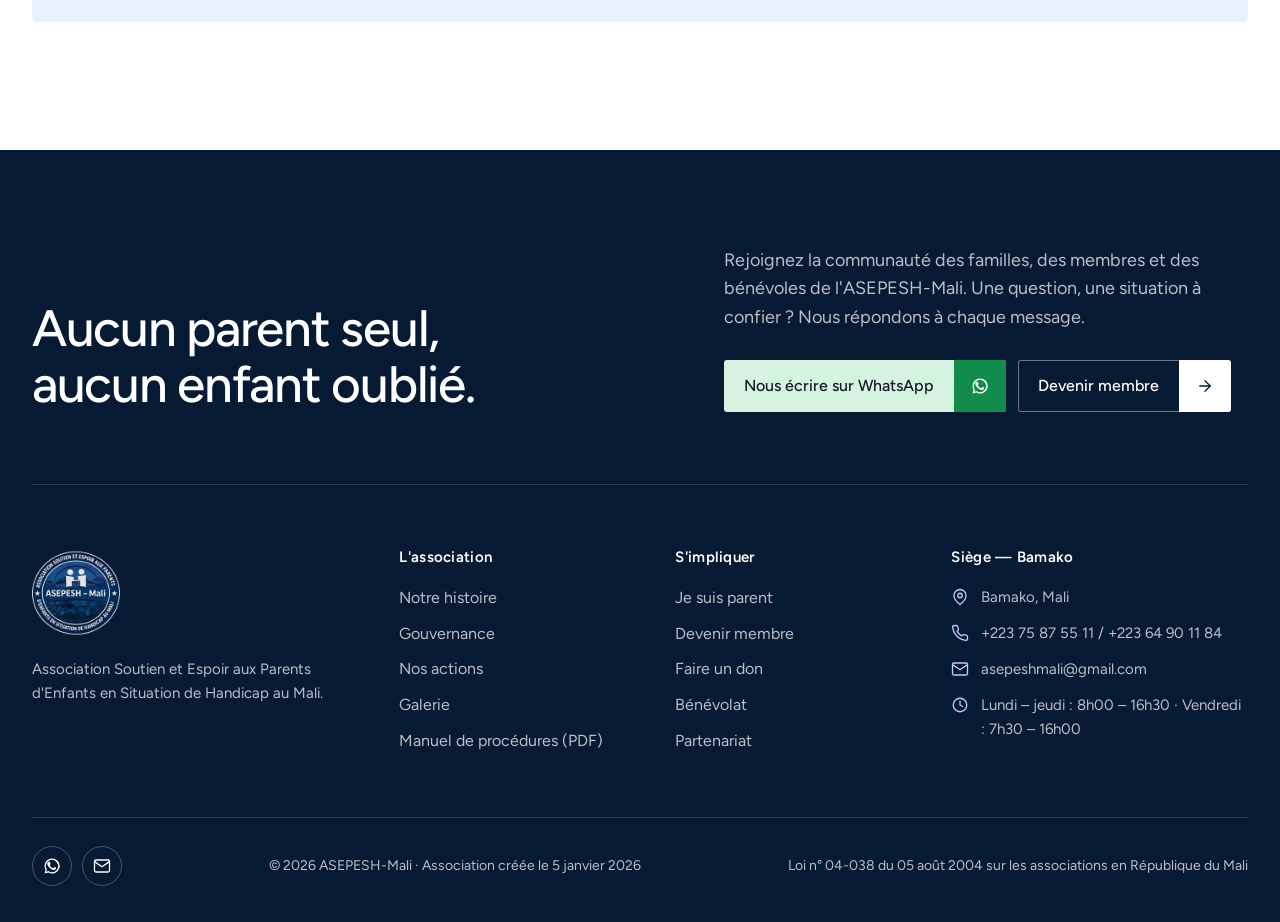
<file: galerie.html>
<!DOCTYPE html>
<html lang="fr">
<head>
<meta charset="utf-8">
<meta name="viewport" content="width=device-width, initial-scale=1">
<title>Galerie — ASEPESH-Mali</title>
<meta name="description" content="Rencontres, accompagnement des familles, travail au siège et partenariats : l'ASEPESH-Mali en images.">
<meta name="theme-color" content="#061A33">
<link rel="icon" href="assets/logo/favicon.ico" sizes="any">
<link rel="icon" href="assets/logo/favicon-64.png" type="image/png">
<link rel="apple-touch-icon" href="assets/logo/apple-touch-icon.png">
<link rel="preconnect" href="https://fonts.googleapis.com">
<link rel="preconnect" href="https://fonts.gstatic.com" crossorigin>
<link href="https://fonts.googleapis.com/css2?family=Figtree:wght@400;500;600;700&display=swap" rel="stylesheet">
<link rel="stylesheet" href="css/style.css">
</head>

<body data-page="galerie" data-base="" data-wa="general">
<a class="skip-link" href="#contenu">Aller au contenu</a>
<header class="site-header" id="siteHeader"></header>

<main id="contenu">

  <section class="page-hero on-dark">
    <div class="hero-media"><img src="assets/img/photo-03.jpg" alt="" data-parallax></div>
    <div class="container">
      <nav class="crumb" aria-label="Fil d'Ariane">
        <a href="index.html">Accueil</a><i>/</i><span>Galerie</span>
      </nav>
      <span class="tag">En images</span>
      <h1>L'association sur le terrain</h1>
      <p class="lead">
        Rencontres entre membres, accompagnement des familles, travail au siège et partenariats :
        quelques moments de la vie de l'ASEPESH-Mali. Cliquez sur une photo pour l'agrandir.
      </p>
    </div>
  </section>

  <section class="section">
    <div class="container">
      <div class="gallery">

        <figure class="gal-item reveal" data-lightbox="assets/img/photo-07.jpg" data-caption="Les membres de l'ASEPESH-Mali réunis lors d'une sortie associative.">
          <img src="assets/img/photo-07.jpg" alt="Membres de l'ASEPESH-Mali réunis en groupe devant un monument" loading="lazy">
          <figcaption>Les membres de l'association</figcaption>
        </figure>

        <figure class="gal-item reveal" data-lightbox="assets/img/photo-04.jpg" data-caption="Accompagnement de proximité d'une jeune femme en fauteuil roulant.">
          <img src="assets/img/photo-04.jpg" alt="Un membre accompagne une jeune femme en fauteuil roulant" loading="lazy">
          <figcaption>Accompagnement de proximité</figcaption>
        </figure>

        <figure class="gal-item reveal" data-lightbox="assets/img/photo-03.jpg" data-caption="Rencontre associative réunissant membres et familles accompagnées.">
          <img src="assets/img/photo-03.jpg" alt="Groupe de membres et de familles réunis à l'extérieur" loading="lazy">
          <figcaption>Rencontre entre familles</figcaption>
        </figure>

        <figure class="gal-item reveal" data-lightbox="assets/img/photo-01.jpg" data-caption="L'équipe de l'ASEPESH-Mali lors d'une activité extérieure.">
          <img src="assets/img/photo-01.jpg" alt="L'équipe de l'association devant un monument à Bamako" loading="lazy">
          <figcaption>L'équipe au complet</figcaption>
        </figure>

        <figure class="gal-item reveal" data-lightbox="assets/img/photo-02.jpg" data-caption="Les membres de l'association au contact des familles lors d'une sortie.">
          <img src="assets/img/photo-02.jpg" alt="Membres de l'association accompagnant une personne en fauteuil roulant" loading="lazy">
          <figcaption>Au contact des familles</figcaption>
        </figure>

        <figure class="gal-item reveal" data-lightbox="assets/img/photo-08.jpg" data-caption="Les membres de l'ASEPESH-Mali rassemblés lors d'une activité.">
          <img src="assets/img/photo-08.jpg" alt="Les membres de l'association rassemblés en extérieur" loading="lazy">
          <figcaption>Les membres rassemblés</figcaption>
        </figure>

        <figure class="gal-item reveal" data-lightbox="assets/img/photo-05.jpg" data-caption="Moment de solidarité autour d'une participante en fauteuil roulant.">
          <img src="assets/img/photo-05.jpg" alt="Membres entourant une participante en fauteuil roulant" loading="lazy">
          <figcaption>Moment de solidarité</figcaption>
        </figure>

        <figure class="gal-item reveal" data-lightbox="assets/img/photo-06.jpg" data-caption="Travail administratif au siège de l'association.">
          <img src="assets/img/photo-06.jpg" alt="Deux membres au travail dans le bureau de l'association" loading="lazy">
          <figcaption>Au siège de l'association</figcaption>
        </figure>

        <figure class="gal-item reveal" data-lightbox="assets/img/photo-09.jpg" data-caption="Représentation de l'ASEPESH-Mali lors d'un salon professionnel.">
          <img src="assets/img/photo-09.jpg" alt="Deux membres de l'association lors d'un salon professionnel" loading="lazy">
          <figcaption>Représentation extérieure</figcaption>
        </figure>

        <figure class="gal-item reveal" data-lightbox="assets/img/photo-10.jpg" data-caption="Rencontre avec l'Association Cœur Solidaire pour le Bien-Être des Personnes Démunies (ACSBEP).">
          <img src="assets/img/photo-10.jpg" alt="Deux responsables associatifs lors d'une rencontre de partenariat" loading="lazy">
          <figcaption>Partenariat inter-associatif</figcaption>
        </figure>

        <figure class="gal-item reveal" data-lightbox="assets/img/president.jpg" data-caption="Un membre du bureau de l'ASEPESH-Mali lors d'une rencontre.">
          <img src="assets/img/president.jpg" alt="Portrait d'un membre du bureau de l'association" loading="lazy">
          <figcaption>Membre du bureau</figcaption>
        </figure>

      </div>

      <p class="mt-4 center muted">
        Vous avez des photos de nos activités à partager ?
        <a class="more" href="contact.html?sujet=Photos%20d%27activit%C3%A9s">Envoyez-les nous</a>
      </p>
    </div>
  </section>

  <section class="section">
    <div class="container">
      <div class="join reveal">
        <div>
          <span class="tag">Derrière chaque photo</span>
          <h2 class="mt-3">Une famille accompagnée</h2>
        </div>
        <div>
          <p>Rejoignez l'ASEPESH-Mali ou soutenez son action : c'est ce qui rend ces moments possibles.</p>
          <div class="btn-row">
            <a class="btn btn--light" href="adherer.html#adhesion">Adhérer</a>
            <a class="more" href="adherer.html#don">Faire un don</a>
          </div>
        </div>
      </div>
    </div>
  </section>

</main>

<footer class="site-footer" id="siteFooter"></footer>

<script src="js/config.js"></script>
<script src="js/ui.js"></script>
</body>
</html>
</file>
<file: css/style.css>
/* =========================================================
   ASEPESH-Mali — Site public
   Association Soutien et Espoir aux Parents d'Enfants
   en Situation de Handicap au Mali.

   Grammaire éditoriale inspirée de higherlifefoundation.org :
   fond blanc, texte quasi noir, filets gris clairs, grands
   titres serrés, boutons à pastille qui s'étend au survol,
   méga-menus à vignette, bloc d'actions collant, bandeau de
   chiffres. Couleurs reprises du médaillon du logo : bleu
   nuit, bleu de l'anneau, argent du lettrage.
   ========================================================= */

/* ---------- 1. Jetons ---------- */
:root {
  /* Couleurs du logo */
  --navy:      #061A33;   /* fond du médaillon */
  --navy-2:    #0A2E59;   /* bleu intermédiaire du médaillon */
  --blue:      #2B63A8;   /* anneau, assombri pour le texte sur blanc (5,9:1) */
  --sky:       #B3D4FF;   /* anneau, éclairci : remplissage des boutons */
  --sky-soft:  #E7F0FC;   /* fonds teintés */
  --silver:    #BCC3CA;   /* étoiles et lettrage */

  /* Neutres */
  --ink:       #141A24;
  --ink-2:     #3D4654;
  --grey:      #6B7280;   /* texte secondaire (4,8:1 sur blanc) */
  --line:      #E3E6EA;
  --line-2:    #C9CED5;
  --paper:     #FFFFFF;
  --paper-2:   #F5F7FA;

  --wa:        #128C4A;
  --wa-soft:   #D5F3E1;
  --err:       #C2362B;

  --r:   3px;
  --r-lg: 6px;
  --ease: cubic-bezier(.65, 0, .25, 1);
  --container: 1320px;
  --gutter: 32px;
  --header-h: 80px;

  --ff: "Figtree", -apple-system, BlinkMacSystemFont, "Segoe UI", system-ui, sans-serif;
}

/* ---------- 2. Base ---------- */
*, *::before, *::after { box-sizing: border-box; }
* { margin: 0; }

html { -webkit-text-size-adjust: 100%; scroll-behavior: smooth; scroll-padding-top: 110px; }

body {
  font-family: var(--ff);
  font-size: 17px;
  line-height: 1.6;
  color: var(--ink-2);
  background: var(--paper);
  -webkit-font-smoothing: antialiased;
  -moz-osx-font-smoothing: grayscale;
  overflow-x: hidden;
}

img, svg { display: block; max-width: 100%; }
a { color: inherit; text-decoration: none; }
button { font: inherit; color: inherit; background: none; border: 0; cursor: pointer; padding: 0; }
ul, ol { padding: 0; list-style: none; }
strong, b { font-weight: 600; color: var(--ink); }

h1, h2, h3, h4 {
  font-weight: 500;
  color: var(--ink);
  line-height: 1.08;
  letter-spacing: -.025em;
  text-wrap: balance;
}
h1 { font-size: clamp(42px, 6vw, 84px); letter-spacing: -.04em; line-height: 1.02; }
h2 { font-size: clamp(32px, 3.8vw, 52px); }
h3 { font-size: clamp(22px, 1.9vw, 28px); line-height: 1.18; }
h4 { font-size: 18px; letter-spacing: -.01em; }
p  { text-wrap: pretty; }

:focus-visible { outline: 2px solid var(--blue); outline-offset: 3px; }

.skip-link {
  position: absolute; left: 16px; top: -60px; z-index: 200;
  background: var(--navy); color: #fff; padding: 10px 16px; border-radius: var(--r);
}
.skip-link:focus { top: 12px; }

.container { width: 100%; max-width: var(--container); margin: 0 auto; padding: 0 var(--gutter); }

.section    { padding: 128px 0; }
.section-sm { padding: 72px 0; }
.section:not([class*="section--"]) + .section:not([class*="section--"]) { padding-top: 0; }
.section--tint { background: var(--paper-2); }
.section--sky  { background: var(--sky-soft); }
.section--navy { background: var(--navy); color: rgba(255,255,255,.78); }
.section--navy h2, .section--navy h3, .section--navy h4, .section--navy strong { color: #fff; }

.mt-1 { margin-top: 8px; }  .mt-2 { margin-top: 16px; }
.mt-3 { margin-top: 24px; } .mt-4 { margin-top: 40px; }
.small { font-size: 15px; }
.muted { color: var(--grey); }
.center { text-align: center; }

/* ---------- 3. Étiquettes, titres de section ---------- */
.tag {
  display: inline-flex; align-items: center; gap: 10px;
  font-size: 14px; font-weight: 500; letter-spacing: .02em;
  color: var(--ink);
}
.tag::before { content: ""; width: 8px; height: 8px; background: var(--blue); }
.section--navy .tag, .on-dark .tag { color: #fff; }
.section--navy .tag::before, .on-dark .tag::before { background: var(--sky); }

.head { display: grid; gap: 20px; max-width: 760px; margin-bottom: 64px; }
.head p { font-size: 19px; color: var(--grey); }
.section--navy .head p { color: rgba(255,255,255,.72); }
.head.center { margin-left: auto; margin-right: auto; justify-items: center; }
.tag-center { display: flex; justify-content: center; margin-bottom: 32px; }

.head-row {
  display: flex; align-items: flex-end; justify-content: space-between;
  gap: 32px; margin-bottom: 56px; flex-wrap: wrap;
}
.head-row .head { margin-bottom: 0; }

.lead { font-size: clamp(18px, 1.5vw, 21px); line-height: 1.55; }

/* ---------- 4. Boutons et liens ---------- */
/* Pastille sombre à droite qui recouvre tout le bouton au survol. */
.btn {
  --fill: var(--sky);
  --box: var(--navy);
  --txt: var(--ink);
  position: relative; isolation: isolate; overflow: hidden;
  display: inline-flex; align-items: center; gap: 20px;
  min-height: 52px; padding-left: 20px;
  background: var(--fill); color: var(--txt);
  font-size: 16px; font-weight: 500; line-height: 1.2;
  border-radius: var(--r);
  transition: color .45s var(--ease);
  white-space: nowrap;
}
.btn::before {
  content: ""; position: absolute; z-index: -1;
  top: 0; right: 0; bottom: 0; width: 52px;
  background: var(--box);
  transition: width .5s var(--ease);
}
.btn .ico {
  display: grid; place-items: center;
  width: 52px; height: 52px; flex: none;
  color: #fff;
}
.btn .ico svg { width: 18px; height: 18px; transition: transform .45s var(--ease); }
.btn:hover, .btn:focus-visible { color: #fff; }
.btn:hover::before, .btn:focus-visible::before { width: 100%; }
.btn:hover .ico svg { transform: translateX(3px); }

.btn--light { --fill: #fff; --box: var(--blue); }
.btn--wa    { --fill: var(--wa-soft); --box: var(--wa); }
.btn--line  { --fill: transparent; --box: var(--ink); box-shadow: inset 0 0 0 1px var(--line-2); }
.on-dark .btn--line, .section--navy .btn--line { --txt: #fff; --box: #fff; box-shadow: inset 0 0 0 1px rgba(255,255,255,.4); }
.on-dark .btn--line .ico, .section--navy .btn--line .ico { color: var(--navy); }
.on-dark .btn--line:hover, .section--navy .btn--line:hover { color: var(--navy); }
.btn--sm { min-height: 44px; padding-left: 16px; gap: 14px; font-size: 15px; }
.btn--sm::before, .btn--sm .ico { width: 44px; }
.btn--sm .ico { height: 44px; }
.btn--block { display: flex; width: 100%; justify-content: space-between; }

.btn-row { display: flex; flex-wrap: wrap; gap: 12px; }
.btn-row .more { align-self: center; margin-left: 12px; }

.more {
  display: inline-flex; align-items: center; gap: 10px;
  font-weight: 500; color: var(--ink);
  border-bottom: 1px solid currentColor; padding-bottom: 3px;
  transition: gap .3s var(--ease), color .3s;
}
.more svg { width: 16px; height: 16px; }
.more:hover { gap: 16px; color: var(--blue); }
.section--navy .more, .on-dark .more { color: #fff; }
.section--navy .more:hover, .on-dark .more:hover { color: var(--sky); }

/* ---------- 5. Bandeau supérieur et en-tête ---------- */
.topbar { background: var(--navy); color: rgba(255,255,255,.8); font-size: 14px; }
.topbar .container { display: flex; align-items: center; justify-content: space-between; gap: 16px; min-height: 40px; }
.topbar-links { display: flex; align-items: center; gap: 20px; }
.topbar-links a { display: inline-flex; align-items: center; gap: 8px; transition: color .2s; }
.topbar-links a:hover { color: #fff; }
.topbar svg { width: 16px; height: 16px; }

.site-header {
  position: sticky; top: 0; z-index: 90;
  background: var(--paper);
  border-bottom: 1px solid var(--line);
}
.nav-wrap { display: flex; align-items: center; gap: 32px; height: var(--header-h); }

.brand { display: flex; align-items: center; gap: 12px; flex: none; }
.brand img { width: 48px; height: 48px; }
.brand-txt { display: grid; line-height: 1.1; }
.brand-txt b { font-size: 19px; font-weight: 700; letter-spacing: -.01em; color: var(--navy); }
.brand-txt span { font-size: 12px; color: var(--grey); letter-spacing: .04em; }

.nav { margin-left: auto; }
.nav-list { display: flex; align-items: center; gap: 4px; }
.nav-link {
  display: inline-flex; align-items: center; gap: 6px;
  height: var(--header-h); padding: 0 14px;
  font-size: 16px; font-weight: 500; color: var(--ink);
  position: relative;
}
.nav-link::after {
  content: ""; position: absolute; left: 14px; right: 14px; bottom: -1px; height: 2px;
  background: var(--blue); transform: scaleX(0); transform-origin: left;
  transition: transform .35s var(--ease);
}
.nav-link:hover::after, .nav-link.is-active::after,
.nav-item.is-open > .nav-link::after { transform: scaleX(1); }
.nav-link svg { width: 14px; height: 14px; transition: transform .3s; }
.nav-item.is-open > .nav-link svg { transform: rotate(180deg); }

/* Méga-menu : liens à gauche, vignette à droite */
.mega {
  position: absolute; left: 0; right: 0; top: 100%;
  background: var(--paper); border-bottom: 1px solid var(--line);
  box-shadow: 0 24px 40px -24px rgba(6, 26, 51, .25);
  opacity: 0; visibility: hidden; transform: translateY(-8px);
  transition: opacity .3s, transform .3s var(--ease), visibility 0s .3s;
}
.nav-item.is-open .mega { opacity: 1; visibility: visible; transform: none; transition-delay: 0s; }
.mega-inner {
  display: grid; grid-template-columns: 280px 1fr 380px; gap: 48px;
  padding-top: 48px; padding-bottom: 56px;
}
.mega-intro h3 { font-size: 30px; }
.mega-intro p { margin-top: 12px; color: var(--grey); font-size: 16px; }
.mega-links { display: grid; align-content: start; border-top: 1px solid var(--line); }
.mega-links a {
  display: flex; justify-content: space-between; align-items: center;
  padding: 16px 0; border-bottom: 1px solid var(--line);
  font-size: 20px; color: var(--ink); letter-spacing: -.01em;
  transition: padding .35s var(--ease), color .2s;
}
.mega-links a svg { width: 18px; height: 18px; opacity: 0; transform: translateX(-8px); transition: .35s var(--ease); }
.mega-links a:hover { padding-left: 10px; color: var(--blue); }
.mega-links a:hover svg { opacity: 1; transform: none; }
.mega-media { border-radius: var(--r-lg); overflow: hidden; aspect-ratio: 4 / 3; }
.mega-media img { width: 100%; height: 100%; object-fit: cover; }

.nav-actions { display: flex; align-items: center; gap: 12px; }
.nav-toggle { display: none; width: 48px; height: 48px; place-items: center; margin-left: auto; color: var(--ink); }
.nav-toggle svg { width: 26px; height: 26px; }
.nav-cta-mobile { display: none; }

/* ---------- 6. Héro de l'accueil ---------- */
.hero {
  position: relative; isolation: isolate;
  min-height: calc(100svh - var(--header-h) - 40px);
  display: flex; flex-direction: column; justify-content: flex-end;
  color: #fff; overflow: hidden;
}
.hero-media { position: absolute; inset: 0; z-index: -2; }
.hero-media img { width: 100%; height: 115%; object-fit: cover; object-position: center 35%; }
.hero::before {
  content: ""; position: absolute; inset: 0; z-index: -1;
  background:
    linear-gradient(to top, rgba(6,26,51,.92) 0%, rgba(6,26,51,.55) 42%, rgba(6,26,51,.1) 75%),
    linear-gradient(to right, rgba(6,26,51,.45), transparent 60%);
}
.hero-body { padding-top: 120px; padding-bottom: 72px; }
.hero h1 { color: #fff; max-width: 13ch; }
.hero .lead { max-width: 560px; margin-top: 28px; color: rgba(255,255,255,.86); }
.hero .btn-row { margin-top: 40px; }

/* Les trois portes d'entrée, posées en bas du héro */
.hero-doors { border-top: 1px solid rgba(255,255,255,.22); background: rgba(6,26,51,.45); backdrop-filter: blur(8px); }
.hero-doors .container { display: grid; grid-template-columns: repeat(3, 1fr); }
.door {
  display: flex; align-items: center; justify-content: space-between; gap: 16px;
  padding: 26px 28px; border-left: 1px solid rgba(255,255,255,.22);
  transition: background .3s;
}
.door:first-child { border-left: 0; padding-left: 0; }
.door b { display: block; color: #fff; font-size: 18px; font-weight: 600; }
.door span span { font-size: 14px; color: rgba(255,255,255,.7); }
.door svg { width: 20px; height: 20px; flex: none; transition: transform .35s var(--ease); }
.door:hover svg { transform: translateX(6px); }
.door:hover b { color: var(--sky); }

/* ---------- 7. En-tête des pages intérieures ---------- */
.page-hero {
  position: relative; isolation: isolate; overflow: hidden;
  min-height: 520px; display: flex; align-items: flex-end;
  color: #fff;
}
.page-hero .hero-media img { height: 115%; }
.page-hero::before {
  content: ""; position: absolute; inset: 0; z-index: -1;
  background: linear-gradient(to top, rgba(6,26,51,.94) 0%, rgba(6,26,51,.6) 50%, rgba(6,26,51,.25) 100%);
}
.page-hero .container { padding-top: 120px; padding-bottom: 72px; }
.page-hero h1 { color: #fff; font-size: clamp(40px, 5.2vw, 72px); max-width: 16ch; margin-top: 20px; }
.page-hero .lead { color: rgba(255,255,255,.85); max-width: 640px; margin-top: 24px; }
.page-hero .btn-row { margin-top: 32px; }
.crumb { display: flex; gap: 10px; font-size: 14px; color: rgba(255,255,255,.7); margin-bottom: 24px; }
.crumb a:hover { color: #fff; }
.crumb i { font-style: normal; opacity: .5; }

/* ---------- 8. Mises en page ---------- */
.split { display: grid; grid-template-columns: 1fr 1fr; gap: 96px; align-items: start; }
.split--center { align-items: center; }
.split--wide  { grid-template-columns: 5fr 7fr; }
.split--media { align-items: center; }
.split > * { min-width: 0; }

.grid { display: grid; gap: 56px 32px; }
.grid-2 { grid-template-columns: repeat(2, 1fr); }
.grid-3 { grid-template-columns: repeat(3, 1fr); }
.grid-4 { grid-template-columns: repeat(4, 1fr); }

.prose > * + * { margin-top: 18px; }
.prose p { font-size: 18px; }

/* Photo avec légende */
.figure { margin: 0; }
.figure .frame { border-radius: var(--r-lg); overflow: hidden; aspect-ratio: 4 / 5; background: var(--paper-2); }
.figure--land .frame { aspect-ratio: 4 / 3; }
.figure img { width: 100%; height: 100%; object-fit: cover; transition: transform 1.2s var(--ease); }
.figure:hover img { transform: scale(1.03); }
.figure figcaption { margin-top: 14px; font-size: 14px; color: var(--grey); }

/* Point focal des photos recadrées : les visages sont dans le tiers haut */
.frame img, .axes-frame img, .axis-pic img, .feature-media img,
.tile img, .mega-media img, .gallery--row img { object-position: 50% 18%; }
img[src$="photo-09.jpg"], img[src$="photo-10.jpg"] { object-position: 50% 8%; }

/* ---------- 9. Accueil : présentation (deux portraits décalés) ---------- */
.about { display: grid; grid-template-columns: 1fr 1fr; gap: 96px; align-items: start; }
.about h2 { font-size: clamp(36px, 4.4vw, 60px); }
.about-pics { display: grid; grid-template-columns: 1fr 1fr; gap: 20px; }
.about-pics .figure:nth-child(2) { margin-top: 96px; }
.about-pics figcaption b { display: block; color: var(--ink); font-weight: 600; font-size: 16px; }

/* ---------- 10. Carrousel « À la une » ---------- */
.feature { display: grid; grid-template-columns: 1fr 1fr; gap: 0; background: var(--paper); border-radius: var(--r-lg); overflow: hidden; }
.feature-slides { position: relative; display: grid; }
.feature-slide {
  grid-area: 1 / 1; padding: 56px;
  display: flex; flex-direction: column; gap: 20px;
  opacity: 0; visibility: hidden; transform: translateY(12px);
  transition: opacity .6s, transform .6s var(--ease), visibility 0s .6s;
}
.feature-slide.is-on { opacity: 1; visibility: visible; transform: none; transition-delay: 0s; }
.feature-slide h3 { font-size: clamp(28px, 2.6vw, 38px); }
.feature-slide p { color: var(--grey); }
.feature-slide .btn-row { margin-top: auto; padding-top: 12px; }
.feature-media { position: relative; min-height: 520px; }
.feature-media img {
  position: absolute; inset: 0; width: 100%; height: 100%; object-fit: cover;
  opacity: 0; transform: scale(1.04);
  transition: opacity .8s, transform 1.4s var(--ease);
}
.feature-media img.is-on { opacity: 1; transform: none; }
.feature-ctrl {
  display: flex; align-items: center; gap: 20px; padding: 0 56px 48px;
}
.feature-count { font-size: 15px; font-variant-numeric: tabular-nums; color: var(--ink); }
.feature-count i { font-style: normal; color: var(--grey); }
.feature-bar { flex: 1; height: 2px; background: var(--line-2); position: relative; overflow: hidden; }
.feature-bar span { position: absolute; inset: 0; background: var(--navy); transform-origin: left; transform: scaleX(0); }
.feature-arrows { display: flex; gap: 8px; }
.round {
  width: 48px; height: 48px; display: grid; place-items: center;
  border: 1px solid var(--line-2); border-radius: 50%; color: var(--ink);
  transition: background .3s, color .3s, border-color .3s;
}
.round svg { width: 18px; height: 18px; }
.round:hover { background: var(--navy); color: #fff; border-color: var(--navy); }

/* ---------- 11. Déclaration centrée ---------- */
.statement {
  max-width: 1040px; margin: 0 auto; text-align: center;
  font-size: clamp(28px, 3.4vw, 48px); line-height: 1.18; letter-spacing: -.025em;
  color: var(--ink); font-weight: 500; text-wrap: balance;
}
.statement em { font-style: normal; color: var(--blue); }

/* ---------- 12. Ce que nous faisons : bloc collant ---------- */
.axes { display: grid; grid-template-columns: 1fr 1fr; gap: 96px; }
.axes-list { display: grid; }
.axis {
  min-height: 78vh; display: flex; flex-direction: column; justify-content: center; gap: 22px;
  padding: 48px 0; border-top: 1px solid var(--line);
}
.axis:first-child { border-top: 0; padding-top: 0; min-height: 60vh; justify-content: flex-start; }
.axis-num { font-size: 14px; color: var(--grey); font-variant-numeric: tabular-nums; }
.axis h3 { font-size: clamp(30px, 3vw, 44px); line-height: 1.08; }
.axis p { font-size: 18px; color: var(--grey); max-width: 520px; }
.axis .more { align-self: flex-start; }
.axis .axis-pic { display: none; }

.axes-stick { position: sticky; top: calc(var(--header-h) + 32px); height: calc(100vh - var(--header-h) - 64px); min-height: 520px; max-height: 760px; display: flex; flex-direction: column; gap: 20px; }
.axes-frame { position: relative; flex: 1; border-radius: var(--r-lg); overflow: hidden; background: var(--paper-2); }
.axes-frame img {
  position: absolute; inset: 0; width: 100%; height: 100%; object-fit: cover;
  opacity: 0; transform: scale(1.06);
  transition: opacity .7s, transform 1.4s var(--ease);
}
.axes-frame img.is-on { opacity: 1; transform: none; }
.axes-nav { display: grid; grid-template-columns: repeat(4, 1fr); gap: 12px; }
.axes-nav a { display: grid; gap: 10px; font-size: 14px; color: var(--grey); transition: color .3s; }
.axes-nav a::before { content: ""; height: 2px; background: var(--line-2); }
.axes-nav a.is-on { color: var(--ink); }
.axes-nav a.is-on::before { background: var(--navy); }
.axes-nav a.is-done::before { background: var(--silver); }

/* Tuiles d'images légendées */
.tiles { display: grid; grid-template-columns: repeat(4, 1fr); gap: 16px; margin-top: 96px; }
.tile {
  position: relative; overflow: hidden; border-radius: var(--r-lg);
  aspect-ratio: 3 / 4; color: #fff; display: flex; align-items: flex-end;
}
.tile img { position: absolute; inset: 0; width: 100%; height: 100%; object-fit: cover; transition: transform 1.2s var(--ease); }
.tile::before { content: ""; position: absolute; inset: 0; z-index: 1; background: linear-gradient(to top, rgba(6,26,51,.88), rgba(6,26,51,0) 55%); }
.tile span {
  position: relative; z-index: 2; padding: 22px;
  display: flex; justify-content: space-between; align-items: center; width: 100%;
  font-size: 19px; font-weight: 500; letter-spacing: -.01em;
}
.tile svg { width: 18px; height: 18px; transition: transform .35s var(--ease); }
.tile:hover img { transform: scale(1.06); }
.tile:hover svg { transform: translateX(5px); }

/* ---------- 13. Chiffres ---------- */
.stats { display: grid; grid-template-columns: repeat(4, 1fr); gap: 0 32px; }
.stat { padding: 32px 0 40px; border-top: 1px solid rgba(255,255,255,.2); }
.section:not(.section--navy) .stat { border-top-color: var(--line-2); }
.stat-num {
  display: block; font-size: clamp(48px, 5vw, 76px); font-weight: 500;
  line-height: 1; letter-spacing: -.04em; color: #fff; font-variant-numeric: tabular-nums;
}
.section:not(.section--navy) .stat-num { color: var(--navy); }
.stat-num sup { font-size: .45em; color: var(--sky); vertical-align: top; margin-left: 4px; }
.stat p { margin-top: 16px; font-size: 16px; max-width: 26ch; }

/* ---------- 14. Où nous agissons ---------- */
.places { border-top: 1px solid var(--line-2); }
.place { padding: 22px 0 0; border-bottom: 1px solid var(--line-2); cursor: default; }
.place-row { display: flex; justify-content: space-between; align-items: baseline; gap: 20px; padding-bottom: 20px; }
.place h4 { font-size: 24px; font-weight: 500; }
.place p { font-size: 15px; color: var(--grey); text-align: right; }
.place-bar { height: 2px; background: transparent; position: relative; top: 1px; }
.place-bar span { position: absolute; inset: 0; background: var(--navy); transform: scaleX(0); transform-origin: left; }
.place.is-on h4 { color: var(--blue); }
.place.is-on .place-bar span { animation: fill var(--dur, 3.5s) linear forwards; }
@keyframes fill { to { transform: scaleX(1); } }

/* ---------- 15. Appel à collaborer ---------- */
.join {
  display: grid; grid-template-columns: 1.1fr 1fr; gap: 64px; align-items: end;
  background: var(--sky-soft); border-radius: var(--r-lg); padding: 72px;
}
.join h2 { font-size: clamp(36px, 4.4vw, 64px); }
.join p { font-size: 19px; }
.join .btn-row { margin-top: 32px; }

/* ---------- 16. Listes, cartes, lignes clé/valeur ---------- */
.ticks { display: grid; border-top: 1px solid var(--line); }
.ticks li {
  position: relative; padding: 14px 0 14px 32px;
  border-bottom: 1px solid var(--line); color: var(--ink-2);
}
.ticks li::before {
  content: ""; position: absolute; left: 2px; top: 23px;
  width: 12px; height: 7px; border-left: 2px solid var(--blue); border-bottom: 2px solid var(--blue);
  transform: rotate(-45deg);
}
.section--navy .ticks, .section--navy .ticks li { border-color: rgba(255,255,255,.16); color: rgba(255,255,255,.82); }
.section--navy .ticks li::before { border-color: var(--sky); }
.ticks--dark, .ticks--dark li { border-color: rgba(255,255,255,.16); color: rgba(255,255,255,.85); }
.ticks--dark li::before { border-color: var(--sky); }

/* Carte éditoriale : filet en tête, pas de boîte */
.card { display: flex; flex-direction: column; gap: 14px; padding-top: 28px; border-top: 1px solid var(--ink); }
.card .ico-line { width: 40px; height: 40px; color: var(--blue); }
.card .ico-line svg { width: 32px; height: 32px; }
.card h3 { font-size: 24px; }
.card p { color: var(--grey); }
.card .more { margin-top: auto; align-self: flex-start; }
.section--navy .card { border-top-color: rgba(255,255,255,.5); }
.section--navy .card p { color: rgba(255,255,255,.72); }
.section--navy .card .ico-line { color: var(--sky); }

.panel { background: var(--paper-2); border-radius: var(--r-lg); padding: 40px; }
.section--tint .panel, .section--sky .panel { background: var(--paper); }
.panel--sky { background: var(--sky-soft); }
.panel--navy { background: var(--navy); color: rgba(255,255,255,.78); }
.panel--navy h3 { color: #fff; }
.panel.split { gap: 48px; }
.narrow { max-width: 720px; }

.rows { display: grid; border-top: 1px solid var(--line); }
.rows > div { display: flex; justify-content: space-between; gap: 24px; padding: 14px 0; border-bottom: 1px solid var(--line); font-size: 16px; }
.rows .k { color: var(--grey); }
.rows .v { color: var(--ink); font-weight: 500; text-align: right; }

/* Liste numérotée */
.numbered { border-top: 1px solid var(--line-2); }
.numbered li { display: grid; grid-template-columns: 120px 1fr; gap: 24px; padding: 40px 0; border-bottom: 1px solid var(--line-2); }
.numbered .num { font-size: 15px; color: var(--grey); padding-top: 8px; }
.numbered p { margin-top: 12px; color: var(--grey); max-width: 680px; }
.numbered--dark, .numbered--dark li { border-color: rgba(255,255,255,.18); }
.numbered--dark .num, .numbered--dark p { color: rgba(255,255,255,.68); }

/* Accordéon */
.acc { border-bottom: 1px solid var(--line-2); }
.acc:first-of-type { border-top: 1px solid var(--line-2); }
.acc summary {
  list-style: none; cursor: pointer;
  display: flex; justify-content: space-between; align-items: center; gap: 24px;
  padding: 28px 0; font-size: clamp(20px, 1.8vw, 26px); font-weight: 500; color: var(--ink); letter-spacing: -.015em;
}
.acc summary::-webkit-details-marker { display: none; }
.acc summary::after {
  content: ""; flex: none; width: 40px; height: 40px; border-radius: 50%;
  border: 1px solid var(--line-2);
  background:
    linear-gradient(var(--ink), var(--ink)) center / 14px 1.5px no-repeat,
    linear-gradient(var(--ink), var(--ink)) center / 1.5px 14px no-repeat;
  transition: transform .35s var(--ease), background-color .3s;
}
.acc[open] summary::after { transform: rotate(45deg); }
.acc summary:hover { color: var(--blue); }
.acc-body { padding: 0 0 32px; max-width: 760px; }
.acc-body > * + * { margin-top: 14px; }
.acc-body ul { display: grid; gap: 8px; }
.acc-body li { padding-left: 20px; position: relative; }
.acc-body li::before { content: ""; position: absolute; left: 0; top: .7em; width: 8px; height: 2px; background: var(--blue); }

/* ---------- 17. Organigramme ---------- */
.org { display: grid; justify-items: center; }
.org-level { display: grid; gap: 16px; width: 100%; }
.org-level.is-3 { grid-template-columns: repeat(3, 1fr); }
.org-node {
  background: var(--paper); border: 1px solid var(--line-2); border-radius: var(--r-lg);
  padding: 22px 24px; width: 100%;
}
.org-node h4 { font-size: 18px; font-weight: 600; }
.org-node p { font-size: 14px; color: var(--grey); margin-top: 6px; }
.org-node--top { max-width: 420px; text-align: center; background: var(--navy); border-color: var(--navy); }
.org-node--top h4 { color: #fff; }
.org-node--top p { color: rgba(255,255,255,.7); }
.org-node--exec { border-color: var(--blue); box-shadow: inset 0 3px 0 var(--blue); }
.org-node.text-center { max-width: 560px; text-align: center; }
.org-link { width: 1px; height: 36px; background: var(--line-2); }

/* ---------- 18. Portes d'entrée (pages intérieures) ---------- */
.doors { display: grid; grid-template-columns: repeat(3, 1fr); border-top: 1px solid var(--line-2); border-bottom: 1px solid var(--line-2); }
.doors a {
  display: flex; gap: 18px; align-items: flex-start; padding: 32px 28px;
  border-left: 1px solid var(--line-2); transition: background .3s;
}
.doors a:first-child { border-left: 0; }
.doors a:hover { background: var(--sky-soft); }
.doors .d-ico { width: 28px; height: 28px; color: var(--blue); flex: none; }
.doors b { display: block; font-size: 20px; font-weight: 500; letter-spacing: -.01em; }
.doors span span { font-size: 15px; color: var(--grey); }

/* ---------- 19. Galerie et visionneuse ---------- */
.gallery { columns: 3; column-gap: 20px; }
.gal-item {
  break-inside: avoid; margin: 0 0 20px; cursor: zoom-in;
  position: relative; border-radius: var(--r-lg); overflow: hidden; background: var(--paper-2);
}
.gal-item img { width: 100%; height: auto; transition: transform 1.2s var(--ease); }
.gal-item figcaption {
  position: absolute; left: 0; right: 0; bottom: 0; padding: 40px 20px 18px;
  color: #fff; font-size: 15px; font-weight: 500;
  background: linear-gradient(to top, rgba(6,26,51,.85), transparent);
  opacity: 0; transform: translateY(8px); transition: .4s var(--ease);
}
.gal-item:hover img { transform: scale(1.04); }
.gal-item:hover figcaption, .gal-item:focus-visible figcaption { opacity: 1; transform: none; }
.gallery--row { columns: auto; display: grid; grid-template-columns: repeat(3, 1fr); gap: 20px; }
.gallery--row .gal-item { margin: 0; aspect-ratio: 4 / 5; }
.gallery--row .gal-item img { height: 100%; object-fit: cover; }

.lightbox {
  position: fixed; inset: 0; z-index: 150; background: rgba(6, 18, 34, .95);
  display: grid; place-items: center; padding: 64px 80px;
  opacity: 0; visibility: hidden; transition: opacity .3s, visibility 0s .3s;
}
.lightbox.is-open { opacity: 1; visibility: visible; transition-delay: 0s; }
.lightbox figure { margin: 0; display: grid; gap: 16px; justify-items: center; max-height: 100%; }
.lightbox img { max-height: calc(100vh - 160px); width: auto; border-radius: var(--r); }
.lightbox figcaption { color: rgba(255,255,255,.85); font-size: 15px; text-align: center; max-width: 640px; }
.lb-btn {
  position: absolute; width: 52px; height: 52px; border-radius: 50%;
  display: grid; place-items: center; color: #fff; border: 1px solid rgba(255,255,255,.3);
  transition: background .3s;
}
.lb-btn:hover { background: rgba(255,255,255,.12); }
.lb-btn svg { width: 22px; height: 22px; }
.lb-close { top: 20px; right: 20px; }
.lb-prev { left: 16px; top: 50%; transform: translateY(-50%); }
.lb-next { right: 16px; top: 50%; transform: translateY(-50%); }

/* ---------- 20. Formulaires ---------- */
.form-grid { display: grid; grid-template-columns: 1fr 1fr; gap: 0 20px; }
.field { display: grid; gap: 8px; margin-bottom: 20px; }
.field-full { grid-column: 1 / -1; }
.field label, .field-label { font-size: 15px; font-weight: 500; color: var(--ink); }
.req { color: var(--err); }
.input {
  width: 100%; font: inherit; font-size: 16px; color: var(--ink);
  background: var(--paper); border: 1px solid var(--line-2); border-radius: var(--r);
  padding: 14px 16px; transition: border-color .2s, box-shadow .2s;
}
.input:focus { outline: none; border-color: var(--blue); box-shadow: 0 0 0 3px rgba(43, 99, 168, .18); }
textarea.input { resize: vertical; min-height: 120px; }
select.input { appearance: none; background-image: linear-gradient(45deg, transparent 50%, var(--ink) 50%), linear-gradient(135deg, var(--ink) 50%, transparent 50%); background-position: calc(100% - 22px) 52%, calc(100% - 16px) 52%; background-size: 6px 6px; background-repeat: no-repeat; padding-right: 44px; }
.field-error { display: none; font-size: 14px; color: var(--err); }
.has-error .input { border-color: var(--err); }
.has-error .field-error { display: block; }
.choice-grid { display: grid; grid-template-columns: 1fr 1fr; gap: 10px; }
.choice {
  display: flex; align-items: center; gap: 10px; cursor: pointer;
  border: 1px solid var(--line-2); border-radius: var(--r); padding: 12px 14px; font-size: 15px;
  background: var(--paper); transition: border-color .2s, background .2s;
}
.choice:has(input:checked) { border-color: var(--blue); background: var(--sky-soft); }
.choice input { accent-color: var(--blue); width: 16px; height: 16px; }
.form-note { font-size: 14px; color: var(--grey); margin-top: 16px; }
.form-ok { display: none; margin-top: 16px; padding: 14px 16px; border-radius: var(--r); background: var(--wa-soft); color: #0B5A30; font-size: 15px; }
.form-ok.is-on { display: block; }

.contact-list { display: grid; border-top: 1px solid var(--line); }
.contact-list li { display: flex; gap: 18px; padding: 20px 0; border-bottom: 1px solid var(--line); }
.contact-list [data-icon] { width: 24px; height: 24px; color: var(--blue); flex: none; margin-top: 2px; }
.contact-list b { display: block; font-size: 14px; font-weight: 500; color: var(--grey); }
.contact-list a, .contact-list span span { color: var(--ink); font-size: 17px; }
.contact-list a:hover { color: var(--blue); }

/* ---------- 21. Pied de page ---------- */
.site-footer { background: var(--navy); color: rgba(255,255,255,.72); font-size: 16px; }
.footer-top {
  display: grid; grid-template-columns: 1.2fr 1fr; gap: 64px; align-items: end;
  padding: 96px 0 72px; border-bottom: 1px solid rgba(255,255,255,.14);
}
.footer-top h2 { color: #fff; font-size: clamp(34px, 4vw, 56px); max-width: 14ch; }
.footer-top p { font-size: 18px; }
.footer-top .btn-row { margin-top: 28px; }
.footer-grid {
  display: grid; grid-template-columns: 1.4fr 1fr 1fr 1.3fr; gap: 48px;
  padding: 64px 0;
}
.footer-brand img { width: 88px; height: 88px; }
.footer-brand p { margin-top: 20px; font-size: 15px; max-width: 320px; }
.site-footer h4 { color: #fff; font-size: 15px; font-weight: 600; letter-spacing: .02em; margin-bottom: 20px; }
.footer-links { display: grid; gap: 10px; }
.footer-links a { transition: color .2s; }
.footer-links a:hover { color: #fff; }
.footer-office { display: grid; gap: 12px; font-size: 15px; }
.footer-office li { display: flex; gap: 12px; }
.footer-office svg { width: 18px; height: 18px; flex: none; margin-top: 3px; color: var(--sky); }
.footer-office a:hover { color: #fff; }
.footer-bottom {
  display: flex; justify-content: space-between; align-items: center; gap: 24px; flex-wrap: wrap;
  padding: 28px 0 36px; border-top: 1px solid rgba(255,255,255,.14); font-size: 14px;
}
.social { display: flex; gap: 10px; }
.social a {
  width: 40px; height: 40px; display: grid; place-items: center; border-radius: 50%;
  border: 1px solid rgba(255,255,255,.25); color: #fff; transition: background .3s, color .3s;
}
.social a:hover { background: #fff; color: var(--navy); }
.social svg { width: 18px; height: 18px; }

/* Boutons flottants */
.wa-float {
  position: fixed; right: 20px; bottom: 20px; z-index: 80;
  width: 56px; height: 56px; border-radius: 50%; display: grid; place-items: center;
  background: var(--wa); color: #fff; box-shadow: 0 10px 24px -8px rgba(0,0,0,.4);
  transition: transform .3s var(--ease);
}
.wa-float:hover { transform: scale(1.08); }
.wa-float svg { width: 28px; height: 28px; }
.to-top {
  position: fixed; right: 26px; bottom: 88px; z-index: 80;
  width: 44px; height: 44px; border-radius: 50%; display: grid; place-items: center;
  background: var(--paper); color: var(--ink); border: 1px solid var(--line-2);
  opacity: 0; visibility: hidden; transform: translateY(10px); transition: .3s var(--ease);
}
.to-top.is-on { opacity: 1; visibility: visible; transform: none; }
.to-top svg { width: 18px; height: 18px; }

/* ---------- 22. Apparition au défilement ---------- */
.reveal { opacity: 0; transform: translateY(28px); transition: opacity .9s var(--ease), transform .9s var(--ease); }
.reveal.is-in { opacity: 1; transform: none; }
[data-parallax] { will-change: transform; }

/* ---------- 23. Adaptations ---------- */
@media (max-width: 1180px) {
  .nav-link { padding: 0 10px; font-size: 15px; }
  .mega-inner { grid-template-columns: 240px 1fr 300px; gap: 32px; }
}

@media (max-width: 1024px) {
  :root { --gutter: 24px; --header-h: 72px; }
  .section { padding: 96px 0; }

  .nav-toggle { display: grid; }
  .nav-actions { display: none; }
  .nav {
    position: fixed; inset: calc(var(--header-h) + 40px) 0 0 0; z-index: 89;
    background: var(--paper); overflow-y: auto;
    padding: 8px var(--gutter) 40px;
    opacity: 0; visibility: hidden; transform: translateY(-12px);
    transition: opacity .35s, transform .45s var(--ease), visibility 0s .45s;
  }
  .nav.is-open { opacity: 1; visibility: visible; transform: none; transition-delay: 0s; }
  .nav-list { flex-direction: column; align-items: stretch; gap: 0; }
  .nav-item { border-bottom: 1px solid var(--line); }
  .nav-link { height: auto; padding: 20px 0; font-size: 22px; width: 100%; justify-content: space-between; }
  .nav-link::after { display: none; }
  .nav-link svg { width: 20px; height: 20px; }
  .mega {
    position: static; opacity: 1; visibility: visible; transform: none; box-shadow: none; border: 0;
    display: none;
  }
  .nav-item.is-open .mega { display: block; }
  .mega-inner { grid-template-columns: 1fr; padding: 0 0 20px; gap: 0; }
  .mega-intro, .mega-media { display: none; }
  .mega-links { border-top: 0; }
  .mega-links a { font-size: 17px; padding: 12px 0 12px 16px; border-bottom: 0; color: var(--ink-2); }
  .nav-cta-mobile { display: block; padding-top: 28px; }

  .split, .about, .axes, .feature, .join, .footer-top { grid-template-columns: 1fr; gap: 56px; }
  .split--media .figure { max-width: 560px; }
  .grid-4 { grid-template-columns: repeat(2, 1fr); }
  .grid-3 { grid-template-columns: repeat(2, 1fr); }
  .stats { grid-template-columns: repeat(2, 1fr); }
  .tiles { grid-template-columns: repeat(2, 1fr); margin-top: 64px; }
  .footer-grid { grid-template-columns: 1fr 1fr; }

  /* Le bloc collant devient une simple pile, chaque axe avec sa photo */
  .axes-stick { display: none; }
  .axis { min-height: 0; padding: 48px 0; }
  .axis:first-child { min-height: 0; }
  .axis .axis-pic { display: block; border-radius: var(--r-lg); overflow: hidden; aspect-ratio: 4 / 3; margin-bottom: 8px; }
  .axis .axis-pic img { width: 100%; height: 100%; object-fit: cover; }

  .feature-media { min-height: 360px; order: -1; }
  .feature-slide { padding: 40px; }
  .feature-ctrl { padding: 0 40px 40px; }
  .join { padding: 48px; }
  .gallery { columns: 2; }
  .org-level.is-3 { grid-template-columns: 1fr; }
}

@media (max-width: 900px) {
  .hero-doors .container { grid-template-columns: 1fr; }
  .door, .door:first-child { padding: 18px 0; border-left: 0; border-top: 1px solid rgba(255,255,255,.18); }
  .door:first-child { border-top: 0; }
}

@media (max-width: 720px) {
  :root { --gutter: 16px; }
  body { font-size: 16px; }
  .section { padding: 72px 0; }
  .section-sm { padding: 48px 0; }
  .head { margin-bottom: 40px; }
  .topbar-tag { display: none; }
  .topbar .container { justify-content: flex-end; }
  .brand img { width: 42px; height: 42px; }

  .hero-body { padding-top: 96px; padding-bottom: 48px; }
  .page-hero { min-height: 440px; }
  .page-hero .container { padding-top: 96px; padding-bottom: 48px; }

  .btn { white-space: normal; text-align: left; }
  .btn-row .btn { width: 100%; justify-content: space-between; }
  .btn-row .more { margin: 8px 0 0; }
  .grid-2, .grid-3, .grid-4, .stats, .form-grid, .choice-grid { grid-template-columns: 1fr; }
  .about-pics .figure:nth-child(2) { margin-top: 48px; }
  .tiles { grid-template-columns: 1fr 1fr; gap: 10px; }
  .tile span { padding: 14px; font-size: 16px; }
  .doors { grid-template-columns: 1fr; }
  .doors a { border-left: 0; border-top: 1px solid var(--line-2); padding: 24px 0; }
  .doors a:first-child { border-top: 0; }
  .numbered li { grid-template-columns: 1fr; gap: 8px; padding: 28px 0; }
  .feature-slide { padding: 28px 20px; }
  .feature-ctrl { padding: 0 20px 28px; }
  .feature-media { min-height: 260px; }
  .join { padding: 32px 20px; }
  .panel { padding: 28px 20px; }
  .place-row { flex-direction: column; gap: 4px; }
  .place p { text-align: left; }
  .gallery { columns: 1; }
  .gallery--row { grid-template-columns: 1fr; }
  .footer-grid { grid-template-columns: 1fr; gap: 40px; }
  .footer-top { padding: 72px 0 56px; }
  .rows > div { flex-direction: column; gap: 2px; }
  .rows .v { text-align: left; }
  .lightbox { padding: 72px 12px; }
  .lb-prev, .lb-next { top: auto; bottom: 16px; transform: none; }
}

@media (prefers-reduced-motion: reduce) {
  html { scroll-behavior: auto; }
  *, *::before, *::after { animation-duration: .01ms !important; transition-duration: .01ms !important; }
  .reveal { opacity: 1; transform: none; }
  [data-parallax] { transform: none !important; }
}
</file>
